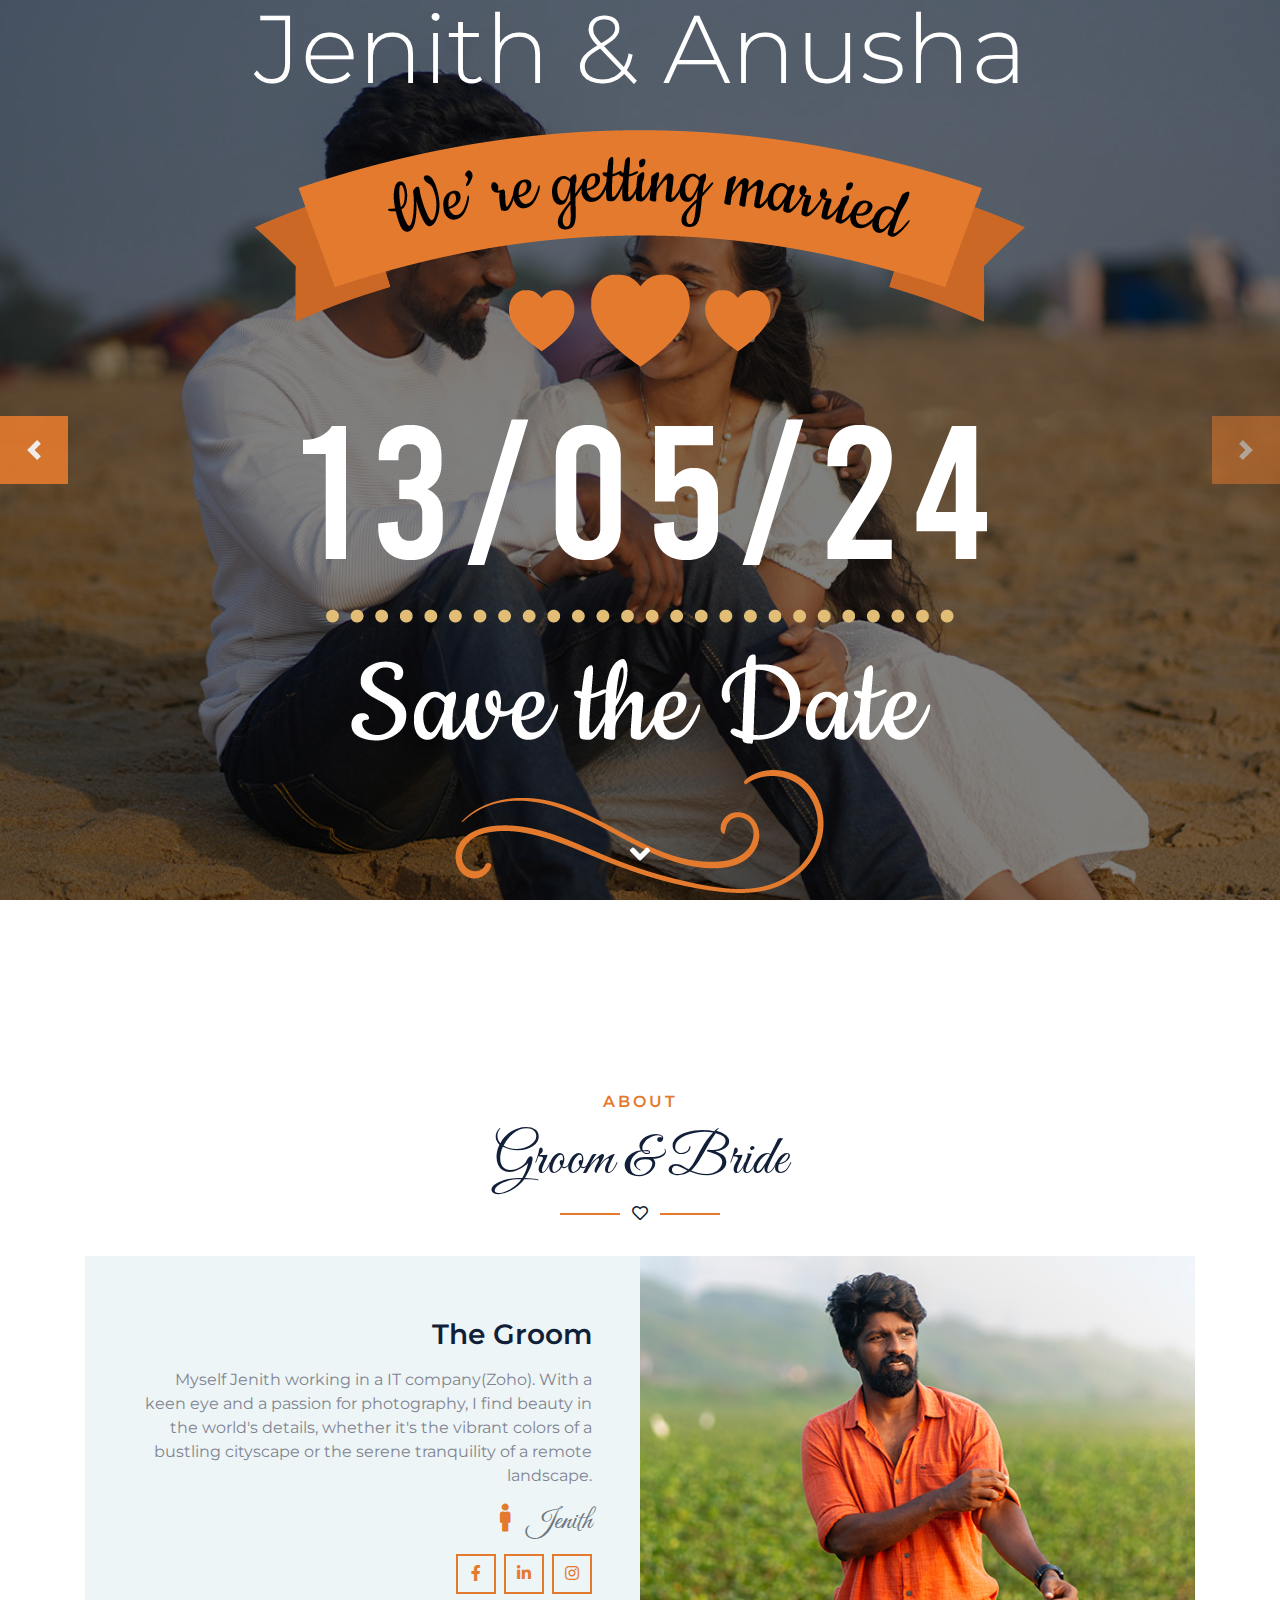
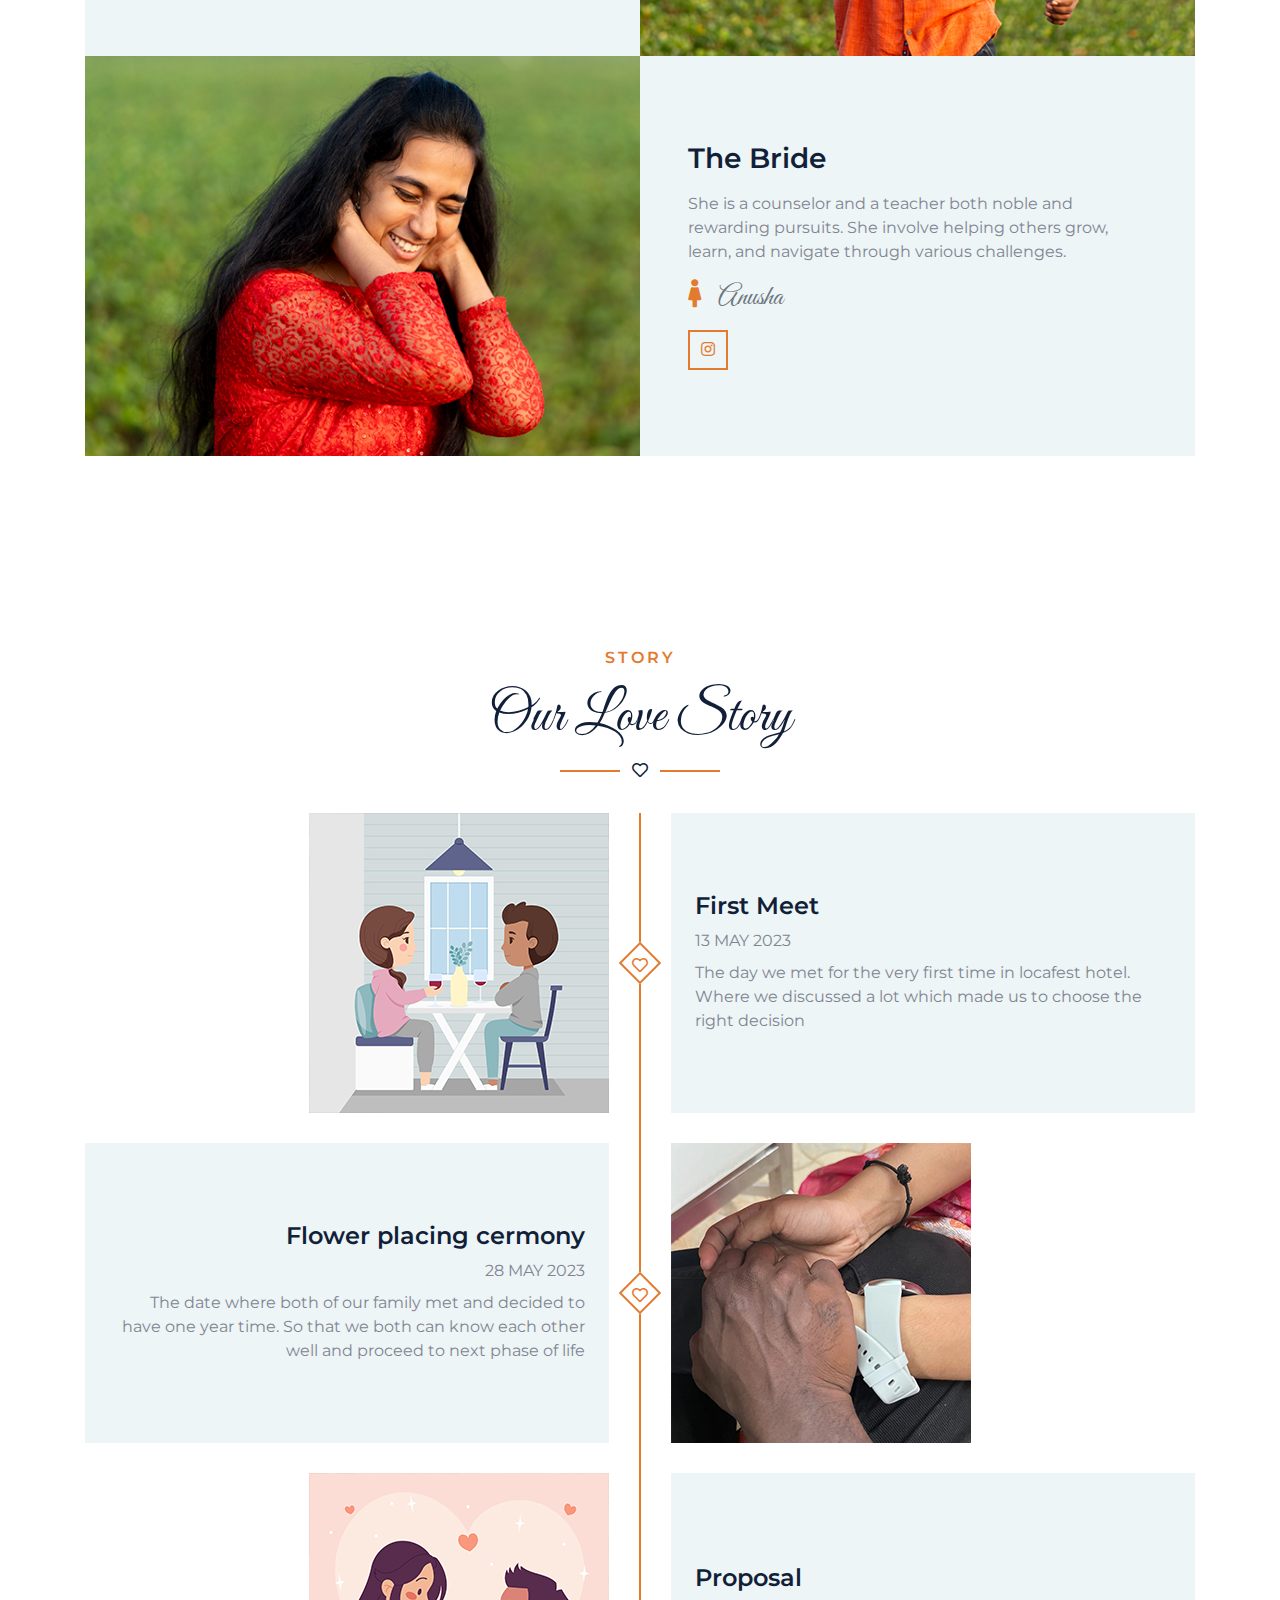
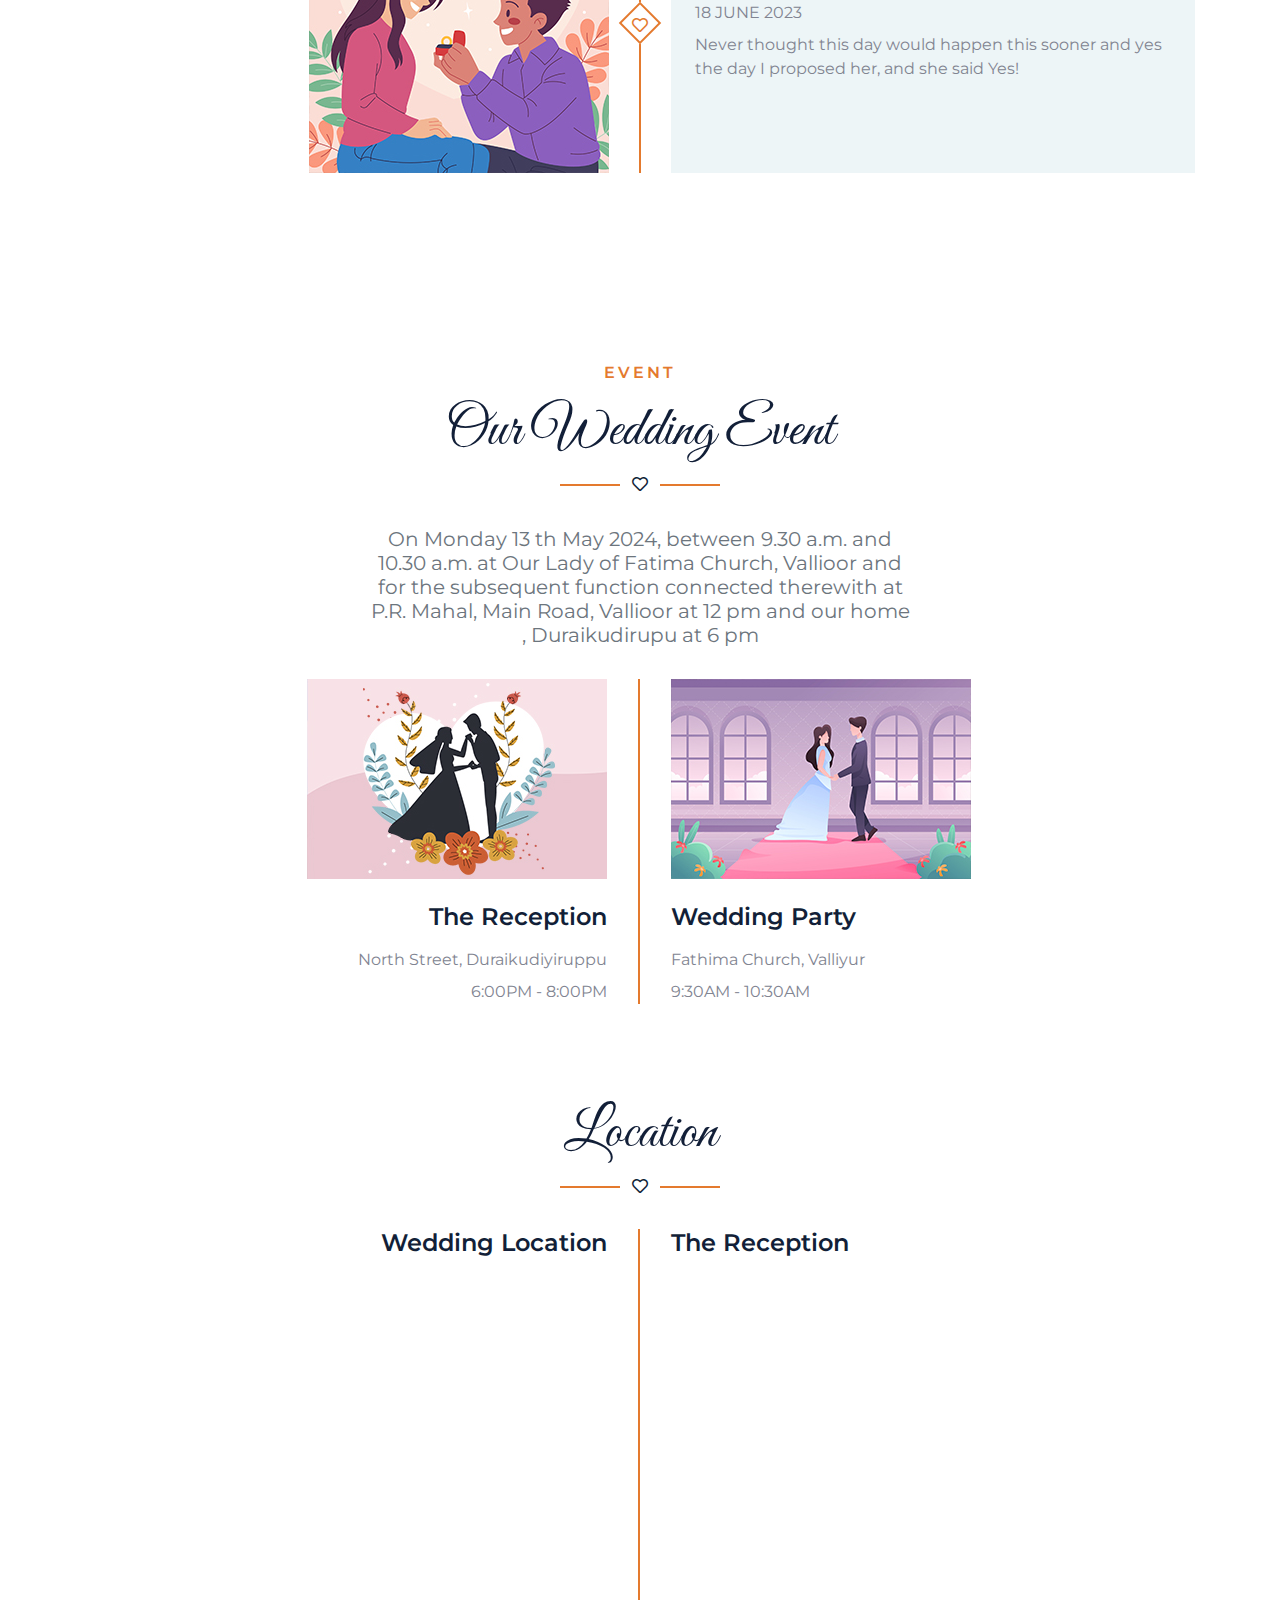
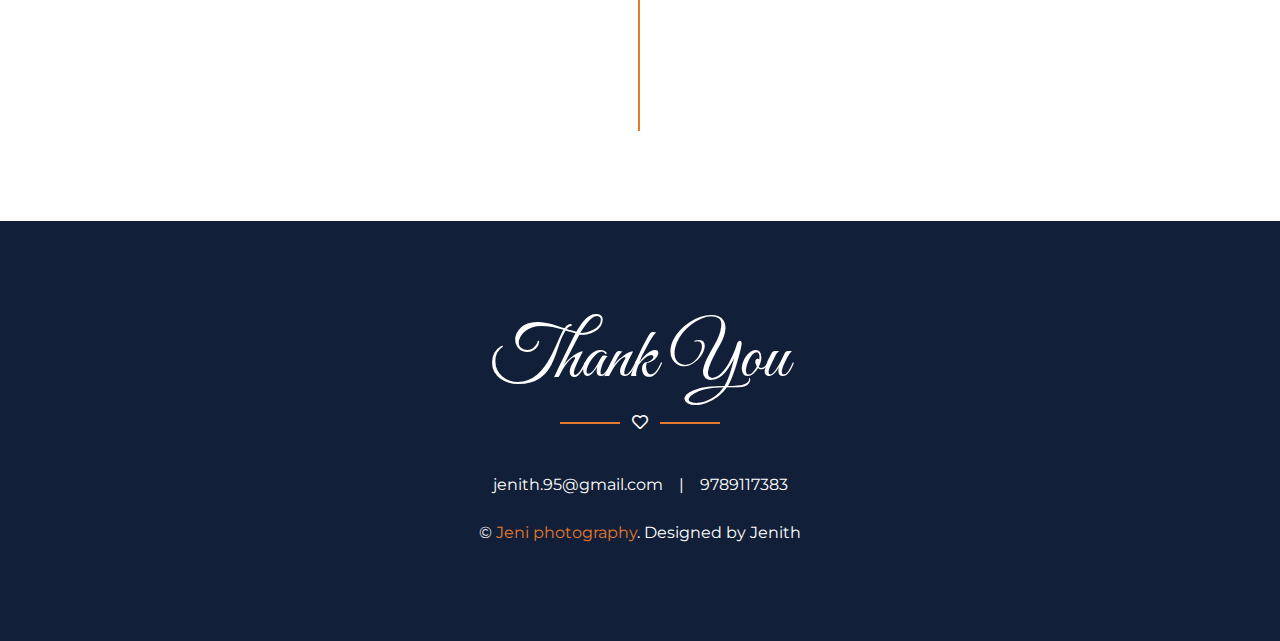
<file: index.html>
<!DOCTYPE html>
<html lang="en">

<head>
    <meta charset="utf-8">
    <title>Jenith &amp; Anusha</title>
    <meta content="width=device-width, initial-scale=1.0" name="viewport">
    <meta content="Anu and Jenith" name="keywords">
    <meta content="Anu and Jenith" name="description">
	<meta property="fb:app_id" content="Anu and Jenith" />
<meta property="og:type" content="website" />
<meta property="og:url"  content="https://jenith95.github.io/jenithandanusha/" />
<meta property="og:title" content="Anu and Jenith" />
<meta property="og:description" content="Wedding invitation of Anu and Jenith" />
<meta property="og:image" content="https://jenith95.github.io/jenithandanusha/img/us.jpg" />	
<meta property="og:image:alt" content="https://jenith95.github.io/jenithandanusha/img/carousel-1.jpg">	

    <!-- Favicon -->
    <link href="img/favicon.ico" rel="icon">

    <!-- Google Web Fonts -->
    <link rel="preconnect" href="https://fonts.gstatic.com">
    <link href="https://fonts.googleapis.com/css2?family=Great+Vibes&family=Montserrat:wght@400;600&display=swap" rel="stylesheet"> <link rel="preconnect" href="https://fonts.googleapis.com">
<link rel="preconnect" href="https://fonts.gstatic.com" crossorigin>
<link href="https://fonts.googleapis.com/css2?family=Allura&display=swap" rel="stylesheet">

    <!-- Font Awesome -->
    <link href="https://cdnjs.cloudflare.com/ajax/libs/font-awesome/5.10.0/css/all.min.css" rel="stylesheet">

    <!-- Libraries Stylesheet -->
    <link href="lib/owlcarousel/assets/owl.carousel.min.css" rel="stylesheet">
    <link href="lib/lightbox/css/lightbox.min.css" rel="stylesheet">

    <!-- Customized Bootstrap Stylesheet -->
    <link href="css/style.css" rel="stylesheet">
</head>

<body data-spy="scroll" data-target=".navbar" data-offset="51">
    <!-- Navbar Start -->
    <nav class="navbar fixed-top shadow-sm navbar-expand-lg bg-dark navbar-dark py-3 py-lg-0 px-lg-5">
        <a href="index.html" class="navbar-brand d-block d-lg-none">
            <h1 class="font-tirtry text-white mb-n2">Jenith <span class="text-primary">&amp;</span> Anusha</h1>
        </a>
        <button type="button" class="navbar-toggler" data-toggle="collapse" data-target="#navbarCollapse">
            <span class="navbar-toggler-icon"></span>
        </button>
        <div class="collapse navbar-collapse justify-content-between" id="navbarCollapse">
            <div class="navbar-nav ml-auto py-0">
                <a href="#home" class="nav-item nav-link active">Home</a>
                <a href="#about" class="nav-item nav-link">About</a>
                <a href="#story" class="nav-item nav-link">Story</a>
            </div>
            <a href="index.html" class="navbar-brand mx-5 d-none d-lg-block">
                <h1 class="font-tirtry text-white mb-n2">Jenith <span class="text-primary">&</span> Anusha</h1>
            </a>
            <div class="navbar-nav mr-auto py-0">
                <a href="#event" class="nav-item nav-link">Event</a>
                <a href="#location" class="nav-item nav-link">Location</a>
                <a href="#contact" class="nav-item nav-link">Contact</a>
            </div>
        </div>
    </nav>
    <!-- Navbar End -->


    <!-- Carousel Start -->
    <div class="container-fluid p-0 mb-5 pb-5" id="home">
        <div id="header-carousel" class="carousel slide carousel-fade" data-ride="carousel">
            <div class="carousel-inner">
                <div class="carousel-item position-relative active" style="height: 100vh; min-height: 400px;">
                    <img class="position-absolute w-100 h-100" src="img/carousel-1.jpg" style="object-fit: cover;">
                    <div class="carousel-caption d-flex flex-column align-items-center justify-content-center">
                        <div class="p-3" style="max-width: 900px;">
                            <h1 class="display-1 font-tirtry text-white mt-n3 mb-md-4">Jenith &amp; Anusha</h1>
							<img src="img/savethedaye2.png" alt="savethedate" class="savethedae">
<!--
                            <div class="d-inline-block border-top border-bottom border-light py-3 px-4">
                                <h3 class="text-uppercase font-weight-normal text-white m-0" style="letter-spacing: 2px;">May 13 2024</h3>
                            </div>
-->
                        </div>
                    </div>
                </div>
                <div class="carousel-item position-relative" style="height: 100vh; min-height: 400px;">
                    <img class="position-absolute w-100 h-100" src="img/carousel-2.jpg" style="object-fit: cover;">
                    <div class="carousel-caption d-flex flex-column align-items-center justify-content-center">
                        <div class="p-3" style="max-width: 900px;">
                            <h1 class="display-1 font-tirtry text-white mt-n3 mb-md-4">Jenith &amp; Anusha</h1>
							<img src="img/savethedaye2.png" alt="savethedate" class="savethedae">
                        </div>
                    </div>
                </div>
            </div>
            <a class="carousel-control-prev justify-content-start" href="#header-carousel" data-slide="prev">
                <div class="btn btn-primary px-0" style="width: 68px; height: 68px;">
                    <span class="carousel-control-prev-icon mt-3"></span>
                </div>
            </a>
            <a class="carousel-control-next justify-content-end" href="#header-carousel" data-slide="next">
                <div class="btn btn-primary px-0" style="width: 68px; height: 68px;">
                    <span class="carousel-control-next-icon mt-3"></span>
                </div>
            </a>
        </div>
    </div>
    <!-- Carousel End -->


    <!-- Video Modal Start -->
    <div class="modal fade" id="videoModal" tabindex="-1" role="dialog" aria-labelledby="exampleModalLabel" aria-hidden="true">
        <div class="modal-dialog" role="document">
            <div class="modal-content">
                <div class="modal-body">
                    <button type="button" class="close" data-dismiss="modal" aria-label="Close">
                        <span aria-hidden="true">&times;</span>
                    </button>        
                    <!-- 16:9 aspect ratio -->
                    <div class="embed-responsive embed-responsive-16by9">
                        <iframe class="embed-responsive-item" src="" id="video"  allowscriptaccess="always" allow="autoplay"></iframe>
                    </div>
                </div>
            </div>
        </div>
    </div>
    <!-- Video Modal End -->


    <!-- About Start -->
    <div class="container-fluid py-5" id="about">
        <div class="container py-5">
            <div class="section-title position-relative text-center">
                <h6 class="text-uppercase text-primary mb-3" style="letter-spacing: 3px;">About</h6>
                <h1 class="font-secondary display-4">Groom & Bride</h1>
                <i class="far fa-heart text-dark"></i>
            </div>
            <div class="row m-0 mb-4 mb-md-0 pb-2 pb-md-0">
                <div class="col-md-6 p-0 text-center text-md-right">
                    <div class="h-100 d-flex flex-column justify-content-center bg-secondary p-5">
                        <h3 class="mb-3">The Groom</h3>
                        <p>Myself Jenith working in a IT company(Zoho). With a keen eye and a passion for photography, I find beauty in the world's details, whether it's the vibrant colors of a bustling cityscape or the serene tranquility of a remote landscape.</p>
                        <h3 class="font-secondary font-weight-normal text-muted mb-3"><i class="fa fa-male text-primary pr-3"></i>Jenith</h3>
                        <div class="position-relative">
                            <a class="btn btn-outline-primary btn-square mr-1" href="https://www.facebook.com/hans.jenith"><i class="fab fa-facebook-f"></i></a>
                            <a class="btn btn-outline-primary btn-square mr-1" href="https://www.linkedin.com/in/hans-jenith-1304219a/"><i class="fab fa-linkedin-in"></i></a>
                            <a class="btn btn-outline-primary btn-square" href="https://www.instagram.com/jeni_photography_/"><i class="fab fa-instagram"></i></a>
                        </div>
                    </div>
                </div>
                <div class="col-md-6 p-0" style="min-height: 400px;">
                    <img class="position-absolute w-100 h-100" src="img/about-1.jpg" style="object-fit: cover;">
                </div>
            </div>
            <div class="row m-0">
                <div class="col-md-6 p-0" style="min-height: 400px;">
                    <img class="position-absolute w-100 h-100" src="img/about-2.jpg" style="object-fit: cover;">
                </div>
                <div class="col-md-6 p-0 text-center text-md-left">
                    <div class="h-100 d-flex flex-column justify-content-center bg-secondary p-5">
                        <h3 class="mb-3">The Bride</h3>
                        <p>She is a counselor and a teacher both noble and rewarding pursuits. She involve helping others grow, learn, and navigate through various challenges.</p>
                        <h3 class="font-secondary font-weight-normal text-muted mb-3"><i class="fa fa-female text-primary pr-3"></i>Anusha</h3>
                        <div class="position-relative">
                            <a class="btn btn-outline-primary btn-square" href="https://www.instagram.com/beautifulvictoryofficial/"><i class="fab fa-instagram"></i></a>
                        </div>
                    </div>
                </div>
            </div>
        </div>
    </div>
    <!-- About End -->


    <!-- Story Start -->
    <div class="container-fluid py-5" id="story">
        <div class="container pt-5 pb-3">
            <div class="section-title position-relative text-center">
                <h6 class="text-uppercase text-primary mb-3" style="letter-spacing: 3px;">Story</h6>
                <h1 class="font-secondary display-4">Our Love Story</h1>
                <i class="far fa-heart text-dark"></i>
            </div>
            <div class="container timeline position-relative p-0">
                <div class="row">
                    <div class="col-md-6 text-center text-md-right">
                        <img class="img-fluid mr-md-3" src="img/story-1.jpg" alt="">
                    </div>
                    <div class="col-md-6 text-center text-md-left">
                        <div class="h-100 d-flex flex-column justify-content-center bg-secondary p-4 ml-md-3">
                            <h4 class="mb-2">First Meet</h4>
                            <p class="text-uppercase mb-2">13 May 2023</p>
                            <p class="m-0">The day we met for the very first time in locafest hotel. Where we discussed a lot which made us to choose the right decision </p>
                        </div>
                    </div>
                </div>
                <div class="row">
                    <div class="col-md-6 text-center text-md-right">
                        <div class="h-100 d-flex flex-column justify-content-center bg-secondary p-4 mr-md-3">
                            <h4 class="mb-2">Flower placing cermony</h4>
                            <p class="text-uppercase mb-2">28 May 2023</p>
                            <p class="m-0">The date where both of our family met and decided to have one year time. So that we both can know each other well and proceed to next phase of life </p>
                        </div>
                    </div>
                    <div class="col-md-6 text-center text-md-left">
                        <img class="img-fluid ml-md-3" src="img/story-2.jpg" alt="">
                    </div>
                </div>
                <div class="row">
                    <div class="col-md-6 text-center text-md-right">
                        <img class="img-fluid mr-md-3" src="img/story-3.jpg" alt="">
                    </div>
                    <div class="col-md-6 text-center text-md-left">
                        <div class="h-100 d-flex flex-column justify-content-center bg-secondary p-4 ml-md-3">
                            <h4 class="mb-2">Proposal</h4>
                            <p class="text-uppercase mb-2">18 June 2023</p>
                            <p class="m-0">Never thought this day would happen this sooner and yes the day I proposed her, and she said Yes!</p>
                        </div>
                    </div>
                </div>
            </div>
        </div>
    </div>
    <!-- Story End -->


    <!-- Gallery Start -->
<!--
    <div class="container-fluid bg-gallery" id="gallery" style="padding: 120px 0; margin: 90px 0;">
        <div class="section-title position-relative text-center" style="margin-bottom: 120px;">
            <h6 class="text-uppercase text-primary mb-3" style="letter-spacing: 3px;">Gallery</h6>
            <h1 class="font-secondary display-4 text-white">Our Photo Gallery</h1>
            <i class="far fa-heart text-white"></i>
        </div>
        <div class="owl-carousel gallery-carousel">
            <div class="gallery-item">
                <img class="img-fluid w-100" src="img/gallery-1.jpg" alt="">
                <a href="img/gallery-1.jpg" data-lightbox="gallery">
                    <i class="fa fa-2x fa-plus text-white"></i>
                </a>
            </div>
            <div class="gallery-item">
                <img class="img-fluid w-100" src="img/gallery-2.jpg" alt="">
                <a href="img/gallery-2.jpg" data-lightbox="gallery">
                    <i class="fa fa-2x fa-plus text-white"></i>
                </a>
            </div>
            <div class="gallery-item">
                <img class="img-fluid w-100" src="img/gallery-3.jpg" alt="">
                <a href="img/gallery-3.jpg" data-lightbox="gallery">
                    <i class="fa fa-2x fa-plus text-white"></i>
                </a>
            </div>
            <div class="gallery-item">
                <img class="img-fluid w-100" src="img/gallery-4.jpg" alt="">
                <a href="img/gallery-4.jpg" data-lightbox="gallery">
                    <i class="fa fa-2x fa-plus text-white"></i>
                </a>
            </div>
            <div class="gallery-item">
                <img class="img-fluid w-100" src="img/gallery-5.jpg" alt="">
                <a href="img/gallery-5.jpg" data-lightbox="gallery">
                    <i class="fa fa-2x fa-plus text-white"></i>
                </a>
            </div>
            <div class="gallery-item">
                <img class="img-fluid w-100" src="img/gallery-6.jpg" alt="">
                <a href="img/gallery-6.jpg" data-lightbox="gallery">
                    <i class="fa fa-2x fa-plus text-white"></i>
                </a>
            </div>
        </div>
    </div>
-->
    <!-- Gallery End -->


    <!-- Event Start -->
    <div class="container-fluid py-5" id="event">
        <div class="container py-5">
            <div class="section-title position-relative text-center">
                <h6 class="text-uppercase text-primary mb-3" style="letter-spacing: 3px;">Event</h6>
                <h1 class="font-secondary display-4">Our Wedding Event</h1>
                <i class="far fa-heart text-dark"></i>
            </div>
            <div class="row justify-content-center">
                <div class="col-md-6 text-center">
                    <h5 class="font-weight-normal text-muted mb-3 pb-3">On Monday 13 th May 2024, between 9.30 a.m. and 10.30 a.m. at Our Lady of Fatima Church, Vallioor and for the subsequent function connected therewith at P.R. Mahal, Main Road, Vallioor at 12 pm and our home , Duraikudirupu at 6 pm</h5>
                </div>
            </div>
            <div class="row">
                <div class="col-md-6 border-right border-primary">
                    <div class="text-center text-md-right mr-md-3 mb-4 mb-md-0">
                        <img class="img-fluid mb-4" src="img/event-1.jpg" alt="">
                        <h4 class="mb-3">The Reception</h4>
                        <p class="mb-2">North Street, Duraikudiyiruppu</p>
                        <p class="mb-0">6:00PM - 8:00PM</p>
                    </div>
                </div>
                <div class="col-md-6">
                    <div class="text-center text-md-left ml-md-3">
                        <img class="img-fluid mb-4" src="img/event-2.jpg" alt="">
                        <h4 class="mb-3">Wedding Party</h4>
                        <p class="mb-2">Fathima Church, Valliyur</p>
                        <p class="mb-0">9:30AM - 10:30AM</p>
                    </div>
                </div>
            </div>
        </div>
    </div>
    <!-- Event End -->
	<div class="contain-fluid" id="location">
		<div class="container">
			<div class="section-title position-relative text-center">
                <h1 class="font-secondary display-4">Location</h1>
                <i class="far fa-heart text-dark"></i>
            </div>
			
			
            <div class="row">
                <div class="col-md-6 border-right border-primary">
                    <div class="text-center text-md-right mr-md-3 mb-4 mb-md-0">
                        <h4 class="mb-3">Wedding Location</h4>
						<iframe src="https://www.google.com/maps/embed?pb=!1m18!1m12!1m3!1d942.3748538301721!2d77.60769550404751!3d8.382131055205809!2m3!1f0!2f0!3f0!3m2!1i1024!2i768!4f13.1!3m3!1m2!1s0x3b046729d8b13a73%3A0x32e44cd3c9c124fc!2sOur%20Lady%20of%20Fatima%20Church%20%E2%80%93%20Vallioor!5e0!3m2!1sen!2sin!4v1713979994542!5m2!1sen!2sin" width="100%" height="450" style="border:0;" allowfullscreen="" loading="lazy" referrerpolicy="no-referrer-when-downgrade"></iframe>
                    </div>
                </div>
                <div class="col-md-6">
                    <div class="text-center text-md-left ml-md-3">
                        <h4 class="mb-3">The Reception</h4>
                        <iframe src="https://www.google.com/maps/embed?pb=!1m18!1m12!1m3!1d3947.5787375451346!2d77.68085537525971!3d8.344585649326156!2m3!1f0!2f0!3f0!3m2!1i1024!2i768!4f13.1!3m3!1m2!1s0x3b0463f8e5b303bd%3A0x82ba9cf7a58634ac!2sJKB%20shop!5e0!3m2!1sen!2sin!4v1713980209666!5m2!1sen!2sin" width="100%" height="450" style="border:0;" allowfullscreen="" loading="lazy" referrerpolicy="no-referrer-when-downgrade"></iframe>
                    </div>
                </div>
            </div>
		</div>
	</div>

    <!-- Footer Start -->
    <div class="container-fluid bg-dark text-white py-5" id="contact" style="margin-top: 90px;">
        <div class="container text-center py-5">
            <div class="section-title position-relative text-center">
                <h1 class="font-secondary display-3 text-white">Thank You</h1>
                <i class="far fa-heart text-white"></i>
            </div>
            <div class="d-flex justify-content-center py-2">
                <p class="text-white" href="#">jenith.95@gmail.com</p>
                <span class="px-3">|</span>
                <p class="text-white" href="#">9789117383</p>
            </div>
            <p class="m-0">&copy; <a class="text-primary" href="https://www.instagram.com/jeni_photography_/">Jeni photography</a>. Designed by Jenith
            </p>
        </div>
    </div>
    <!-- Footer End -->


    <!-- Scroll to Bottom -->
    <i class="fa fa-2x fa-angle-down text-white scroll-to-bottom"></i>

    <!-- Back to Top -->
    <a href="#" class="btn btn-lg btn-outline-primary btn-lg-square back-to-top"><i class="fa fa-angle-double-up"></i></a>


    <!-- JavaScript Libraries -->
    <script src="https://code.jquery.com/jquery-3.4.1.min.js"></script>
    <script src="https://stackpath.bootstrapcdn.com/bootstrap/4.4.1/js/bootstrap.bundle.min.js"></script>
    <script src="lib/easing/easing.min.js"></script>
    <script src="lib/waypoints/waypoints.min.js"></script>
    <script src="lib/owlcarousel/owl.carousel.min.js"></script>
    <script src="lib/isotope/isotope.pkgd.min.js"></script>
    <script src="lib/lightbox/js/lightbox.min.js"></script>

    <!-- Template Javascript -->
    <script src="js/main.js"></script>
</body>

</html>
</file>
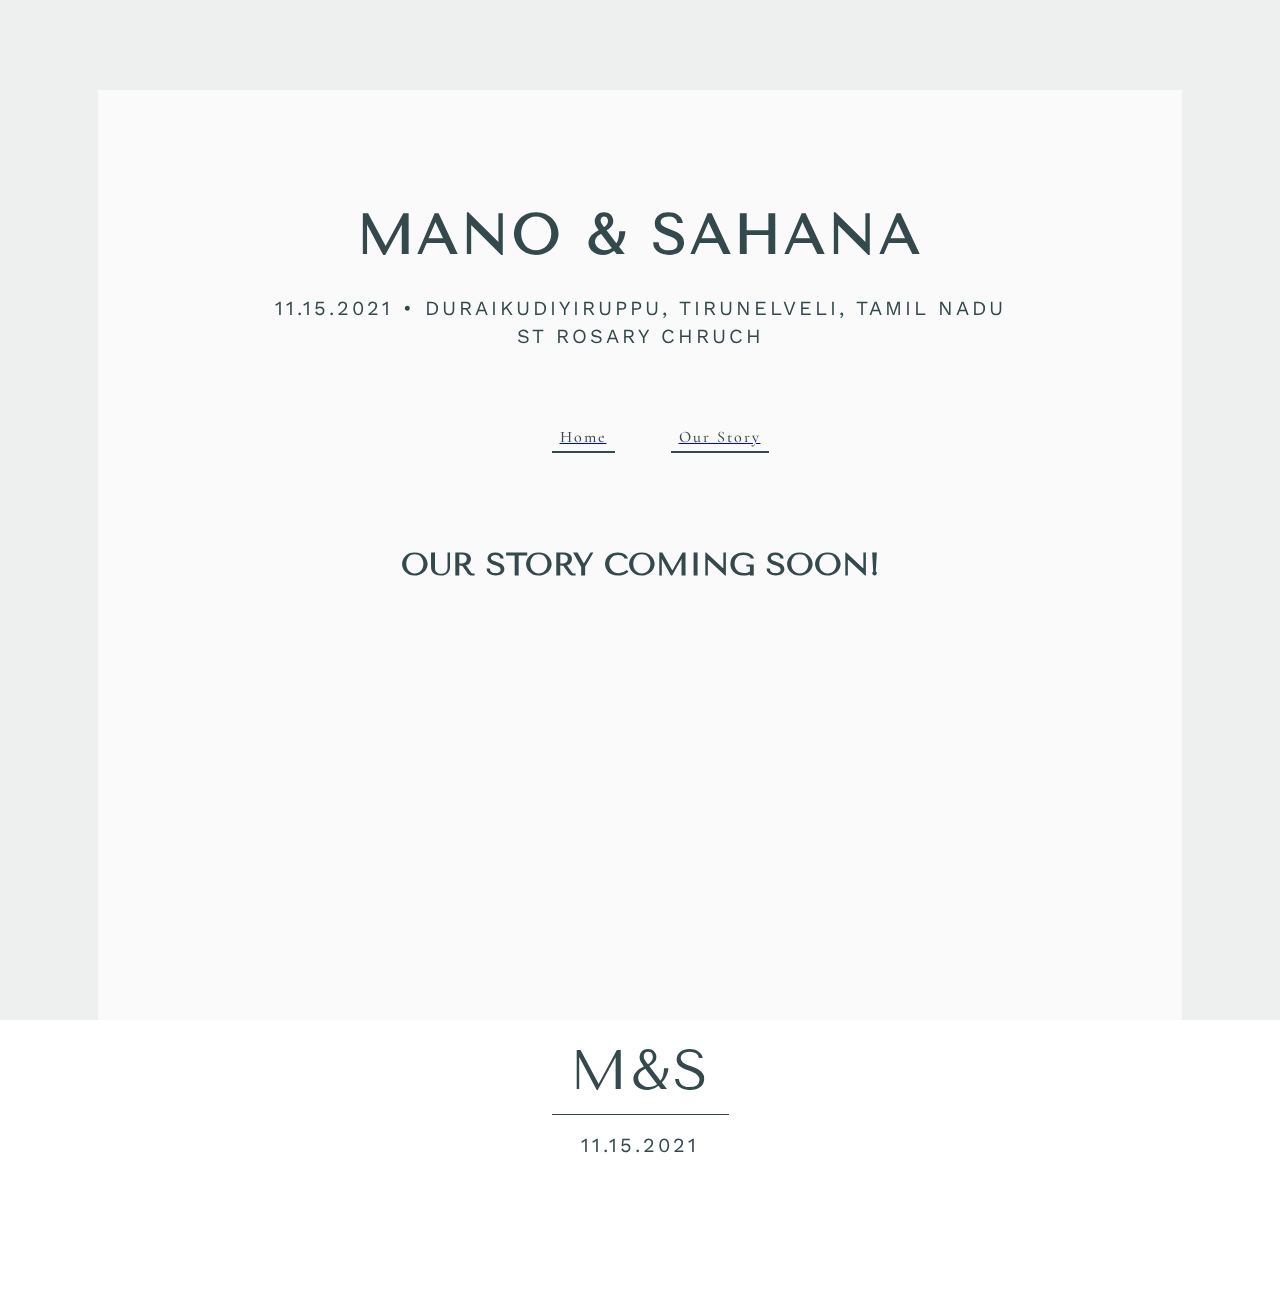
<file: our-story/index.html>
<!DOCTYPE html>
<html>

<head>
    <link rel="preconnect" href="https://fonts.googleapis.com" />
    <link rel="preconnect" href="https://fonts.gstatic.com" />
    <meta name="viewport" content="width=device-width" />
    <meta charSet="utf-8" />
    <title>Mano M and Sahana J&#x27;s Wedding Website</title>
    <meta name="description" content="Welcome to Mano M and Sahana J&#x27;s Wedding Website! View photos, directions, registry details and more at The Knot." />
    <link rel="canonical" href="https://www.theknot.com/us/mano-m-and-sahana-j-nov-2021" />
    <meta name="googlebot" content="noindex,nofollow" />
    <meta name="robots" content="noindex,nofollow" />
    <meta property="og:url" content="https://www.theknot.com/us/mano-m-and-sahana-j-nov-2021" />
    <meta property="og:title" content="Mano M and Sahana J&#x27;s Wedding Website" />
    <meta property="og:description" content="Welcome to Mano M and Sahana J&#x27;s Wedding Website! View photos, directions, registry details and more at The Knot." />
    <meta property="og:image" content="" />
    <meta property="og:type" content="website" />
    <meta name="next-head-count" content="13" />
    <link rel="preload" href="https://static.theknot.com/wws-guest-view/_next/static/pages/_app.f3a493ad7cd1be131c9c.css" as="style" />
    <link rel="stylesheet" href="https://static.theknot.com/wws-guest-view/_next/static/pages/_app.f3a493ad7cd1be131c9c.css" data-n-g="" /><noscript data-n-css=""></noscript>
</head>

<body>
    <div id="__next">
        <style data-emotion-css="1do91o6">
            .css-1do91o6 {
                background-color: rgba(255, 255, 255, 0.70);
                margin: 90px;
            }

            @media(max-width:768px) {
                .css-1do91o6 {
                    margin: 20px;
                }
            }

            @media(min-width:1920px) {
                .css-1do91o6 {
                    margin: 180px;
                }
            }

        </style>
        <div class="css-1do91o6">
            <link rel="stylesheet" href="https://fonts.googleapis.com/css2?family=Tenor+Sans:wght@400;600&amp;family=Work+Sans:wght@400&amp;family=Cormorant:wght@400;500&amp;display=swap" media="all" />
            <style data-emotion-css="o0yt7e">
                .css-o0yt7e {
                    background-image: url(https://media-api.xogrp.com/images/20f061eb-417d-4dc3-9f4e-ea4fd90580d4~rt_auto-rs_800.h?ordering=explicit);
                    background-color: #EEEFEF;
                    background-position: top center;
                    background-repeat: no-repeat;
                    background-size: cover;
                    bottom: 0;
                    left: 0;
                    position: fixed;
                    right: 0;
                    z-index: -1;
                    top: 56px;
                    bottom: -120px;
                    background-repeat: repeat-x;
                }

                @media (min-width:768px) {
                    .css-o0yt7e {
                        background-image: url(https://media-api.xogrp.com/images/8a8616ad-f742-432f-b737-c5af61d1b57f~rt_auto-rs_1200.h?ordering=explicit);
                    }
                }

                @media (min-width:1024px) {
                    .css-o0yt7e {
                        background-image: url(https://media-api.xogrp.com/images/8a8616ad-f742-432f-b737-c5af61d1b57f~rt_auto-rs_1600.h?ordering=explicit);
                    }
                }

                @media (min-width:1280px) {
                    .css-o0yt7e {
                        background-image: url(https://media-api.xogrp.com/images/8a8616ad-f742-432f-b737-c5af61d1b57f~rt_auto-rs_2000.h?ordering=explicit);
                    }
                }

                @media (min-resolution:144dpi),
                (-webkit-min-device-pixel-ratio:1.5) {
                    .css-o0yt7e {
                        background-image: url(https://media-api.xogrp.com/images/20f061eb-417d-4dc3-9f4e-ea4fd90580d4~rt_auto-rs_1200.h?ordering=explicit);
                    }
                }

                @media (min-resolution:144dpi) and (min-width:768px),
                (-webkit-min-device-pixel-ratio:1.5) and (min-width:768px) {
                    .css-o0yt7e {
                        background-image: url(https://media-api.xogrp.com/images/8a8616ad-f742-432f-b737-c5af61d1b57f~rt_auto-rs_1800.h?ordering=explicit);
                    }
                }

                @media (min-resolution:144dpi) and (min-width:1024px),
                (-webkit-min-device-pixel-ratio:1.5) and (min-width:1024px) {
                    .css-o0yt7e {
                        background-image: url(https://media-api.xogrp.com/images/8a8616ad-f742-432f-b737-c5af61d1b57f~rt_auto-rs_2400.h?ordering=explicit);
                    }
                }

                @media (min-resolution:144dpi) and (min-width:1280px),
                (-webkit-min-device-pixel-ratio:1.5) and (min-width:1280px) {
                    .css-o0yt7e {
                        background-image: url(https://media-api.xogrp.com/images/8a8616ad-f742-432f-b737-c5af61d1b57f~rt_auto-rs_3000.h?ordering=explicit);
                    }
                }

                @media (min-resolution:192dpi),
                (-webkit-min-device-pixel-ratio:2) {
                    .css-o0yt7e {
                        background-image: url(https://media-api.xogrp.com/images/20f061eb-417d-4dc3-9f4e-ea4fd90580d4~rt_auto-rs_1600.h?ordering=explicit);
                    }
                }

                @media (min-resolution:192dpi) and (min-width:768px),
                (-webkit-min-device-pixel-ratio:2) and (min-width:768px) {
                    .css-o0yt7e {
                        background-image: url(https://media-api.xogrp.com/images/8a8616ad-f742-432f-b737-c5af61d1b57f~rt_auto-rs_2400.h?ordering=explicit);
                    }
                }

                @media (min-resolution:192dpi) and (min-width:1024px),
                (-webkit-min-device-pixel-ratio:2) and (min-width:1024px) {
                    .css-o0yt7e {
                        background-image: url(https://media-api.xogrp.com/images/8a8616ad-f742-432f-b737-c5af61d1b57f~rt_auto-rs_3200.h?ordering=explicit);
                    }
                }

                @media (min-resolution:192dpi) and (min-width:1280px),
                (-webkit-min-device-pixel-ratio:2) and (min-width:1280px) {
                    .css-o0yt7e {
                        background-image: url(https://media-api.xogrp.com/images/8a8616ad-f742-432f-b737-c5af61d1b57f~rt_auto-rs_4000.h?ordering=explicit);
                    }
                }

                @media (min-width:768px) {
                    .css-o0yt7e {
                        top: 0;
                    }
                }

            </style>
            <div class="css-o0yt7e"></div>
            <style data-emotion-css="j3ls7m">
                .css-j3ls7m {
                    position: relative;
                    min-height: 100vh;
                    display: -webkit-box;
                    display: -webkit-flex;
                    display: -ms-flexbox;
                    display: flex;
                    -webkit-flex-direction: column;
                    -ms-flex-direction: column;
                    flex-direction: column;
                    -webkit-align-items: center;
                    -webkit-box-align: center;
                    -ms-flex-align: center;
                    align-items: center;
                }

            </style>
            <div class="css-j3ls7m">
                <style data-emotion-css="xdcd7r">
                    .css-xdcd7r {
                        height: 56px;
                        width: 100%;
                    }

                    @media (min-width:768px) {
                        .css-xdcd7r {
                            display: none;
                        }
                    }

                </style>
                <div class="css-xdcd7r"></div>
                <style data-emotion-css="1djtsgn">
                    @media (min-width:768px) {
                        .css-1djtsgn {
                            display: none;
                        }
                    }

                </style>
                <style data-emotion-css="u2s5or">
                    .css-u2s5or {
                        max-width: 100%;
                        max-height: 120px;
                        margin-bottom: 20px;
                        width: 100%;
                    }

                    @media (min-width:768px) {
                        .css-u2s5or {
                            display: none;
                        }
                    }

                </style>
                <style data-emotion-css="1u9renw">
                    .css-1u9renw {
                        padding: 0 4% 10px 4%;
                        text-align: center;
                        z-index: 1;
                    }

                    @media (min-width:768px) {
                        .css-1u9renw {
                            display: none;
                        }
                    }

                </style>
                <header class="css-1u9renw">
                    <style data-emotion-css="1noglgz">
                        .css-1noglgz {
                            line-height: 1;
                            font-family: Tenor Sans;
                            color: #34494C;
                            font-size: 56px;
                            text-transform: uppercase;
                            -webkit-letter-spacing: 3px;
                            -moz-letter-spacing: 3px;
                            -ms-letter-spacing: 3px;
                            letter-spacing: 3px;
                            margin: 16px 0;
                            padding-top: 100px;
                            padding-bottom: 20px;
                        }

                        @media (max-width:640px) {
                            .css-1noglgz {
                                font-size: calc(56px * 0.75);
                            }
                        }

                        @media(max-width:768px) {
                            .css-1noglgz {
                                padding-top: 40px;
                            }
                        }

                        @media(min-width:1920px) {
                            .css-1noglgz {
                                padding-top: 180px;
                            }
                        }

                    </style>
                    <h1 data-testid="header-couple-names" class="css-1noglgz">Mano &amp; Sahana</h1>
                    <style data-emotion-css="1n4dm6l">
                        .css-1n4dm6l {
                            line-height: 1;
                            font-family: Work Sans;
                            -webkit-letter-spacing: 3px;
                            -moz-letter-spacing: 3px;
                            -ms-letter-spacing: 3px;
                            letter-spacing: 3px;
                            color: #34494C;
                            font-size: 20px;
                            font-weight: normal;
                            text-transform: uppercase;
                            margin: 8px 0;
                        }

                        @media (max-width:640px) {
                            .css-1n4dm6l {
                                font-size: calc(20px * 0.75);
                            }
                        }

                    </style>
                    <div data-testid="header-wedding-date-location" class="css-1n4dm6l">15.11.2021 • Duraikudiyiruppu, Tirunelveli, Tamil Nadu</div>
                    <div data-testid="header-countdown" class="css-1n4dm6l">27 Days To Go!</div>
                </header>
                <style data-emotion-css="1jgbffo">
                    .css-1jgbffo {
                        display: none;
                    }

                    @media (min-width:768px) {
                        .css-1jgbffo {
                            display: block;
                        }
                    }

                </style>
                <style data-emotion-css="utffrj">
                    .css-utffrj {
                        max-width: 100%;
                        max-height: 120px;
                        margin-bottom: 20px;
                        width: 100%;
                        display: none;
                    }

                    @media (min-width:768px) {
                        .css-utffrj {
                            display: block;
                        }
                    }

                </style>
                <style data-emotion-css="nu7vgm">
                    .css-nu7vgm {
                        padding: 0 4% 10px 4%;
                        text-align: center;
                        z-index: 1;
                        display: none;
                    }

                    @media (min-width:768px) {
                        .css-nu7vgm {
                            display: block;
                        }
                    }

                </style>
                <header class="css-nu7vgm">
                    <h1 data-testid="header-couple-names" class="css-1noglgz">Mano &amp; Sahana</h1>
                    <div data-testid="header-wedding-date-location" class="css-1n4dm6l">11.15.2021 • Duraikudiyiruppu, Tirunelveli, Tamil Nadu</div>
                    <div data-testid="header-countdown" class="css-1n4dm6l">St Rosary Chruch</div>
                </header>
                <style data-emotion-css="1lsljyj">
                    .css-1lsljyj {
                        display: block;
                        height: 40px;
                        left: 8px;
                        margin: 0;
                        overflow: hidden;
                        position: fixed;
                        top: 8px;
                        width: 40px;
                        z-index: 19;
                    }

                    @media (min-width:768px) {
                        .css-1lsljyj {
                            display: none;
                        }
                    }

                </style>
                <div class="css-1lsljyj">
                    <style data-emotion-css="1tif6e3">
                        .css-1tif6e3 {
                            background: none;
                            border: none;
                            font-size: 10px;
                            height: 40px;
                            width: 40px;
                            border-radius: 3px;
                        }

                    </style><button class="css-1tif6e3">
                        <style data-emotion-css="17l34av">
                            .css-17l34av:before,
                            .css-17l34av:after {
                                background: #34494C;
                                box-shadow: 0 -10px 0 0 #34494C, 0 10px 0 0 #34494C;
                                content: '';
                                height: 3px;
                                left: 20%;
                                margin: 0 auto;
                                border-radius: 3px;
                                margin-top: -0.15em;
                                position: absolute;
                                top: 50%;
                                -webkit-transition: all 0.4s;
                                transition: all 0.4s;
                                width: 24px;
                            }

                        </style><span class="css-17l34av"></span>
                        <style data-emotion-css="1wkn33">
                            .css-1wkn33 {
                                border: 0;
                                -webkit-clip: rect(0 0 0 0);
                                clip: rect(0 0 0 0);
                                height: 1px;
                                margin: -1px;
                                overflow: hidden;
                                padding: 0;
                                position: absolute;
                                width: 1px;
                            }

                        </style><span class="css-1wkn33">Menu Button</span>
                    </button>
                </div>
                <style data-emotion-css="18qzw41">
                    .css-18qzw41 {
                        background-color: #EEEFEF;
                        height: 56px;
                        left: 0;
                        position: fixed;
                        top: 0;
                        width: 100%;
                        z-index: 18;
                    }

                    @media (min-width:768px) {
                        .css-18qzw41 {
                            display: none;
                        }
                    }

                </style>
                <div class="css-18qzw41">
                    <style data-emotion-css="60tu6i">
                        .css-60tu6i {
                            -webkit-align-items: center;
                            -webkit-box-align: center;
                            -ms-flex-align: center;
                            align-items: center;
                            display: -webkit-box;
                            display: -webkit-flex;
                            display: -ms-flexbox;
                            display: flex;
                            height: 56px;
                            -webkit-box-pack: center;
                            -webkit-justify-content: center;
                            -ms-flex-pack: center;
                            justify-content: center;
                            width: 100%;
                            font-family: Tenor Sans;
                            color: #34494C;
                            font-size: 32px;
                            font-weight: 600;
                            text-transform: uppercase;
                        }

                        @media (max-width:640px) {
                            .css-60tu6i {
                                font-size: calc(32px * 0.75);
                            }
                        }

                    </style>
                    <h2 class="css-60tu6i">M&amp;S</h2>
                </div>
                <style data-emotion-css="nn75jq">
                    .css-nn75jq {
                        height: 0;
                        background-color: #EEEFEF;
                        left: 0;
                        overflow: hidden;
                        position: fixed;
                        top: 0;
                        -webkit-transition: all 0.5s;
                        transition: all 0.5s;
                        width: 100%;
                        z-index: 18;
                    }

                    @media (min-width:768px) {
                        .css-nn75jq {
                            display: none;
                        }
                    }

                </style>
                <nav role="navigation" class="css-nn75jq">
                    <style data-emotion-css="nfosgx">
                        .css-nfosgx {
                            padding-top: 56px;
                            height: 100vh;
                            overflow-y: auto;
                        }

                    </style>
                    <div class="css-nfosgx">
                        <style data-emotion-css="xevap0">
                            .css-xevap0 {
                                display: -webkit-box;
                                display: -webkit-flex;
                                display: -ms-flexbox;
                                display: flex;
                                -webkit-flex-direction: column;
                                -ms-flex-direction: column;
                                flex-direction: column;
                                -webkit-align-items: center;
                                -webkit-box-align: center;
                                -ms-flex-align: center;
                                align-items: center;
                                list-style: none;
                                margin: 0;
                                padding: 0;
                            }

                        </style>
                        <ul class="css-xevap0">
                            <style data-emotion-css="1l6665z">
                                .css-1l6665z {
                                    text-align: center;
                                    width: 100%;
                                    padding: 8px;
                                }

                                .css-1l6665z:hover {
                                    background-color: rgba(52, 73, 76, 10%);
                                }

                            </style>
                            <li class="css-1l6665z">
                                <style data-emotion-css="12he7qw">
                                    .css-12he7qw {
                                        display: block;
                                        padding: 0;
                                        margin: 0;
                                    }

                                </style><a class="css-12he7qw" href="../index.html">
                                    <style data-emotion-css="1d9hlp3">
                                        .css-1d9hlp3 {
                                            font-family: Cormorant;
                                            -webkit-letter-spacing: 0px;
                                            -moz-letter-spacing: 0px;
                                            -ms-letter-spacing: 0px;
                                            letter-spacing: 0px;
                                            color: #34494C;
                                            font-size: 16px;
                                            font-weight: 500;
                                            text-transform: normal;
                                            border-bottom: 2px solid transparent;
                                            display: block;
                                            -webkit-letter-spacing: 2px;
                                            -moz-letter-spacing: 2px;
                                            -ms-letter-spacing: 2px;
                                            letter-spacing: 2px;
                                            line-height: 1;
                                            margin: 0 auto;
                                            padding: 8px 8px 6px;
                                            -webkit-text-decoration: none;
                                            text-decoration: none;
                                            -webkit-transition: all 0.25s;
                                            transition: all 0.25s;
                                            width: -webkit-fit-content;
                                            width: -moz-fit-content;
                                            width: fit-content;
                                            border-bottom: 2px solid #34494C;
                                        }

                                        @media (max-width:640px) {
                                            .css-1d9hlp3 {
                                                font-size: calc(16px * 0.875);
                                            }
                                        }

                                    </style><span class="css-n4eyqg">Home</span>
                                </a>
                            </li>
                            <li class="css-1l6665z"><a rel="nofollow" class="css-12he7qw" href="our-story/index.html">
                                    <style data-emotion-css="1ihzpf6">
                                        .css-1ihzpf6 {
                                            font-family: Cormorant;
                                            -webkit-letter-spacing: 0px;
                                            -moz-letter-spacing: 0px;
                                            -ms-letter-spacing: 0px;
                                            letter-spacing: 0px;
                                            color: #34494C;
                                            font-size: 16px;
                                            font-weight: 500;
                                            text-transform: normal;
                                            border-bottom: 2px solid transparent;
                                            display: block;
                                            -webkit-letter-spacing: 2px;
                                            -moz-letter-spacing: 2px;
                                            -ms-letter-spacing: 2px;
                                            letter-spacing: 2px;
                                            line-height: 1;
                                            margin: 0 auto;
                                            padding: 8px 8px 6px;
                                            -webkit-text-decoration: none;
                                            text-decoration: none;
                                            -webkit-transition: all 0.25s;
                                            transition: all 0.25s;
                                            width: -webkit-fit-content;
                                            width: -moz-fit-content;
                                            width: fit-content;
                                        }

                                        @media (max-width:640px) {
                                            .css-1ihzpf6 {
                                                font-size: calc(16px * 0.875);
                                            }
                                        }

                                    </style><span class="css-1ihzpf6">Our Story</span>
                                </a></li>
                        </ul>
                    </div>
                </nav>
                <style data-emotion-css="300rx2">
                    .css-300rx2 {
                        display: none;
                        margin-top: 25px;
                    }

                    @media (min-width:768px) {
                        .css-300rx2 {
                            display: block;
                        }
                    }

                </style>
                <nav class="css-300rx2">
                    <style data-emotion-css="1bpqnod">
                        .css-1bpqnod {
                            display: -webkit-box;
                            display: -webkit-flex;
                            display: -ms-flexbox;
                            display: flex;
                            -webkit-flex-wrap: wrap;
                            -ms-flex-wrap: wrap;
                            flex-wrap: wrap;
                            -webkit-box-pack: center;
                            -webkit-justify-content: center;
                            -ms-flex-pack: center;
                            justify-content: center;
                            margin: 0;
                            padding: 8px 16px;
                        }

                    </style>
                    <div class="css-1bpqnod">
                        <style data-emotion-css="16kcklx">
                            .css-16kcklx {
                                display: -webkit-box;
                                display: -webkit-flex;
                                display: -ms-flexbox;
                                display: flex;
                                -webkit-flex-wrap: wrap;
                                -ms-flex-wrap: wrap;
                                flex-wrap: wrap;
                                -webkit-box-pack: center;
                                -webkit-justify-content: center;
                                -ms-flex-pack: center;
                                justify-content: center;
                            }

                        </style>
                        <ul data-testid="desktop-nav-row-1" class="css-16kcklx">
                            <style data-emotion-css="haue6f">
                                .css-haue6f {
                                    display: inline-block;
                                    list-style: none;
                                    padding: 0 8px;
                                }

                            </style>
                            <li class="css-haue6f">
                                <style data-emotion-css="tv0uwv">
                                    .css-tv0uwv {
                                        margin: 0;
                                        padding: 8px 0;
                                    }

                                </style>
                                <style data-emotion-css="mg6isj">
                                    .css-mg6isj {
                                        display: block;
                                        padding: 0;
                                        margin: 0;
                                        margin: 0;
                                        padding: 8px 0;
                                    }

                                </style><a class="css-mg6isj" href="../index.html"><span class="css-1d9hlp3">Home</span></a>
                            </li>
                        </ul>
                        <ul data-testid="desktop-nav-row-2" class="css-16kcklx">
                            <li class="css-haue6f"><a rel="nofollow" class="css-mg6isj" href="our-story/index.html">
                                    <style data-emotion-css="n4eyqg">
                                        .css-n4eyqg {
                                            font-family: Cormorant;
                                            -webkit-letter-spacing: 0px;
                                            -moz-letter-spacing: 0px;
                                            -ms-letter-spacing: 0px;
                                            letter-spacing: 0px;
                                            color: #34494C;
                                            font-size: 16px;
                                            font-weight: 500;
                                            text-transform: normal;
                                            border-bottom: 2px solid transparent;
                                            display: block;
                                            -webkit-letter-spacing: 2px;
                                            -moz-letter-spacing: 2px;
                                            -ms-letter-spacing: 2px;
                                            letter-spacing: 2px;
                                            line-height: 1;
                                            margin: 0 auto;
                                            padding: 8px 8px 6px;
                                            -webkit-text-decoration: none;
                                            text-decoration: none;
                                            -webkit-transition: all 0.25s;
                                            transition: all 0.25s;
                                            width: -webkit-fit-content;
                                            width: -moz-fit-content;
                                            width: fit-content;
                                        }

                                        @media (max-width:640px) {
                                            .css-n4eyqg {
                                                font-size: calc(16px * 0.875);
                                            }
                                        }

                                        .css-n4eyqg:hover {
                                            color: #34494C;
                                            border-bottom: 2px solid rgba(52, 73, 76, 70%);
                                        }

                                    </style><span class="css-1d9hlp3">Our Story</span>
                                </a></li>
                        </ul>
                    </div>
                </nav>
<style data-emotion-css="iex2id">.css-iex2id{padding:16px 0;width:100%;}
    .css-17pgyzn {
    margin: 44px 0px 0px;
    text-align: center;
    font-family: "Tenor Sans";
    color: rgb(52, 73, 76);
    font-size: 32px;
    font-weight: 600;
    text-transform: uppercase;
}
                </style>
                <div class="css-iex2id"><h3 class="css-17pgyzn">Our Story coming soon!</h3></div>
            </div>
            <style data-emotion-css="rzmzie">
                .css-rzmzie {
                    -webkit-align-items: center;
                    -webkit-box-align: center;
                    -ms-flex-align: center;
                    align-items: center;
                    display: -webkit-box;
                    display: -webkit-flex;
                    display: -ms-flexbox;
                    display: flex;
                    -webkit-flex-direction: column;
                    -ms-flex-direction: column;
                    flex-direction: column;
                    -webkit-box-pack: end;
                    -webkit-justify-content: flex-end;
                    -ms-flex-pack: end;
                    justify-content: flex-end;
                    margin-top: auto;
                    position: relative;
                    width: 100%;
                }

            </style>
            <footer class="css-rzmzie">
                <style data-emotion-css="10xb0p9">
                    .css-10xb0p9 {
                        -webkit-letter-spacing: 3.4px;
                        -moz-letter-spacing: 3.4px;
                        -ms-letter-spacing: 3.4px;
                        letter-spacing: 3.4px;
                        line-height: 1;
                        margin: 52px auto;
                        text-align: center;
                        width: -webkit-fit-content;
                        width: -moz-fit-content;
                        width: fit-content;
                    }

                </style>
                <div class="css-10xb0p9">
                    <style data-emotion-css="1ysxmqc">
                        .css-1ysxmqc {
                            font-family: Tenor Sans;
                            color: #34494C;
                            font-size: 56px;
                            text-transform: uppercase;
                            -webkit-letter-spacing: 3px;
                            -moz-letter-spacing: 3px;
                            -ms-letter-spacing: 3px;
                            letter-spacing: 3px;
                            padding: 0 18px 16px;
                        }

                        @media (max-width:640px) {
                            .css-1ysxmqc {
                                font-size: calc(56px * 0.75);
                            }
                        }

                    </style>
                    <div class="css-1ysxmqc">M&amp;S</div>
                    <style data-emotion-css="zl9kt8">
                        .css-zl9kt8 {
                            border-top: 1px solid #34494C;
                            font-family: Work Sans;
                            -webkit-letter-spacing: 3px;
                            -moz-letter-spacing: 3px;
                            -ms-letter-spacing: 3px;
                            letter-spacing: 3px;
                            color: #34494C;
                            font-size: 20px;
                            font-weight: normal;
                            text-transform: uppercase;
                            padding: 20px 18px 0;
                        }

                        @media (max-width:640px) {
                            .css-zl9kt8 {
                                font-size: calc(20px * 0.75);
                            }
                        }

                    </style>
                    <div class="css-zl9kt8">11.15.2021</div>
                </div>
                <style data-emotion-css="156w1b0">
                    .css-156w1b0 {
                        width: 100%;
                        max-height: 120px;
                    }

                </style>
            </footer>
        </div>
    </div>
</body>

</html>
</file>
<file: css/style.css>
/******* Bootstrap Theming ********/
/*!
 * Bootstrap v4.5.3 (https://getbootstrap.com/)
 * Copyright 2011-2020 The Bootstrap Authors
 * Copyright 2011-2020 Twitter, Inc.
 * Licensed under MIT (https://github.com/twbs/bootstrap/blob/main/LICENSE)
 */
:root {
  --blue: #007bff;
  --indigo: #6610f2;
  --purple: #6f42c1;
  --pink: #e83e8c;
  --red: #dc3545;
  --orange: #fd7e14;
  --yellow: #ffc107;
  --green: #28a745;
  --teal: #20c997;
  --cyan: #17a2b8;
  --white: #fff;
  --gray: #6c757d;
  --gray-dark: #343a40;
  --primary: #E47A2E;
  --secondary: #EDF5F7;
  --success: #28a745;
  --info: #17a2b8;
  --warning: #ffc107;
  --danger: #dc3545;
  --light: #FFFFFF;
  --dark: #121F38;
  --breakpoint-xs: 0;
  --breakpoint-sm: 576px;
  --breakpoint-md: 768px;
  --breakpoint-lg: 992px;
  --breakpoint-xl: 1200px;
  --font-family-sans-serif: "Montserrat", sans-serif;
  --font-family-monospace: SFMono-Regular, Menlo, Monaco, Consolas, "Liberation Mono", "Courier New", monospace;
}

*,
*::before,
*::after {
  box-sizing: border-box;
}

html {
  font-family: sans-serif;
  line-height: 1.15;
  -webkit-text-size-adjust: 100%;
  -webkit-tap-highlight-color: rgba(0, 0, 0, 0);
}

article, aside, figcaption, figure, footer, header, hgroup, main, nav, section {
  display: block;
}

body {
  margin: 0;
  font-family: "Montserrat", sans-serif;
  font-size: 1rem;
  font-weight: 400;
  line-height: 1.5;
  color: #818491;
  text-align: left;
  background-color: #FFFFFF;
}

[tabindex="-1"]:focus:not(:focus-visible) {
  outline: 0 !important;
}

hr {
  box-sizing: content-box;
  height: 0;
  overflow: visible;
}

h1, h2, h3, h4, h5, h6 {
  margin-top: 0;
  margin-bottom: 0.5rem;
}

p {
  margin-top: 0;
  margin-bottom: 1rem;
}

abbr[title],
abbr[data-original-title] {
  text-decoration: underline;
  text-decoration: underline dotted;
  cursor: help;
  border-bottom: 0;
  text-decoration-skip-ink: none;
}

address {
  margin-bottom: 1rem;
  font-style: normal;
  line-height: inherit;
}

ol,
ul,
dl {
  margin-top: 0;
  margin-bottom: 1rem;
}

ol ol,
ul ul,
ol ul,
ul ol {
  margin-bottom: 0;
}

dt {
  font-weight: 700;
}

dd {
  margin-bottom: .5rem;
  margin-left: 0;
}

blockquote {
  margin: 0 0 1rem;
}

b,
strong {
  font-weight: bolder;
}

small {
  font-size: 80%;
}

sub,
sup {
  position: relative;
  font-size: 75%;
  line-height: 0;
  vertical-align: baseline;
}

sub {
  bottom: -.25em;
}

sup {
  top: -.5em;
}

a {
  color: #E47A2E;
  text-decoration: none;
  background-color: transparent;
}

a:hover {
  color: #af5617;
  text-decoration: underline;
}

a:not([href]):not([class]) {
  color: inherit;
  text-decoration: none;
}

a:not([href]):not([class]):hover {
  color: inherit;
  text-decoration: none;
}

pre,
code,
kbd,
samp {
  font-family: SFMono-Regular, Menlo, Monaco, Consolas, "Liberation Mono", "Courier New", monospace;
  font-size: 1em;
}

pre {
  margin-top: 0;
  margin-bottom: 1rem;
  overflow: auto;
  -ms-overflow-style: scrollbar;
}

figure {
  margin: 0 0 1rem;
}

img {
  vertical-align: middle;
  border-style: none;
}

svg {
  overflow: hidden;
  vertical-align: middle;
}

table {
  border-collapse: collapse;
}

caption {
  padding-top: 0.75rem;
  padding-bottom: 0.75rem;
  color: #6c757d;
  text-align: left;
  caption-side: bottom;
}

th {
  text-align: inherit;
  text-align: -webkit-match-parent;
}

label {
  display: inline-block;
  margin-bottom: 0.5rem;
}

button {
  border-radius: 0;
}

button:focus {
  outline: 1px dotted;
  outline: 5px auto -webkit-focus-ring-color;
}

input,
button,
select,
optgroup,
textarea {
  margin: 0;
  font-family: inherit;
  font-size: inherit;
  line-height: inherit;
}

button,
input {
  overflow: visible;
}

button,
select {
  text-transform: none;
}

[role="button"] {
  cursor: pointer;
}

select {
  word-wrap: normal;
}

button,
[type="button"],
[type="reset"],
[type="submit"] {
  -webkit-appearance: button;
}

button:not(:disabled),
[type="button"]:not(:disabled),
[type="reset"]:not(:disabled),
[type="submit"]:not(:disabled) {
  cursor: pointer;
}

button::-moz-focus-inner,
[type="button"]::-moz-focus-inner,
[type="reset"]::-moz-focus-inner,
[type="submit"]::-moz-focus-inner {
  padding: 0;
  border-style: none;
}

input[type="radio"],
input[type="checkbox"] {
  box-sizing: border-box;
  padding: 0;
}

textarea {
  overflow: auto;
  resize: vertical;
}

fieldset {
  min-width: 0;
  padding: 0;
  margin: 0;
  border: 0;
}

legend {
  display: block;
  width: 100%;
  max-width: 100%;
  padding: 0;
  margin-bottom: .5rem;
  font-size: 1.5rem;
  line-height: inherit;
  color: inherit;
  white-space: normal;
}

@media (max-width: 1200px) {
  legend {
    font-size: calc(1.275rem + 0.3vw) ;
  }
}

progress {
  vertical-align: baseline;
}

[type="number"]::-webkit-inner-spin-button,
[type="number"]::-webkit-outer-spin-button {
  height: auto;
}

[type="search"] {
  outline-offset: -2px;
  -webkit-appearance: none;
}

[type="search"]::-webkit-search-decoration {
  -webkit-appearance: none;
}

::-webkit-file-upload-button {
  font: inherit;
  -webkit-appearance: button;
}

output {
  display: inline-block;
}

summary {
  display: list-item;
  cursor: pointer;
}

template {
  display: none;
}

[hidden] {
  display: none !important;
}

h1, h2, h3, h4, h5, h6,
.h1, .h2, .h3, .h4, .h5, .h6 {
  margin-bottom: 0.5rem;
  font-weight: 600;
  line-height: 1.2;
  color: #121F38;
}

h1, .h1 {
  font-size: 2.5rem;
}

@media (max-width: 1200px) {
  h1, .h1 {
    font-size: calc(1.375rem + 1.5vw) ;
  }
}

h2, .h2 {
  font-size: 2rem;
}

@media (max-width: 1200px) {
  h2, .h2 {
    font-size: calc(1.325rem + 0.9vw) ;
  }
}

h3, .h3 {
  font-size: 1.75rem;
}

@media (max-width: 1200px) {
  h3, .h3 {
    font-size: calc(1.3rem + 0.6vw) ;
  }
}

h4, .h4 {
  font-size: 1.5rem;
}

@media (max-width: 1200px) {
  h4, .h4 {
    font-size: calc(1.275rem + 0.3vw) ;
  }
}

h5, .h5 {
  font-size: 1.25rem;
}

h6, .h6 {
  font-size: 1rem;
}

.lead {
  font-size: 1.25rem;
  font-weight: 300;
}

.display-1 {
  font-size: 6rem;
  font-weight: 300;
  line-height: 1.2;
}

@media (max-width: 1200px) {
  .display-1 {
    font-size: calc(1.725rem + 5.7vw) ;
  }
}

.display-2 {
  font-size: 5.5rem;
  font-weight: 300;
  line-height: 1.2;
}

@media (max-width: 1200px) {
  .display-2 {
    font-size: calc(1.675rem + 5.1vw) ;
  }
}

.display-3 {
  font-size: 4.5rem;
  font-weight: 300;
  line-height: 1.2;
}

@media (max-width: 1200px) {
  .display-3 {
    font-size: calc(1.575rem + 3.9vw) ;
  }
}

.display-4 {
  font-size: 3.5rem;
  font-weight: 300;
  line-height: 1.2;
}

@media (max-width: 1200px) {
  .display-4 {
    font-size: calc(1.475rem + 2.7vw) ;
  }
}

hr {
  margin-top: 1rem;
  margin-bottom: 1rem;
  border: 0;
  border-top: 2px solid rgba(0, 0, 0, 0.1);
}

small,
.small {
  font-size: 80%;
  font-weight: 400;
}

mark,
.mark {
  padding: 0.2em;
  background-color: #fcf8e3;
}

.list-unstyled {
  padding-left: 0;
  list-style: none;
}

.list-inline {
  padding-left: 0;
  list-style: none;
}

.list-inline-item {
  display: inline-block;
}

.list-inline-item:not(:last-child) {
  margin-right: 0.5rem;
}

.initialism {
  font-size: 90%;
  text-transform: uppercase;
}

.blockquote {
  margin-bottom: 1rem;
  font-size: 1.25rem;
}

.blockquote-footer {
  display: block;
  font-size: 80%;
  color: #6c757d;
}

.blockquote-footer::before {
  content: "\2014\00A0";
}

.img-fluid {
  max-width: 100%;
  height: auto;
}

.img-thumbnail {
  padding: 0.25rem;
  background-color: #FFFFFF;
  border: 2px solid #dee2e6;
  max-width: 100%;
  height: auto;
}

.figure {
  display: inline-block;
}

.figure-img {
  margin-bottom: 0.5rem;
  line-height: 1;
}

.figure-caption {
  font-size: 90%;
  color: #6c757d;
}

code {
  font-size: 87.5%;
  color: #e83e8c;
  word-wrap: break-word;
}

a > code {
  color: inherit;
}

kbd {
  padding: 0.2rem 0.4rem;
  font-size: 87.5%;
  color: #fff;
  background-color: #212529;
}

kbd kbd {
  padding: 0;
  font-size: 100%;
  font-weight: 700;
}

pre {
  display: block;
  font-size: 87.5%;
  color: #212529;
}

pre code {
  font-size: inherit;
  color: inherit;
  word-break: normal;
}

.pre-scrollable {
  max-height: 340px;
  overflow-y: scroll;
}

.container,
.container-fluid,
.container-sm,
.container-md,
.container-lg,
.container-xl {
  width: 100%;
  padding-right: 15px;
  padding-left: 15px;
  margin-right: auto;
  margin-left: auto;
}

@media (min-width: 576px) {
  .container, .container-sm {
    max-width: 540px;
  }
}

@media (min-width: 768px) {
  .container, .container-sm, .container-md {
    max-width: 720px;
  }
}

@media (min-width: 992px) {
  .container, .container-sm, .container-md, .container-lg {
    max-width: 960px;
  }
}

@media (min-width: 1200px) {
  .container, .container-sm, .container-md, .container-lg, .container-xl {
    max-width: 1140px;
  }
}

.row {
  display: flex;
  flex-wrap: wrap;
  margin-right: -15px;
  margin-left: -15px;
}

.no-gutters {
  margin-right: 0;
  margin-left: 0;
}

.no-gutters > .col,
.no-gutters > [class*="col-"] {
  padding-right: 0;
  padding-left: 0;
}

.col-1, .col-2, .col-3, .col-4, .col-5, .col-6, .col-7, .col-8, .col-9, .col-10, .col-11, .col-12, .col,
.col-auto, .col-sm-1, .col-sm-2, .col-sm-3, .col-sm-4, .col-sm-5, .col-sm-6, .col-sm-7, .col-sm-8, .col-sm-9, .col-sm-10, .col-sm-11, .col-sm-12, .col-sm,
.col-sm-auto, .col-md-1, .col-md-2, .col-md-3, .col-md-4, .col-md-5, .col-md-6, .col-md-7, .col-md-8, .col-md-9, .col-md-10, .col-md-11, .col-md-12, .col-md,
.col-md-auto, .col-lg-1, .col-lg-2, .col-lg-3, .col-lg-4, .col-lg-5, .col-lg-6, .col-lg-7, .col-lg-8, .col-lg-9, .col-lg-10, .col-lg-11, .col-lg-12, .col-lg,
.col-lg-auto, .col-xl-1, .col-xl-2, .col-xl-3, .col-xl-4, .col-xl-5, .col-xl-6, .col-xl-7, .col-xl-8, .col-xl-9, .col-xl-10, .col-xl-11, .col-xl-12, .col-xl,
.col-xl-auto {
  position: relative;
  width: 100%;
  padding-right: 15px;
  padding-left: 15px;
}

.col {
  flex-basis: 0;
  flex-grow: 1;
  max-width: 100%;
}

.row-cols-1 > * {
  flex: 0 0 100%;
  max-width: 100%;
}

.row-cols-2 > * {
  flex: 0 0 50%;
  max-width: 50%;
}

.row-cols-3 > * {
  flex: 0 0 33.33333%;
  max-width: 33.33333%;
}

.row-cols-4 > * {
  flex: 0 0 25%;
  max-width: 25%;
}

.row-cols-5 > * {
  flex: 0 0 20%;
  max-width: 20%;
}

.row-cols-6 > * {
  flex: 0 0 16.66667%;
  max-width: 16.66667%;
}

.col-auto {
  flex: 0 0 auto;
  width: auto;
  max-width: 100%;
}

.col-1 {
  flex: 0 0 8.33333%;
  max-width: 8.33333%;
}

.col-2 {
  flex: 0 0 16.66667%;
  max-width: 16.66667%;
}

.col-3 {
  flex: 0 0 25%;
  max-width: 25%;
}

.col-4 {
  flex: 0 0 33.33333%;
  max-width: 33.33333%;
}

.col-5 {
  flex: 0 0 41.66667%;
  max-width: 41.66667%;
}

.col-6 {
  flex: 0 0 50%;
  max-width: 50%;
}

.col-7 {
  flex: 0 0 58.33333%;
  max-width: 58.33333%;
}

.col-8 {
  flex: 0 0 66.66667%;
  max-width: 66.66667%;
}

.col-9 {
  flex: 0 0 75%;
  max-width: 75%;
}

.col-10 {
  flex: 0 0 83.33333%;
  max-width: 83.33333%;
}

.col-11 {
  flex: 0 0 91.66667%;
  max-width: 91.66667%;
}

.col-12 {
  flex: 0 0 100%;
  max-width: 100%;
}

.order-first {
  order: -1;
}

.order-last {
  order: 13;
}

.order-0 {
  order: 0;
}

.order-1 {
  order: 1;
}

.order-2 {
  order: 2;
}

.order-3 {
  order: 3;
}

.order-4 {
  order: 4;
}

.order-5 {
  order: 5;
}

.order-6 {
  order: 6;
}

.order-7 {
  order: 7;
}

.order-8 {
  order: 8;
}

.order-9 {
  order: 9;
}

.order-10 {
  order: 10;
}

.order-11 {
  order: 11;
}

.order-12 {
  order: 12;
}

.offset-1 {
  margin-left: 8.33333%;
}

.offset-2 {
  margin-left: 16.66667%;
}

.offset-3 {
  margin-left: 25%;
}

.offset-4 {
  margin-left: 33.33333%;
}

.offset-5 {
  margin-left: 41.66667%;
}

.offset-6 {
  margin-left: 50%;
}

.offset-7 {
  margin-left: 58.33333%;
}

.offset-8 {
  margin-left: 66.66667%;
}

.offset-9 {
  margin-left: 75%;
}

.offset-10 {
  margin-left: 83.33333%;
}

.offset-11 {
  margin-left: 91.66667%;
}

@media (min-width: 576px) {
  .col-sm {
    flex-basis: 0;
    flex-grow: 1;
    max-width: 100%;
  }
  .row-cols-sm-1 > * {
    flex: 0 0 100%;
    max-width: 100%;
  }
  .row-cols-sm-2 > * {
    flex: 0 0 50%;
    max-width: 50%;
  }
  .row-cols-sm-3 > * {
    flex: 0 0 33.33333%;
    max-width: 33.33333%;
  }
  .row-cols-sm-4 > * {
    flex: 0 0 25%;
    max-width: 25%;
  }
  .row-cols-sm-5 > * {
    flex: 0 0 20%;
    max-width: 20%;
  }
  .row-cols-sm-6 > * {
    flex: 0 0 16.66667%;
    max-width: 16.66667%;
  }
  .col-sm-auto {
    flex: 0 0 auto;
    width: auto;
    max-width: 100%;
  }
  .col-sm-1 {
    flex: 0 0 8.33333%;
    max-width: 8.33333%;
  }
  .col-sm-2 {
    flex: 0 0 16.66667%;
    max-width: 16.66667%;
  }
  .col-sm-3 {
    flex: 0 0 25%;
    max-width: 25%;
  }
  .col-sm-4 {
    flex: 0 0 33.33333%;
    max-width: 33.33333%;
  }
  .col-sm-5 {
    flex: 0 0 41.66667%;
    max-width: 41.66667%;
  }
  .col-sm-6 {
    flex: 0 0 50%;
    max-width: 50%;
  }
  .col-sm-7 {
    flex: 0 0 58.33333%;
    max-width: 58.33333%;
  }
  .col-sm-8 {
    flex: 0 0 66.66667%;
    max-width: 66.66667%;
  }
  .col-sm-9 {
    flex: 0 0 75%;
    max-width: 75%;
  }
  .col-sm-10 {
    flex: 0 0 83.33333%;
    max-width: 83.33333%;
  }
  .col-sm-11 {
    flex: 0 0 91.66667%;
    max-width: 91.66667%;
  }
  .col-sm-12 {
    flex: 0 0 100%;
    max-width: 100%;
  }
  .order-sm-first {
    order: -1;
  }
  .order-sm-last {
    order: 13;
  }
  .order-sm-0 {
    order: 0;
  }
  .order-sm-1 {
    order: 1;
  }
  .order-sm-2 {
    order: 2;
  }
  .order-sm-3 {
    order: 3;
  }
  .order-sm-4 {
    order: 4;
  }
  .order-sm-5 {
    order: 5;
  }
  .order-sm-6 {
    order: 6;
  }
  .order-sm-7 {
    order: 7;
  }
  .order-sm-8 {
    order: 8;
  }
  .order-sm-9 {
    order: 9;
  }
  .order-sm-10 {
    order: 10;
  }
  .order-sm-11 {
    order: 11;
  }
  .order-sm-12 {
    order: 12;
  }
  .offset-sm-0 {
    margin-left: 0;
  }
  .offset-sm-1 {
    margin-left: 8.33333%;
  }
  .offset-sm-2 {
    margin-left: 16.66667%;
  }
  .offset-sm-3 {
    margin-left: 25%;
  }
  .offset-sm-4 {
    margin-left: 33.33333%;
  }
  .offset-sm-5 {
    margin-left: 41.66667%;
  }
  .offset-sm-6 {
    margin-left: 50%;
  }
  .offset-sm-7 {
    margin-left: 58.33333%;
  }
  .offset-sm-8 {
    margin-left: 66.66667%;
  }
  .offset-sm-9 {
    margin-left: 75%;
  }
  .offset-sm-10 {
    margin-left: 83.33333%;
  }
  .offset-sm-11 {
    margin-left: 91.66667%;
  }
}

@media (min-width: 768px) {
  .col-md {
    flex-basis: 0;
    flex-grow: 1;
    max-width: 100%;
  }
  .row-cols-md-1 > * {
    flex: 0 0 100%;
    max-width: 100%;
  }
  .row-cols-md-2 > * {
    flex: 0 0 50%;
    max-width: 50%;
  }
  .row-cols-md-3 > * {
    flex: 0 0 33.33333%;
    max-width: 33.33333%;
  }
  .row-cols-md-4 > * {
    flex: 0 0 25%;
    max-width: 25%;
  }
  .row-cols-md-5 > * {
    flex: 0 0 20%;
    max-width: 20%;
  }
  .row-cols-md-6 > * {
    flex: 0 0 16.66667%;
    max-width: 16.66667%;
  }
  .col-md-auto {
    flex: 0 0 auto;
    width: auto;
    max-width: 100%;
  }
  .col-md-1 {
    flex: 0 0 8.33333%;
    max-width: 8.33333%;
  }
  .col-md-2 {
    flex: 0 0 16.66667%;
    max-width: 16.66667%;
  }
  .col-md-3 {
    flex: 0 0 25%;
    max-width: 25%;
  }
  .col-md-4 {
    flex: 0 0 33.33333%;
    max-width: 33.33333%;
  }
  .col-md-5 {
    flex: 0 0 41.66667%;
    max-width: 41.66667%;
  }
  .col-md-6 {
    flex: 0 0 50%;
    max-width: 50%;
  }
  .col-md-7 {
    flex: 0 0 58.33333%;
    max-width: 58.33333%;
  }
  .col-md-8 {
    flex: 0 0 66.66667%;
    max-width: 66.66667%;
  }
  .col-md-9 {
    flex: 0 0 75%;
    max-width: 75%;
  }
  .col-md-10 {
    flex: 0 0 83.33333%;
    max-width: 83.33333%;
  }
  .col-md-11 {
    flex: 0 0 91.66667%;
    max-width: 91.66667%;
  }
  .col-md-12 {
    flex: 0 0 100%;
    max-width: 100%;
  }
  .order-md-first {
    order: -1;
  }
  .order-md-last {
    order: 13;
  }
  .order-md-0 {
    order: 0;
  }
  .order-md-1 {
    order: 1;
  }
  .order-md-2 {
    order: 2;
  }
  .order-md-3 {
    order: 3;
  }
  .order-md-4 {
    order: 4;
  }
  .order-md-5 {
    order: 5;
  }
  .order-md-6 {
    order: 6;
  }
  .order-md-7 {
    order: 7;
  }
  .order-md-8 {
    order: 8;
  }
  .order-md-9 {
    order: 9;
  }
  .order-md-10 {
    order: 10;
  }
  .order-md-11 {
    order: 11;
  }
  .order-md-12 {
    order: 12;
  }
  .offset-md-0 {
    margin-left: 0;
  }
  .offset-md-1 {
    margin-left: 8.33333%;
  }
  .offset-md-2 {
    margin-left: 16.66667%;
  }
  .offset-md-3 {
    margin-left: 25%;
  }
  .offset-md-4 {
    margin-left: 33.33333%;
  }
  .offset-md-5 {
    margin-left: 41.66667%;
  }
  .offset-md-6 {
    margin-left: 50%;
  }
  .offset-md-7 {
    margin-left: 58.33333%;
  }
  .offset-md-8 {
    margin-left: 66.66667%;
  }
  .offset-md-9 {
    margin-left: 75%;
  }
  .offset-md-10 {
    margin-left: 83.33333%;
  }
  .offset-md-11 {
    margin-left: 91.66667%;
  }
}

@media (min-width: 992px) {
  .col-lg {
    flex-basis: 0;
    flex-grow: 1;
    max-width: 100%;
  }
  .row-cols-lg-1 > * {
    flex: 0 0 100%;
    max-width: 100%;
  }
  .row-cols-lg-2 > * {
    flex: 0 0 50%;
    max-width: 50%;
  }
  .row-cols-lg-3 > * {
    flex: 0 0 33.33333%;
    max-width: 33.33333%;
  }
  .row-cols-lg-4 > * {
    flex: 0 0 25%;
    max-width: 25%;
  }
  .row-cols-lg-5 > * {
    flex: 0 0 20%;
    max-width: 20%;
  }
  .row-cols-lg-6 > * {
    flex: 0 0 16.66667%;
    max-width: 16.66667%;
  }
  .col-lg-auto {
    flex: 0 0 auto;
    width: auto;
    max-width: 100%;
  }
  .col-lg-1 {
    flex: 0 0 8.33333%;
    max-width: 8.33333%;
  }
  .col-lg-2 {
    flex: 0 0 16.66667%;
    max-width: 16.66667%;
  }
  .col-lg-3 {
    flex: 0 0 25%;
    max-width: 25%;
  }
  .col-lg-4 {
    flex: 0 0 33.33333%;
    max-width: 33.33333%;
  }
  .col-lg-5 {
    flex: 0 0 41.66667%;
    max-width: 41.66667%;
  }
  .col-lg-6 {
    flex: 0 0 50%;
    max-width: 50%;
  }
  .col-lg-7 {
    flex: 0 0 58.33333%;
    max-width: 58.33333%;
  }
  .col-lg-8 {
    flex: 0 0 66.66667%;
    max-width: 66.66667%;
  }
  .col-lg-9 {
    flex: 0 0 75%;
    max-width: 75%;
  }
  .col-lg-10 {
    flex: 0 0 83.33333%;
    max-width: 83.33333%;
  }
  .col-lg-11 {
    flex: 0 0 91.66667%;
    max-width: 91.66667%;
  }
  .col-lg-12 {
    flex: 0 0 100%;
    max-width: 100%;
  }
  .order-lg-first {
    order: -1;
  }
  .order-lg-last {
    order: 13;
  }
  .order-lg-0 {
    order: 0;
  }
  .order-lg-1 {
    order: 1;
  }
  .order-lg-2 {
    order: 2;
  }
  .order-lg-3 {
    order: 3;
  }
  .order-lg-4 {
    order: 4;
  }
  .order-lg-5 {
    order: 5;
  }
  .order-lg-6 {
    order: 6;
  }
  .order-lg-7 {
    order: 7;
  }
  .order-lg-8 {
    order: 8;
  }
  .order-lg-9 {
    order: 9;
  }
  .order-lg-10 {
    order: 10;
  }
  .order-lg-11 {
    order: 11;
  }
  .order-lg-12 {
    order: 12;
  }
  .offset-lg-0 {
    margin-left: 0;
  }
  .offset-lg-1 {
    margin-left: 8.33333%;
  }
  .offset-lg-2 {
    margin-left: 16.66667%;
  }
  .offset-lg-3 {
    margin-left: 25%;
  }
  .offset-lg-4 {
    margin-left: 33.33333%;
  }
  .offset-lg-5 {
    margin-left: 41.66667%;
  }
  .offset-lg-6 {
    margin-left: 50%;
  }
  .offset-lg-7 {
    margin-left: 58.33333%;
  }
  .offset-lg-8 {
    margin-left: 66.66667%;
  }
  .offset-lg-9 {
    margin-left: 75%;
  }
  .offset-lg-10 {
    margin-left: 83.33333%;
  }
  .offset-lg-11 {
    margin-left: 91.66667%;
  }
}

@media (min-width: 1200px) {
  .col-xl {
    flex-basis: 0;
    flex-grow: 1;
    max-width: 100%;
  }
  .row-cols-xl-1 > * {
    flex: 0 0 100%;
    max-width: 100%;
  }
  .row-cols-xl-2 > * {
    flex: 0 0 50%;
    max-width: 50%;
  }
  .row-cols-xl-3 > * {
    flex: 0 0 33.33333%;
    max-width: 33.33333%;
  }
  .row-cols-xl-4 > * {
    flex: 0 0 25%;
    max-width: 25%;
  }
  .row-cols-xl-5 > * {
    flex: 0 0 20%;
    max-width: 20%;
  }
  .row-cols-xl-6 > * {
    flex: 0 0 16.66667%;
    max-width: 16.66667%;
  }
  .col-xl-auto {
    flex: 0 0 auto;
    width: auto;
    max-width: 100%;
  }
  .col-xl-1 {
    flex: 0 0 8.33333%;
    max-width: 8.33333%;
  }
  .col-xl-2 {
    flex: 0 0 16.66667%;
    max-width: 16.66667%;
  }
  .col-xl-3 {
    flex: 0 0 25%;
    max-width: 25%;
  }
  .col-xl-4 {
    flex: 0 0 33.33333%;
    max-width: 33.33333%;
  }
  .col-xl-5 {
    flex: 0 0 41.66667%;
    max-width: 41.66667%;
  }
  .col-xl-6 {
    flex: 0 0 50%;
    max-width: 50%;
  }
  .col-xl-7 {
    flex: 0 0 58.33333%;
    max-width: 58.33333%;
  }
  .col-xl-8 {
    flex: 0 0 66.66667%;
    max-width: 66.66667%;
  }
  .col-xl-9 {
    flex: 0 0 75%;
    max-width: 75%;
  }
  .col-xl-10 {
    flex: 0 0 83.33333%;
    max-width: 83.33333%;
  }
  .col-xl-11 {
    flex: 0 0 91.66667%;
    max-width: 91.66667%;
  }
  .col-xl-12 {
    flex: 0 0 100%;
    max-width: 100%;
  }
  .order-xl-first {
    order: -1;
  }
  .order-xl-last {
    order: 13;
  }
  .order-xl-0 {
    order: 0;
  }
  .order-xl-1 {
    order: 1;
  }
  .order-xl-2 {
    order: 2;
  }
  .order-xl-3 {
    order: 3;
  }
  .order-xl-4 {
    order: 4;
  }
  .order-xl-5 {
    order: 5;
  }
  .order-xl-6 {
    order: 6;
  }
  .order-xl-7 {
    order: 7;
  }
  .order-xl-8 {
    order: 8;
  }
  .order-xl-9 {
    order: 9;
  }
  .order-xl-10 {
    order: 10;
  }
  .order-xl-11 {
    order: 11;
  }
  .order-xl-12 {
    order: 12;
  }
  .offset-xl-0 {
    margin-left: 0;
  }
  .offset-xl-1 {
    margin-left: 8.33333%;
  }
  .offset-xl-2 {
    margin-left: 16.66667%;
  }
  .offset-xl-3 {
    margin-left: 25%;
  }
  .offset-xl-4 {
    margin-left: 33.33333%;
  }
  .offset-xl-5 {
    margin-left: 41.66667%;
  }
  .offset-xl-6 {
    margin-left: 50%;
  }
  .offset-xl-7 {
    margin-left: 58.33333%;
  }
  .offset-xl-8 {
    margin-left: 66.66667%;
  }
  .offset-xl-9 {
    margin-left: 75%;
  }
  .offset-xl-10 {
    margin-left: 83.33333%;
  }
  .offset-xl-11 {
    margin-left: 91.66667%;
  }
}

.table {
  width: 100%;
  margin-bottom: 1rem;
  color: #818491;
}

.table th,
.table td {
  padding: 0.75rem;
  vertical-align: top;
  border-top: 2px solid #dee2e6;
}

.table thead th {
  vertical-align: bottom;
  border-bottom: 4px solid #dee2e6;
}

.table tbody + tbody {
  border-top: 4px solid #dee2e6;
}

.table-sm th,
.table-sm td {
  padding: 0.3rem;
}

.table-bordered {
  border: 2px solid #dee2e6;
}

.table-bordered th,
.table-bordered td {
  border: 2px solid #dee2e6;
}

.table-bordered thead th,
.table-bordered thead td {
  border-bottom-width: 4px;
}

.table-borderless th,
.table-borderless td,
.table-borderless thead th,
.table-borderless tbody + tbody {
  border: 0;
}

.table-striped tbody tr:nth-of-type(odd) {
  background-color: rgba(0, 0, 0, 0.05);
}

.table-hover tbody tr:hover {
  color: #818491;
  background-color: rgba(0, 0, 0, 0.075);
}

.table-primary,
.table-primary > th,
.table-primary > td {
  background-color: #f7dac4;
}

.table-primary th,
.table-primary td,
.table-primary thead th,
.table-primary tbody + tbody {
  border-color: #f1ba92;
}

.table-hover .table-primary:hover {
  background-color: #f4ccae;
}

.table-hover .table-primary:hover > td,
.table-hover .table-primary:hover > th {
  background-color: #f4ccae;
}

.table-secondary,
.table-secondary > th,
.table-secondary > td {
  background-color: #fafcfd;
}

.table-secondary th,
.table-secondary td,
.table-secondary thead th,
.table-secondary tbody + tbody {
  border-color: #f6fafb;
}

.table-hover .table-secondary:hover {
  background-color: #e8f1f6;
}

.table-hover .table-secondary:hover > td,
.table-hover .table-secondary:hover > th {
  background-color: #e8f1f6;
}

.table-success,
.table-success > th,
.table-success > td {
  background-color: #c3e6cb;
}

.table-success th,
.table-success td,
.table-success thead th,
.table-success tbody + tbody {
  border-color: #8fd19e;
}

.table-hover .table-success:hover {
  background-color: #b1dfbb;
}

.table-hover .table-success:hover > td,
.table-hover .table-success:hover > th {
  background-color: #b1dfbb;
}

.table-info,
.table-info > th,
.table-info > td {
  background-color: #bee5eb;
}

.table-info th,
.table-info td,
.table-info thead th,
.table-info tbody + tbody {
  border-color: #86cfda;
}

.table-hover .table-info:hover {
  background-color: #abdde5;
}

.table-hover .table-info:hover > td,
.table-hover .table-info:hover > th {
  background-color: #abdde5;
}

.table-warning,
.table-warning > th,
.table-warning > td {
  background-color: #ffeeba;
}

.table-warning th,
.table-warning td,
.table-warning thead th,
.table-warning tbody + tbody {
  border-color: #ffdf7e;
}

.table-hover .table-warning:hover {
  background-color: #ffe8a1;
}

.table-hover .table-warning:hover > td,
.table-hover .table-warning:hover > th {
  background-color: #ffe8a1;
}

.table-danger,
.table-danger > th,
.table-danger > td {
  background-color: #f5c6cb;
}

.table-danger th,
.table-danger td,
.table-danger thead th,
.table-danger tbody + tbody {
  border-color: #ed969e;
}

.table-hover .table-danger:hover {
  background-color: #f1b0b7;
}

.table-hover .table-danger:hover > td,
.table-hover .table-danger:hover > th {
  background-color: #f1b0b7;
}

.table-light,
.table-light > th,
.table-light > td {
  background-color: white;
}

.table-light th,
.table-light td,
.table-light thead th,
.table-light tbody + tbody {
  border-color: white;
}

.table-hover .table-light:hover {
  background-color: #f2f2f2;
}

.table-hover .table-light:hover > td,
.table-hover .table-light:hover > th {
  background-color: #f2f2f2;
}

.table-dark,
.table-dark > th,
.table-dark > td {
  background-color: #bdc0c7;
}

.table-dark th,
.table-dark td,
.table-dark thead th,
.table-dark tbody + tbody {
  border-color: #848b98;
}

.table-hover .table-dark:hover {
  background-color: #afb3bb;
}

.table-hover .table-dark:hover > td,
.table-hover .table-dark:hover > th {
  background-color: #afb3bb;
}

.table-active,
.table-active > th,
.table-active > td {
  background-color: rgba(0, 0, 0, 0.075);
}

.table-hover .table-active:hover {
  background-color: rgba(0, 0, 0, 0.075);
}

.table-hover .table-active:hover > td,
.table-hover .table-active:hover > th {
  background-color: rgba(0, 0, 0, 0.075);
}

.table .thead-dark th {
  color: #fff;
  background-color: #343a40;
  border-color: #454d55;
}

.table .thead-light th {
  color: #495057;
  background-color: #e9ecef;
  border-color: #dee2e6;
}

.table-dark {
  color: #fff;
  background-color: #343a40;
}

.table-dark th,
.table-dark td,
.table-dark thead th {
  border-color: #454d55;
}

.table-dark.table-bordered {
  border: 0;
}

.table-dark.table-striped tbody tr:nth-of-type(odd) {
  background-color: rgba(255, 255, 255, 0.05);
}

.table-dark.table-hover tbody tr:hover {
  color: #fff;
  background-color: rgba(255, 255, 255, 0.075);
}

@media (max-width: 575.98px) {
  .table-responsive-sm {
    display: block;
    width: 100%;
    overflow-x: auto;
    -webkit-overflow-scrolling: touch;
  }
  .table-responsive-sm > .table-bordered {
    border: 0;
  }
}

@media (max-width: 767.98px) {
  .table-responsive-md {
    display: block;
    width: 100%;
    overflow-x: auto;
    -webkit-overflow-scrolling: touch;
  }
  .table-responsive-md > .table-bordered {
    border: 0;
  }
}

@media (max-width: 991.98px) {
  .table-responsive-lg {
    display: block;
    width: 100%;
    overflow-x: auto;
    -webkit-overflow-scrolling: touch;
  }
  .table-responsive-lg > .table-bordered {
    border: 0;
  }
}

@media (max-width: 1199.98px) {
  .table-responsive-xl {
    display: block;
    width: 100%;
    overflow-x: auto;
    -webkit-overflow-scrolling: touch;
  }
  .table-responsive-xl > .table-bordered {
    border: 0;
  }
}

.table-responsive {
  display: block;
  width: 100%;
  overflow-x: auto;
  -webkit-overflow-scrolling: touch;
}

.table-responsive > .table-bordered {
  border: 0;
}

.form-control {
  display: block;
  width: 100%;
  height: calc(1.5em + 0.75rem + 4px);
  padding: 0.375rem 0.75rem;
  font-size: 1rem;
  font-weight: 400;
  line-height: 1.5;
  color: #495057;
  background-color: #fff;
  background-clip: padding-box;
  border: 2px solid #ced4da;
  border-radius: 0;
  transition: border-color 0.15s ease-in-out, box-shadow 0.15s ease-in-out;
}

@media (prefers-reduced-motion: reduce) {
  .form-control {
    transition: none;
  }
}

.form-control::-ms-expand {
  background-color: transparent;
  border: 0;
}

.form-control:-moz-focusring {
  color: transparent;
  text-shadow: 0 0 0 #495057;
}

.form-control:focus {
  color: #495057;
  background-color: #fff;
  border-color: #f3c29f;
  outline: 0;
  box-shadow: 0 0 0 0.2rem rgba(228, 122, 46, 0.25);
}

.form-control::placeholder {
  color: #6c757d;
  opacity: 1;
}

.form-control:disabled, .form-control[readonly] {
  background-color: #e9ecef;
  opacity: 1;
}

input[type="date"].form-control,
input[type="time"].form-control,
input[type="datetime-local"].form-control,
input[type="month"].form-control {
  appearance: none;
}

select.form-control:focus::-ms-value {
  color: #495057;
  background-color: #fff;
}

.form-control-file,
.form-control-range {
  display: block;
  width: 100%;
}

.col-form-label {
  padding-top: calc(0.375rem + 2px);
  padding-bottom: calc(0.375rem + 2px);
  margin-bottom: 0;
  font-size: inherit;
  line-height: 1.5;
}

.col-form-label-lg {
  padding-top: calc(0.5rem + 2px);
  padding-bottom: calc(0.5rem + 2px);
  font-size: 1.25rem;
  line-height: 1.5;
}

.col-form-label-sm {
  padding-top: calc(0.25rem + 2px);
  padding-bottom: calc(0.25rem + 2px);
  font-size: 0.875rem;
  line-height: 1.5;
}

.form-control-plaintext {
  display: block;
  width: 100%;
  padding: 0.375rem 0;
  margin-bottom: 0;
  font-size: 1rem;
  line-height: 1.5;
  color: #818491;
  background-color: transparent;
  border: solid transparent;
  border-width: 2px 0;
}

.form-control-plaintext.form-control-sm, .form-control-plaintext.form-control-lg {
  padding-right: 0;
  padding-left: 0;
}

.form-control-sm {
  height: calc(1.5em + 0.5rem + 4px);
  padding: 0.25rem 0.5rem;
  font-size: 0.875rem;
  line-height: 1.5;
}

.form-control-lg {
  height: calc(1.5em + 1rem + 4px);
  padding: 0.5rem 1rem;
  font-size: 1.25rem;
  line-height: 1.5;
}

select.form-control[size], select.form-control[multiple] {
  height: auto;
}

textarea.form-control {
  height: auto;
}

.form-group {
  margin-bottom: 1rem;
}

.form-text {
  display: block;
  margin-top: 0.25rem;
}

.form-row {
  display: flex;
  flex-wrap: wrap;
  margin-right: -5px;
  margin-left: -5px;
}

.form-row > .col,
.form-row > [class*="col-"] {
  padding-right: 5px;
  padding-left: 5px;
}

.form-check {
  position: relative;
  display: block;
  padding-left: 1.25rem;
}

.form-check-input {
  position: absolute;
  margin-top: 0.3rem;
  margin-left: -1.25rem;
}

.form-check-input[disabled] ~ .form-check-label,
.form-check-input:disabled ~ .form-check-label {
  color: #6c757d;
}

.form-check-label {
  margin-bottom: 0;
}

.form-check-inline {
  display: inline-flex;
  align-items: center;
  padding-left: 0;
  margin-right: 0.75rem;
}

.form-check-inline .form-check-input {
  position: static;
  margin-top: 0;
  margin-right: 0.3125rem;
  margin-left: 0;
}

.valid-feedback {
  display: none;
  width: 100%;
  margin-top: 0.25rem;
  font-size: 80%;
  color: #28a745;
}

.valid-tooltip {
  position: absolute;
  top: 100%;
  left: 0;
  z-index: 5;
  display: none;
  max-width: 100%;
  padding: 0.25rem 0.5rem;
  margin-top: .1rem;
  font-size: 0.875rem;
  line-height: 1.5;
  color: #fff;
  background-color: rgba(40, 167, 69, 0.9);
}

.was-validated :valid ~ .valid-feedback,
.was-validated :valid ~ .valid-tooltip,
.is-valid ~ .valid-feedback,
.is-valid ~ .valid-tooltip {
  display: block;
}

.was-validated .form-control:valid, .form-control.is-valid {
  border-color: #28a745;
  padding-right: calc(1.5em + 0.75rem);
  background-image: url("data:image/svg+xml,%3csvg xmlns='http://www.w3.org/2000/svg' width='8' height='8' viewBox='0 0 8 8'%3e%3cpath fill='%2328a745' d='M2.3 6.73L.6 4.53c-.4-1.04.46-1.4 1.1-.8l1.1 1.4 3.4-3.8c.6-.63 1.6-.27 1.2.7l-4 4.6c-.43.5-.8.4-1.1.1z'/%3e%3c/svg%3e");
  background-repeat: no-repeat;
  background-position: right calc(0.375em + 0.1875rem) center;
  background-size: calc(0.75em + 0.375rem) calc(0.75em + 0.375rem);
}

.was-validated .form-control:valid:focus, .form-control.is-valid:focus {
  border-color: #28a745;
  box-shadow: 0 0 0 0.2rem rgba(40, 167, 69, 0.25);
}

.was-validated textarea.form-control:valid, textarea.form-control.is-valid {
  padding-right: calc(1.5em + 0.75rem);
  background-position: top calc(0.375em + 0.1875rem) right calc(0.375em + 0.1875rem);
}

.was-validated .custom-select:valid, .custom-select.is-valid {
  border-color: #28a745;
  padding-right: calc(0.75em + 2.3125rem);
  background: url("data:image/svg+xml,%3csvg xmlns='http://www.w3.org/2000/svg' width='4' height='5' viewBox='0 0 4 5'%3e%3cpath fill='%23343a40' d='M2 0L0 2h4zm0 5L0 3h4z'/%3e%3c/svg%3e") no-repeat right 0.75rem center/8px 10px, url("data:image/svg+xml,%3csvg xmlns='http://www.w3.org/2000/svg' width='8' height='8' viewBox='0 0 8 8'%3e%3cpath fill='%2328a745' d='M2.3 6.73L.6 4.53c-.4-1.04.46-1.4 1.1-.8l1.1 1.4 3.4-3.8c.6-.63 1.6-.27 1.2.7l-4 4.6c-.43.5-.8.4-1.1.1z'/%3e%3c/svg%3e") #fff no-repeat center right 1.75rem/calc(0.75em + 0.375rem) calc(0.75em + 0.375rem);
}

.was-validated .custom-select:valid:focus, .custom-select.is-valid:focus {
  border-color: #28a745;
  box-shadow: 0 0 0 0.2rem rgba(40, 167, 69, 0.25);
}

.was-validated .form-check-input:valid ~ .form-check-label, .form-check-input.is-valid ~ .form-check-label {
  color: #28a745;
}

.was-validated .form-check-input:valid ~ .valid-feedback,
.was-validated .form-check-input:valid ~ .valid-tooltip, .form-check-input.is-valid ~ .valid-feedback,
.form-check-input.is-valid ~ .valid-tooltip {
  display: block;
}

.was-validated .custom-control-input:valid ~ .custom-control-label, .custom-control-input.is-valid ~ .custom-control-label {
  color: #28a745;
}

.was-validated .custom-control-input:valid ~ .custom-control-label::before, .custom-control-input.is-valid ~ .custom-control-label::before {
  border-color: #28a745;
}

.was-validated .custom-control-input:valid:checked ~ .custom-control-label::before, .custom-control-input.is-valid:checked ~ .custom-control-label::before {
  border-color: #34ce57;
  background-color: #34ce57;
}

.was-validated .custom-control-input:valid:focus ~ .custom-control-label::before, .custom-control-input.is-valid:focus ~ .custom-control-label::before {
  box-shadow: 0 0 0 0.2rem rgba(40, 167, 69, 0.25);
}

.was-validated .custom-control-input:valid:focus:not(:checked) ~ .custom-control-label::before, .custom-control-input.is-valid:focus:not(:checked) ~ .custom-control-label::before {
  border-color: #28a745;
}

.was-validated .custom-file-input:valid ~ .custom-file-label, .custom-file-input.is-valid ~ .custom-file-label {
  border-color: #28a745;
}

.was-validated .custom-file-input:valid:focus ~ .custom-file-label, .custom-file-input.is-valid:focus ~ .custom-file-label {
  border-color: #28a745;
  box-shadow: 0 0 0 0.2rem rgba(40, 167, 69, 0.25);
}

.invalid-feedback {
  display: none;
  width: 100%;
  margin-top: 0.25rem;
  font-size: 80%;
  color: #dc3545;
}

.invalid-tooltip {
  position: absolute;
  top: 100%;
  left: 0;
  z-index: 5;
  display: none;
  max-width: 100%;
  padding: 0.25rem 0.5rem;
  margin-top: .1rem;
  font-size: 0.875rem;
  line-height: 1.5;
  color: #fff;
  background-color: rgba(220, 53, 69, 0.9);
}

.was-validated :invalid ~ .invalid-feedback,
.was-validated :invalid ~ .invalid-tooltip,
.is-invalid ~ .invalid-feedback,
.is-invalid ~ .invalid-tooltip {
  display: block;
}

.was-validated .form-control:invalid, .form-control.is-invalid {
  border-color: #dc3545;
  padding-right: calc(1.5em + 0.75rem);
  background-image: url("data:image/svg+xml,%3csvg xmlns='http://www.w3.org/2000/svg' width='12' height='12' fill='none' stroke='%23dc3545' viewBox='0 0 12 12'%3e%3ccircle cx='6' cy='6' r='4.5'/%3e%3cpath stroke-linejoin='round' d='M5.8 3.6h.4L6 6.5z'/%3e%3ccircle cx='6' cy='8.2' r='.6' fill='%23dc3545' stroke='none'/%3e%3c/svg%3e");
  background-repeat: no-repeat;
  background-position: right calc(0.375em + 0.1875rem) center;
  background-size: calc(0.75em + 0.375rem) calc(0.75em + 0.375rem);
}

.was-validated .form-control:invalid:focus, .form-control.is-invalid:focus {
  border-color: #dc3545;
  box-shadow: 0 0 0 0.2rem rgba(220, 53, 69, 0.25);
}

.was-validated textarea.form-control:invalid, textarea.form-control.is-invalid {
  padding-right: calc(1.5em + 0.75rem);
  background-position: top calc(0.375em + 0.1875rem) right calc(0.375em + 0.1875rem);
}

.was-validated .custom-select:invalid, .custom-select.is-invalid {
  border-color: #dc3545;
  padding-right: calc(0.75em + 2.3125rem);
  background: url("data:image/svg+xml,%3csvg xmlns='http://www.w3.org/2000/svg' width='4' height='5' viewBox='0 0 4 5'%3e%3cpath fill='%23343a40' d='M2 0L0 2h4zm0 5L0 3h4z'/%3e%3c/svg%3e") no-repeat right 0.75rem center/8px 10px, url("data:image/svg+xml,%3csvg xmlns='http://www.w3.org/2000/svg' width='12' height='12' fill='none' stroke='%23dc3545' viewBox='0 0 12 12'%3e%3ccircle cx='6' cy='6' r='4.5'/%3e%3cpath stroke-linejoin='round' d='M5.8 3.6h.4L6 6.5z'/%3e%3ccircle cx='6' cy='8.2' r='.6' fill='%23dc3545' stroke='none'/%3e%3c/svg%3e") #fff no-repeat center right 1.75rem/calc(0.75em + 0.375rem) calc(0.75em + 0.375rem);
}

.was-validated .custom-select:invalid:focus, .custom-select.is-invalid:focus {
  border-color: #dc3545;
  box-shadow: 0 0 0 0.2rem rgba(220, 53, 69, 0.25);
}

.was-validated .form-check-input:invalid ~ .form-check-label, .form-check-input.is-invalid ~ .form-check-label {
  color: #dc3545;
}

.was-validated .form-check-input:invalid ~ .invalid-feedback,
.was-validated .form-check-input:invalid ~ .invalid-tooltip, .form-check-input.is-invalid ~ .invalid-feedback,
.form-check-input.is-invalid ~ .invalid-tooltip {
  display: block;
}

.was-validated .custom-control-input:invalid ~ .custom-control-label, .custom-control-input.is-invalid ~ .custom-control-label {
  color: #dc3545;
}

.was-validated .custom-control-input:invalid ~ .custom-control-label::before, .custom-control-input.is-invalid ~ .custom-control-label::before {
  border-color: #dc3545;
}

.was-validated .custom-control-input:invalid:checked ~ .custom-control-label::before, .custom-control-input.is-invalid:checked ~ .custom-control-label::before {
  border-color: #e4606d;
  background-color: #e4606d;
}

.was-validated .custom-control-input:invalid:focus ~ .custom-control-label::before, .custom-control-input.is-invalid:focus ~ .custom-control-label::before {
  box-shadow: 0 0 0 0.2rem rgba(220, 53, 69, 0.25);
}

.was-validated .custom-control-input:invalid:focus:not(:checked) ~ .custom-control-label::before, .custom-control-input.is-invalid:focus:not(:checked) ~ .custom-control-label::before {
  border-color: #dc3545;
}

.was-validated .custom-file-input:invalid ~ .custom-file-label, .custom-file-input.is-invalid ~ .custom-file-label {
  border-color: #dc3545;
}

.was-validated .custom-file-input:invalid:focus ~ .custom-file-label, .custom-file-input.is-invalid:focus ~ .custom-file-label {
  border-color: #dc3545;
  box-shadow: 0 0 0 0.2rem rgba(220, 53, 69, 0.25);
}

.form-inline {
  display: flex;
  flex-flow: row wrap;
  align-items: center;
}

.form-inline .form-check {
  width: 100%;
}

@media (min-width: 576px) {
  .form-inline label {
    display: flex;
    align-items: center;
    justify-content: center;
    margin-bottom: 0;
  }
  .form-inline .form-group {
    display: flex;
    flex: 0 0 auto;
    flex-flow: row wrap;
    align-items: center;
    margin-bottom: 0;
  }
  .form-inline .form-control {
    display: inline-block;
    width: auto;
    vertical-align: middle;
  }
  .form-inline .form-control-plaintext {
    display: inline-block;
  }
  .form-inline .input-group,
  .form-inline .custom-select {
    width: auto;
  }
  .form-inline .form-check {
    display: flex;
    align-items: center;
    justify-content: center;
    width: auto;
    padding-left: 0;
  }
  .form-inline .form-check-input {
    position: relative;
    flex-shrink: 0;
    margin-top: 0;
    margin-right: 0.25rem;
    margin-left: 0;
  }
  .form-inline .custom-control {
    align-items: center;
    justify-content: center;
  }
  .form-inline .custom-control-label {
    margin-bottom: 0;
  }
}

.btn {
  display: inline-block;
  font-weight: 400;
  color: #818491;
  text-align: center;
  vertical-align: middle;
  user-select: none;
  background-color: transparent;
  border: 2px solid transparent;
  padding: 0.375rem 0.75rem;
  font-size: 1rem;
  line-height: 1.5;
  border-radius: 0;
  transition: color 0.15s ease-in-out, background-color 0.15s ease-in-out, border-color 0.15s ease-in-out, box-shadow 0.15s ease-in-out;
}

@media (prefers-reduced-motion: reduce) {
  .btn {
    transition: none;
  }
}

.btn:hover {
  color: #818491;
  text-decoration: none;
}

.btn:focus, .btn.focus {
  outline: 0;
  box-shadow: 0 0 0 0.2rem rgba(228, 122, 46, 0.25);
}

.btn.disabled, .btn:disabled {
  opacity: 0.65;
}

.btn:not(:disabled):not(.disabled) {
  cursor: pointer;
}

a.btn.disabled,
fieldset:disabled a.btn {
  pointer-events: none;
}

.btn-primary {
  color: #fff;
  background-color: #E47A2E;
  border-color: #E47A2E;
}

.btn-primary:hover {
  color: #fff;
  background-color: #d1671b;
  border-color: #c5611a;
}

.btn-primary:focus, .btn-primary.focus {
  color: #fff;
  background-color: #d1671b;
  border-color: #c5611a;
  box-shadow: 0 0 0 0.2rem rgba(232, 142, 77, 0.5);
}

.btn-primary.disabled, .btn-primary:disabled {
  color: #fff;
  background-color: #E47A2E;
  border-color: #E47A2E;
}

.btn-primary:not(:disabled):not(.disabled):active, .btn-primary:not(:disabled):not(.disabled).active,
.show > .btn-primary.dropdown-toggle {
  color: #fff;
  background-color: #c5611a;
  border-color: #ba5c18;
}

.btn-primary:not(:disabled):not(.disabled):active:focus, .btn-primary:not(:disabled):not(.disabled).active:focus,
.show > .btn-primary.dropdown-toggle:focus {
  box-shadow: 0 0 0 0.2rem rgba(232, 142, 77, 0.5);
}

.btn-secondary {
  color: #212529;
  background-color: #EDF5F7;
  border-color: #EDF5F7;
}

.btn-secondary:hover {
  color: #212529;
  background-color: #d3e6eb;
  border-color: #cae1e7;
}

.btn-secondary:focus, .btn-secondary.focus {
  color: #212529;
  background-color: #d3e6eb;
  border-color: #cae1e7;
  box-shadow: 0 0 0 0.2rem rgba(206, 214, 216, 0.5);
}

.btn-secondary.disabled, .btn-secondary:disabled {
  color: #212529;
  background-color: #EDF5F7;
  border-color: #EDF5F7;
}

.btn-secondary:not(:disabled):not(.disabled):active, .btn-secondary:not(:disabled):not(.disabled).active,
.show > .btn-secondary.dropdown-toggle {
  color: #212529;
  background-color: #cae1e7;
  border-color: #c1dce3;
}

.btn-secondary:not(:disabled):not(.disabled):active:focus, .btn-secondary:not(:disabled):not(.disabled).active:focus,
.show > .btn-secondary.dropdown-toggle:focus {
  box-shadow: 0 0 0 0.2rem rgba(206, 214, 216, 0.5);
}

.btn-success {
  color: #fff;
  background-color: #28a745;
  border-color: #28a745;
}

.btn-success:hover {
  color: #fff;
  background-color: #218838;
  border-color: #1e7e34;
}

.btn-success:focus, .btn-success.focus {
  color: #fff;
  background-color: #218838;
  border-color: #1e7e34;
  box-shadow: 0 0 0 0.2rem rgba(72, 180, 97, 0.5);
}

.btn-success.disabled, .btn-success:disabled {
  color: #fff;
  background-color: #28a745;
  border-color: #28a745;
}

.btn-success:not(:disabled):not(.disabled):active, .btn-success:not(:disabled):not(.disabled).active,
.show > .btn-success.dropdown-toggle {
  color: #fff;
  background-color: #1e7e34;
  border-color: #1c7430;
}

.btn-success:not(:disabled):not(.disabled):active:focus, .btn-success:not(:disabled):not(.disabled).active:focus,
.show > .btn-success.dropdown-toggle:focus {
  box-shadow: 0 0 0 0.2rem rgba(72, 180, 97, 0.5);
}

.btn-info {
  color: #fff;
  background-color: #17a2b8;
  border-color: #17a2b8;
}

.btn-info:hover {
  color: #fff;
  background-color: #138496;
  border-color: #117a8b;
}

.btn-info:focus, .btn-info.focus {
  color: #fff;
  background-color: #138496;
  border-color: #117a8b;
  box-shadow: 0 0 0 0.2rem rgba(58, 176, 195, 0.5);
}

.btn-info.disabled, .btn-info:disabled {
  color: #fff;
  background-color: #17a2b8;
  border-color: #17a2b8;
}

.btn-info:not(:disabled):not(.disabled):active, .btn-info:not(:disabled):not(.disabled).active,
.show > .btn-info.dropdown-toggle {
  color: #fff;
  background-color: #117a8b;
  border-color: #10707f;
}

.btn-info:not(:disabled):not(.disabled):active:focus, .btn-info:not(:disabled):not(.disabled).active:focus,
.show > .btn-info.dropdown-toggle:focus {
  box-shadow: 0 0 0 0.2rem rgba(58, 176, 195, 0.5);
}

.btn-warning {
  color: #212529;
  background-color: #ffc107;
  border-color: #ffc107;
}

.btn-warning:hover {
  color: #212529;
  background-color: #e0a800;
  border-color: #d39e00;
}

.btn-warning:focus, .btn-warning.focus {
  color: #212529;
  background-color: #e0a800;
  border-color: #d39e00;
  box-shadow: 0 0 0 0.2rem rgba(222, 170, 12, 0.5);
}

.btn-warning.disabled, .btn-warning:disabled {
  color: #212529;
  background-color: #ffc107;
  border-color: #ffc107;
}

.btn-warning:not(:disabled):not(.disabled):active, .btn-warning:not(:disabled):not(.disabled).active,
.show > .btn-warning.dropdown-toggle {
  color: #212529;
  background-color: #d39e00;
  border-color: #c69500;
}

.btn-warning:not(:disabled):not(.disabled):active:focus, .btn-warning:not(:disabled):not(.disabled).active:focus,
.show > .btn-warning.dropdown-toggle:focus {
  box-shadow: 0 0 0 0.2rem rgba(222, 170, 12, 0.5);
}

.btn-danger {
  color: #fff;
  background-color: #dc3545;
  border-color: #dc3545;
}

.btn-danger:hover {
  color: #fff;
  background-color: #c82333;
  border-color: #bd2130;
}

.btn-danger:focus, .btn-danger.focus {
  color: #fff;
  background-color: #c82333;
  border-color: #bd2130;
  box-shadow: 0 0 0 0.2rem rgba(225, 83, 97, 0.5);
}

.btn-danger.disabled, .btn-danger:disabled {
  color: #fff;
  background-color: #dc3545;
  border-color: #dc3545;
}

.btn-danger:not(:disabled):not(.disabled):active, .btn-danger:not(:disabled):not(.disabled).active,
.show > .btn-danger.dropdown-toggle {
  color: #fff;
  background-color: #bd2130;
  border-color: #b21f2d;
}

.btn-danger:not(:disabled):not(.disabled):active:focus, .btn-danger:not(:disabled):not(.disabled).active:focus,
.show > .btn-danger.dropdown-toggle:focus {
  box-shadow: 0 0 0 0.2rem rgba(225, 83, 97, 0.5);
}

.btn-light {
  color: #212529;
  background-color: #FFFFFF;
  border-color: #FFFFFF;
}

.btn-light:hover {
  color: #212529;
  background-color: #ececec;
  border-color: #e6e6e6;
}

.btn-light:focus, .btn-light.focus {
  color: #212529;
  background-color: #ececec;
  border-color: #e6e6e6;
  box-shadow: 0 0 0 0.2rem rgba(222, 222, 223, 0.5);
}

.btn-light.disabled, .btn-light:disabled {
  color: #212529;
  background-color: #FFFFFF;
  border-color: #FFFFFF;
}

.btn-light:not(:disabled):not(.disabled):active, .btn-light:not(:disabled):not(.disabled).active,
.show > .btn-light.dropdown-toggle {
  color: #212529;
  background-color: #e6e6e6;
  border-color: #dfdfdf;
}

.btn-light:not(:disabled):not(.disabled):active:focus, .btn-light:not(:disabled):not(.disabled).active:focus,
.show > .btn-light.dropdown-toggle:focus {
  box-shadow: 0 0 0 0.2rem rgba(222, 222, 223, 0.5);
}

.btn-dark {
  color: #fff;
  background-color: #121F38;
  border-color: #121F38;
}

.btn-dark:hover {
  color: #fff;
  background-color: #090f1b;
  border-color: #060a11;
}

.btn-dark:focus, .btn-dark.focus {
  color: #fff;
  background-color: #090f1b;
  border-color: #060a11;
  box-shadow: 0 0 0 0.2rem rgba(54, 65, 86, 0.5);
}

.btn-dark.disabled, .btn-dark:disabled {
  color: #fff;
  background-color: #121F38;
  border-color: #121F38;
}

.btn-dark:not(:disabled):not(.disabled):active, .btn-dark:not(:disabled):not(.disabled).active,
.show > .btn-dark.dropdown-toggle {
  color: #fff;
  background-color: #060a11;
  border-color: #020408;
}

.btn-dark:not(:disabled):not(.disabled):active:focus, .btn-dark:not(:disabled):not(.disabled).active:focus,
.show > .btn-dark.dropdown-toggle:focus {
  box-shadow: 0 0 0 0.2rem rgba(54, 65, 86, 0.5);
}

.btn-outline-primary {
  color: #E47A2E;
  border-color: #E47A2E;
}

.btn-outline-primary:hover {
  color: #fff;
  background-color: #E47A2E;
  border-color: #E47A2E;
}

.btn-outline-primary:focus, .btn-outline-primary.focus {
  box-shadow: 0 0 0 0.2rem rgba(228, 122, 46, 0.5);
}

.btn-outline-primary.disabled, .btn-outline-primary:disabled {
  color: #E47A2E;
  background-color: transparent;
}

.btn-outline-primary:not(:disabled):not(.disabled):active, .btn-outline-primary:not(:disabled):not(.disabled).active,
.show > .btn-outline-primary.dropdown-toggle {
  color: #fff;
  background-color: #E47A2E;
  border-color: #E47A2E;
}

.btn-outline-primary:not(:disabled):not(.disabled):active:focus, .btn-outline-primary:not(:disabled):not(.disabled).active:focus,
.show > .btn-outline-primary.dropdown-toggle:focus {
  box-shadow: 0 0 0 0.2rem rgba(228, 122, 46, 0.5);
}

.btn-outline-secondary {
  color: #EDF5F7;
  border-color: #EDF5F7;
}

.btn-outline-secondary:hover {
  color: #212529;
  background-color: #EDF5F7;
  border-color: #EDF5F7;
}

.btn-outline-secondary:focus, .btn-outline-secondary.focus {
  box-shadow: 0 0 0 0.2rem rgba(237, 245, 247, 0.5);
}

.btn-outline-secondary.disabled, .btn-outline-secondary:disabled {
  color: #EDF5F7;
  background-color: transparent;
}

.btn-outline-secondary:not(:disabled):not(.disabled):active, .btn-outline-secondary:not(:disabled):not(.disabled).active,
.show > .btn-outline-secondary.dropdown-toggle {
  color: #212529;
  background-color: #EDF5F7;
  border-color: #EDF5F7;
}

.btn-outline-secondary:not(:disabled):not(.disabled):active:focus, .btn-outline-secondary:not(:disabled):not(.disabled).active:focus,
.show > .btn-outline-secondary.dropdown-toggle:focus {
  box-shadow: 0 0 0 0.2rem rgba(237, 245, 247, 0.5);
}

.btn-outline-success {
  color: #28a745;
  border-color: #28a745;
}

.btn-outline-success:hover {
  color: #fff;
  background-color: #28a745;
  border-color: #28a745;
}

.btn-outline-success:focus, .btn-outline-success.focus {
  box-shadow: 0 0 0 0.2rem rgba(40, 167, 69, 0.5);
}

.btn-outline-success.disabled, .btn-outline-success:disabled {
  color: #28a745;
  background-color: transparent;
}

.btn-outline-success:not(:disabled):not(.disabled):active, .btn-outline-success:not(:disabled):not(.disabled).active,
.show > .btn-outline-success.dropdown-toggle {
  color: #fff;
  background-color: #28a745;
  border-color: #28a745;
}

.btn-outline-success:not(:disabled):not(.disabled):active:focus, .btn-outline-success:not(:disabled):not(.disabled).active:focus,
.show > .btn-outline-success.dropdown-toggle:focus {
  box-shadow: 0 0 0 0.2rem rgba(40, 167, 69, 0.5);
}

.btn-outline-info {
  color: #17a2b8;
  border-color: #17a2b8;
}

.btn-outline-info:hover {
  color: #fff;
  background-color: #17a2b8;
  border-color: #17a2b8;
}

.btn-outline-info:focus, .btn-outline-info.focus {
  box-shadow: 0 0 0 0.2rem rgba(23, 162, 184, 0.5);
}

.btn-outline-info.disabled, .btn-outline-info:disabled {
  color: #17a2b8;
  background-color: transparent;
}

.btn-outline-info:not(:disabled):not(.disabled):active, .btn-outline-info:not(:disabled):not(.disabled).active,
.show > .btn-outline-info.dropdown-toggle {
  color: #fff;
  background-color: #17a2b8;
  border-color: #17a2b8;
}

.btn-outline-info:not(:disabled):not(.disabled):active:focus, .btn-outline-info:not(:disabled):not(.disabled).active:focus,
.show > .btn-outline-info.dropdown-toggle:focus {
  box-shadow: 0 0 0 0.2rem rgba(23, 162, 184, 0.5);
}

.btn-outline-warning {
  color: #ffc107;
  border-color: #ffc107;
}

.btn-outline-warning:hover {
  color: #212529;
  background-color: #ffc107;
  border-color: #ffc107;
}

.btn-outline-warning:focus, .btn-outline-warning.focus {
  box-shadow: 0 0 0 0.2rem rgba(255, 193, 7, 0.5);
}

.btn-outline-warning.disabled, .btn-outline-warning:disabled {
  color: #ffc107;
  background-color: transparent;
}

.btn-outline-warning:not(:disabled):not(.disabled):active, .btn-outline-warning:not(:disabled):not(.disabled).active,
.show > .btn-outline-warning.dropdown-toggle {
  color: #212529;
  background-color: #ffc107;
  border-color: #ffc107;
}

.btn-outline-warning:not(:disabled):not(.disabled):active:focus, .btn-outline-warning:not(:disabled):not(.disabled).active:focus,
.show > .btn-outline-warning.dropdown-toggle:focus {
  box-shadow: 0 0 0 0.2rem rgba(255, 193, 7, 0.5);
}

.btn-outline-danger {
  color: #dc3545;
  border-color: #dc3545;
}

.btn-outline-danger:hover {
  color: #fff;
  background-color: #dc3545;
  border-color: #dc3545;
}

.btn-outline-danger:focus, .btn-outline-danger.focus {
  box-shadow: 0 0 0 0.2rem rgba(220, 53, 69, 0.5);
}

.btn-outline-danger.disabled, .btn-outline-danger:disabled {
  color: #dc3545;
  background-color: transparent;
}

.btn-outline-danger:not(:disabled):not(.disabled):active, .btn-outline-danger:not(:disabled):not(.disabled).active,
.show > .btn-outline-danger.dropdown-toggle {
  color: #fff;
  background-color: #dc3545;
  border-color: #dc3545;
}

.btn-outline-danger:not(:disabled):not(.disabled):active:focus, .btn-outline-danger:not(:disabled):not(.disabled).active:focus,
.show > .btn-outline-danger.dropdown-toggle:focus {
  box-shadow: 0 0 0 0.2rem rgba(220, 53, 69, 0.5);
}

.btn-outline-light {
  color: #FFFFFF;
  border-color: #FFFFFF;
}

.btn-outline-light:hover {
  color: #212529;
  background-color: #FFFFFF;
  border-color: #FFFFFF;
}

.btn-outline-light:focus, .btn-outline-light.focus {
  box-shadow: 0 0 0 0.2rem rgba(255, 255, 255, 0.5);
}

.btn-outline-light.disabled, .btn-outline-light:disabled {
  color: #FFFFFF;
  background-color: transparent;
}

.btn-outline-light:not(:disabled):not(.disabled):active, .btn-outline-light:not(:disabled):not(.disabled).active,
.show > .btn-outline-light.dropdown-toggle {
  color: #212529;
  background-color: #FFFFFF;
  border-color: #FFFFFF;
}

.btn-outline-light:not(:disabled):not(.disabled):active:focus, .btn-outline-light:not(:disabled):not(.disabled).active:focus,
.show > .btn-outline-light.dropdown-toggle:focus {
  box-shadow: 0 0 0 0.2rem rgba(255, 255, 255, 0.5);
}

.btn-outline-dark {
  color: #121F38;
  border-color: #121F38;
}

.btn-outline-dark:hover {
  color: #fff;
  background-color: #121F38;
  border-color: #121F38;
}

.btn-outline-dark:focus, .btn-outline-dark.focus {
  box-shadow: 0 0 0 0.2rem rgba(18, 31, 56, 0.5);
}

.btn-outline-dark.disabled, .btn-outline-dark:disabled {
  color: #121F38;
  background-color: transparent;
}

.btn-outline-dark:not(:disabled):not(.disabled):active, .btn-outline-dark:not(:disabled):not(.disabled).active,
.show > .btn-outline-dark.dropdown-toggle {
  color: #fff;
  background-color: #121F38;
  border-color: #121F38;
}

.btn-outline-dark:not(:disabled):not(.disabled):active:focus, .btn-outline-dark:not(:disabled):not(.disabled).active:focus,
.show > .btn-outline-dark.dropdown-toggle:focus {
  box-shadow: 0 0 0 0.2rem rgba(18, 31, 56, 0.5);
}

.btn-link {
  font-weight: 400;
  color: #E47A2E;
  text-decoration: none;
}

.btn-link:hover {
  color: #af5617;
  text-decoration: underline;
}

.btn-link:focus, .btn-link.focus {
  text-decoration: underline;
}

.btn-link:disabled, .btn-link.disabled {
  color: #6c757d;
  pointer-events: none;
}

.btn-lg, .btn-group-lg > .btn {
  padding: 0.5rem 1rem;
  font-size: 1.25rem;
  line-height: 1.5;
  border-radius: 0;
}

.btn-sm, .btn-group-sm > .btn {
  padding: 0.25rem 0.5rem;
  font-size: 0.875rem;
  line-height: 1.5;
  border-radius: 0;
}

.btn-block {
  display: block;
  width: 100%;
}

.btn-block + .btn-block {
  margin-top: 0.5rem;
}

input[type="submit"].btn-block,
input[type="reset"].btn-block,
input[type="button"].btn-block {
  width: 100%;
}

.fade {
  transition: opacity 0.15s linear;
}

@media (prefers-reduced-motion: reduce) {
  .fade {
    transition: none;
  }
}

.fade:not(.show) {
  opacity: 0;
}

.collapse:not(.show) {
  display: none;
}

.collapsing {
  position: relative;
  height: 0;
  overflow: hidden;
  transition: height 0.35s ease;
}

@media (prefers-reduced-motion: reduce) {
  .collapsing {
    transition: none;
  }
}

.dropup,
.dropright,
.dropdown,
.dropleft {
  position: relative;
}

.dropdown-toggle {
  white-space: nowrap;
}

.dropdown-toggle::after {
  display: inline-block;
  margin-left: 0.255em;
  vertical-align: 0.255em;
  content: "";
  border-top: 0.3em solid;
  border-right: 0.3em solid transparent;
  border-bottom: 0;
  border-left: 0.3em solid transparent;
}

.dropdown-toggle:empty::after {
  margin-left: 0;
}

.dropdown-menu {
  position: absolute;
  top: 100%;
  left: 0;
  z-index: 1000;
  display: none;
  float: left;
  min-width: 10rem;
  padding: 0.5rem 0;
  margin: 0.125rem 0 0;
  font-size: 1rem;
  color: #818491;
  text-align: left;
  list-style: none;
  background-color: #fff;
  background-clip: padding-box;
  border: 2px solid rgba(0, 0, 0, 0.15);
}

.dropdown-menu-left {
  right: auto;
  left: 0;
}

.dropdown-menu-right {
  right: 0;
  left: auto;
}

@media (min-width: 576px) {
  .dropdown-menu-sm-left {
    right: auto;
    left: 0;
  }
  .dropdown-menu-sm-right {
    right: 0;
    left: auto;
  }
}

@media (min-width: 768px) {
  .dropdown-menu-md-left {
    right: auto;
    left: 0;
  }
  .dropdown-menu-md-right {
    right: 0;
    left: auto;
  }
}

@media (min-width: 992px) {
  .dropdown-menu-lg-left {
    right: auto;
    left: 0;
  }
  .dropdown-menu-lg-right {
    right: 0;
    left: auto;
  }
}

@media (min-width: 1200px) {
  .dropdown-menu-xl-left {
    right: auto;
    left: 0;
  }
  .dropdown-menu-xl-right {
    right: 0;
    left: auto;
  }
}

.dropup .dropdown-menu {
  top: auto;
  bottom: 100%;
  margin-top: 0;
  margin-bottom: 0.125rem;
}

.dropup .dropdown-toggle::after {
  display: inline-block;
  margin-left: 0.255em;
  vertical-align: 0.255em;
  content: "";
  border-top: 0;
  border-right: 0.3em solid transparent;
  border-bottom: 0.3em solid;
  border-left: 0.3em solid transparent;
}

.dropup .dropdown-toggle:empty::after {
  margin-left: 0;
}

.dropright .dropdown-menu {
  top: 0;
  right: auto;
  left: 100%;
  margin-top: 0;
  margin-left: 0.125rem;
}

.dropright .dropdown-toggle::after {
  display: inline-block;
  margin-left: 0.255em;
  vertical-align: 0.255em;
  content: "";
  border-top: 0.3em solid transparent;
  border-right: 0;
  border-bottom: 0.3em solid transparent;
  border-left: 0.3em solid;
}

.dropright .dropdown-toggle:empty::after {
  margin-left: 0;
}

.dropright .dropdown-toggle::after {
  vertical-align: 0;
}

.dropleft .dropdown-menu {
  top: 0;
  right: 100%;
  left: auto;
  margin-top: 0;
  margin-right: 0.125rem;
}

.dropleft .dropdown-toggle::after {
  display: inline-block;
  margin-left: 0.255em;
  vertical-align: 0.255em;
  content: "";
}

.dropleft .dropdown-toggle::after {
  display: none;
}

.dropleft .dropdown-toggle::before {
  display: inline-block;
  margin-right: 0.255em;
  vertical-align: 0.255em;
  content: "";
  border-top: 0.3em solid transparent;
  border-right: 0.3em solid;
  border-bottom: 0.3em solid transparent;
}

.dropleft .dropdown-toggle:empty::after {
  margin-left: 0;
}

.dropleft .dropdown-toggle::before {
  vertical-align: 0;
}

.dropdown-menu[x-placement^="top"], .dropdown-menu[x-placement^="right"], .dropdown-menu[x-placement^="bottom"], .dropdown-menu[x-placement^="left"] {
  right: auto;
  bottom: auto;
}

.dropdown-divider {
  height: 0;
  margin: 0.5rem 0;
  overflow: hidden;
  border-top: 1px solid #e9ecef;
}

.dropdown-item {
  display: block;
  width: 100%;
  padding: 0.25rem 1.5rem;
  clear: both;
  font-weight: 400;
  color: #212529;
  text-align: inherit;
  white-space: nowrap;
  background-color: transparent;
  border: 0;
}

.dropdown-item:hover, .dropdown-item:focus {
  color: #16181b;
  text-decoration: none;
  background-color: #f8f9fa;
}

.dropdown-item.active, .dropdown-item:active {
  color: #fff;
  text-decoration: none;
  background-color: #E47A2E;
}

.dropdown-item.disabled, .dropdown-item:disabled {
  color: #6c757d;
  pointer-events: none;
  background-color: transparent;
}

.dropdown-menu.show {
  display: block;
}

.dropdown-header {
  display: block;
  padding: 0.5rem 1.5rem;
  margin-bottom: 0;
  font-size: 0.875rem;
  color: #6c757d;
  white-space: nowrap;
}

.dropdown-item-text {
  display: block;
  padding: 0.25rem 1.5rem;
  color: #212529;
}

.btn-group,
.btn-group-vertical {
  position: relative;
  display: inline-flex;
  vertical-align: middle;
}

.btn-group > .btn,
.btn-group-vertical > .btn {
  position: relative;
  flex: 1 1 auto;
}

.btn-group > .btn:hover,
.btn-group-vertical > .btn:hover {
  z-index: 1;
}

.btn-group > .btn:focus, .btn-group > .btn:active, .btn-group > .btn.active,
.btn-group-vertical > .btn:focus,
.btn-group-vertical > .btn:active,
.btn-group-vertical > .btn.active {
  z-index: 1;
}

.btn-toolbar {
  display: flex;
  flex-wrap: wrap;
  justify-content: flex-start;
}

.btn-toolbar .input-group {
  width: auto;
}

.btn-group > .btn:not(:first-child),
.btn-group > .btn-group:not(:first-child) {
  margin-left: -2px;
}

.dropdown-toggle-split {
  padding-right: 0.5625rem;
  padding-left: 0.5625rem;
}

.dropdown-toggle-split::after,
.dropup .dropdown-toggle-split::after,
.dropright .dropdown-toggle-split::after {
  margin-left: 0;
}

.dropleft .dropdown-toggle-split::before {
  margin-right: 0;
}

.btn-sm + .dropdown-toggle-split, .btn-group-sm > .btn + .dropdown-toggle-split {
  padding-right: 0.375rem;
  padding-left: 0.375rem;
}

.btn-lg + .dropdown-toggle-split, .btn-group-lg > .btn + .dropdown-toggle-split {
  padding-right: 0.75rem;
  padding-left: 0.75rem;
}

.btn-group-vertical {
  flex-direction: column;
  align-items: flex-start;
  justify-content: center;
}

.btn-group-vertical > .btn,
.btn-group-vertical > .btn-group {
  width: 100%;
}

.btn-group-vertical > .btn:not(:first-child),
.btn-group-vertical > .btn-group:not(:first-child) {
  margin-top: -2px;
}

.btn-group-toggle > .btn,
.btn-group-toggle > .btn-group > .btn {
  margin-bottom: 0;
}

.btn-group-toggle > .btn input[type="radio"],
.btn-group-toggle > .btn input[type="checkbox"],
.btn-group-toggle > .btn-group > .btn input[type="radio"],
.btn-group-toggle > .btn-group > .btn input[type="checkbox"] {
  position: absolute;
  clip: rect(0, 0, 0, 0);
  pointer-events: none;
}

.input-group {
  position: relative;
  display: flex;
  flex-wrap: wrap;
  align-items: stretch;
  width: 100%;
}

.input-group > .form-control,
.input-group > .form-control-plaintext,
.input-group > .custom-select,
.input-group > .custom-file {
  position: relative;
  flex: 1 1 auto;
  width: 1%;
  min-width: 0;
  margin-bottom: 0;
}

.input-group > .form-control + .form-control,
.input-group > .form-control + .custom-select,
.input-group > .form-control + .custom-file,
.input-group > .form-control-plaintext + .form-control,
.input-group > .form-control-plaintext + .custom-select,
.input-group > .form-control-plaintext + .custom-file,
.input-group > .custom-select + .form-control,
.input-group > .custom-select + .custom-select,
.input-group > .custom-select + .custom-file,
.input-group > .custom-file + .form-control,
.input-group > .custom-file + .custom-select,
.input-group > .custom-file + .custom-file {
  margin-left: -2px;
}

.input-group > .form-control:focus,
.input-group > .custom-select:focus,
.input-group > .custom-file .custom-file-input:focus ~ .custom-file-label {
  z-index: 3;
}

.input-group > .custom-file .custom-file-input:focus {
  z-index: 4;
}

.input-group > .custom-file {
  display: flex;
  align-items: center;
}

.input-group-prepend,
.input-group-append {
  display: flex;
}

.input-group-prepend .btn,
.input-group-append .btn {
  position: relative;
  z-index: 2;
}

.input-group-prepend .btn:focus,
.input-group-append .btn:focus {
  z-index: 3;
}

.input-group-prepend .btn + .btn,
.input-group-prepend .btn + .input-group-text,
.input-group-prepend .input-group-text + .input-group-text,
.input-group-prepend .input-group-text + .btn,
.input-group-append .btn + .btn,
.input-group-append .btn + .input-group-text,
.input-group-append .input-group-text + .input-group-text,
.input-group-append .input-group-text + .btn {
  margin-left: -2px;
}

.input-group-prepend {
  margin-right: -2px;
}

.input-group-append {
  margin-left: -2px;
}

.input-group-text {
  display: flex;
  align-items: center;
  padding: 0.375rem 0.75rem;
  margin-bottom: 0;
  font-size: 1rem;
  font-weight: 400;
  line-height: 1.5;
  color: #495057;
  text-align: center;
  white-space: nowrap;
  background-color: #e9ecef;
  border: 2px solid #ced4da;
}

.input-group-text input[type="radio"],
.input-group-text input[type="checkbox"] {
  margin-top: 0;
}

.input-group-lg > .form-control:not(textarea),
.input-group-lg > .custom-select {
  height: calc(1.5em + 1rem + 4px);
}

.input-group-lg > .form-control,
.input-group-lg > .custom-select,
.input-group-lg > .input-group-prepend > .input-group-text,
.input-group-lg > .input-group-append > .input-group-text,
.input-group-lg > .input-group-prepend > .btn,
.input-group-lg > .input-group-append > .btn {
  padding: 0.5rem 1rem;
  font-size: 1.25rem;
  line-height: 1.5;
}

.input-group-sm > .form-control:not(textarea),
.input-group-sm > .custom-select {
  height: calc(1.5em + 0.5rem + 4px);
}

.input-group-sm > .form-control,
.input-group-sm > .custom-select,
.input-group-sm > .input-group-prepend > .input-group-text,
.input-group-sm > .input-group-append > .input-group-text,
.input-group-sm > .input-group-prepend > .btn,
.input-group-sm > .input-group-append > .btn {
  padding: 0.25rem 0.5rem;
  font-size: 0.875rem;
  line-height: 1.5;
}

.input-group-lg > .custom-select,
.input-group-sm > .custom-select {
  padding-right: 1.75rem;
}

.custom-control {
  position: relative;
  z-index: 1;
  display: block;
  min-height: 1.5rem;
  padding-left: 1.5rem;
  color-adjust: exact;
}

.custom-control-inline {
  display: inline-flex;
  margin-right: 1rem;
}

.custom-control-input {
  position: absolute;
  left: 0;
  z-index: -1;
  width: 1rem;
  height: 1.25rem;
  opacity: 0;
}

.custom-control-input:checked ~ .custom-control-label::before {
  color: #fff;
  border-color: #E47A2E;
  background-color: #E47A2E;
}

.custom-control-input:focus ~ .custom-control-label::before {
  box-shadow: 0 0 0 0.2rem rgba(228, 122, 46, 0.25);
}

.custom-control-input:focus:not(:checked) ~ .custom-control-label::before {
  border-color: #f3c29f;
}

.custom-control-input:not(:disabled):active ~ .custom-control-label::before {
  color: #fff;
  background-color: #f8dfcc;
  border-color: #f8dfcc;
}

.custom-control-input[disabled] ~ .custom-control-label, .custom-control-input:disabled ~ .custom-control-label {
  color: #6c757d;
}

.custom-control-input[disabled] ~ .custom-control-label::before, .custom-control-input:disabled ~ .custom-control-label::before {
  background-color: #e9ecef;
}

.custom-control-label {
  position: relative;
  margin-bottom: 0;
  vertical-align: top;
}

.custom-control-label::before {
  position: absolute;
  top: 0.25rem;
  left: -1.5rem;
  display: block;
  width: 1rem;
  height: 1rem;
  pointer-events: none;
  content: "";
  background-color: #fff;
  border: #adb5bd solid 2px;
}

.custom-control-label::after {
  position: absolute;
  top: 0.25rem;
  left: -1.5rem;
  display: block;
  width: 1rem;
  height: 1rem;
  content: "";
  background: no-repeat 50% / 50% 50%;
}

.custom-checkbox .custom-control-input:checked ~ .custom-control-label::after {
  background-image: url("data:image/svg+xml,%3csvg xmlns='http://www.w3.org/2000/svg' width='8' height='8' viewBox='0 0 8 8'%3e%3cpath fill='%23fff' d='M6.564.75l-3.59 3.612-1.538-1.55L0 4.26l2.974 2.99L8 2.193z'/%3e%3c/svg%3e");
}

.custom-checkbox .custom-control-input:indeterminate ~ .custom-control-label::before {
  border-color: #E47A2E;
  background-color: #E47A2E;
}

.custom-checkbox .custom-control-input:indeterminate ~ .custom-control-label::after {
  background-image: url("data:image/svg+xml,%3csvg xmlns='http://www.w3.org/2000/svg' width='4' height='4' viewBox='0 0 4 4'%3e%3cpath stroke='%23fff' d='M0 2h4'/%3e%3c/svg%3e");
}

.custom-checkbox .custom-control-input:disabled:checked ~ .custom-control-label::before {
  background-color: rgba(228, 122, 46, 0.5);
}

.custom-checkbox .custom-control-input:disabled:indeterminate ~ .custom-control-label::before {
  background-color: rgba(228, 122, 46, 0.5);
}

.custom-radio .custom-control-label::before {
  border-radius: 50%;
}

.custom-radio .custom-control-input:checked ~ .custom-control-label::after {
  background-image: url("data:image/svg+xml,%3csvg xmlns='http://www.w3.org/2000/svg' width='12' height='12' viewBox='-4 -4 8 8'%3e%3ccircle r='3' fill='%23fff'/%3e%3c/svg%3e");
}

.custom-radio .custom-control-input:disabled:checked ~ .custom-control-label::before {
  background-color: rgba(228, 122, 46, 0.5);
}

.custom-switch {
  padding-left: 2.25rem;
}

.custom-switch .custom-control-label::before {
  left: -2.25rem;
  width: 1.75rem;
  pointer-events: all;
  border-radius: 0.5rem;
}

.custom-switch .custom-control-label::after {
  top: calc(0.25rem + 4px);
  left: calc(-2.25rem + 4px);
  width: calc(1rem - 8px);
  height: calc(1rem - 8px);
  background-color: #adb5bd;
  border-radius: 0.5rem;
  transition: transform 0.15s ease-in-out, background-color 0.15s ease-in-out, border-color 0.15s ease-in-out, box-shadow 0.15s ease-in-out;
}

@media (prefers-reduced-motion: reduce) {
  .custom-switch .custom-control-label::after {
    transition: none;
  }
}

.custom-switch .custom-control-input:checked ~ .custom-control-label::after {
  background-color: #fff;
  transform: translateX(0.75rem);
}

.custom-switch .custom-control-input:disabled:checked ~ .custom-control-label::before {
  background-color: rgba(228, 122, 46, 0.5);
}

.custom-select {
  display: inline-block;
  width: 100%;
  height: calc(1.5em + 0.75rem + 4px);
  padding: 0.375rem 1.75rem 0.375rem 0.75rem;
  font-size: 1rem;
  font-weight: 400;
  line-height: 1.5;
  color: #495057;
  vertical-align: middle;
  background: #fff url("data:image/svg+xml,%3csvg xmlns='http://www.w3.org/2000/svg' width='4' height='5' viewBox='0 0 4 5'%3e%3cpath fill='%23343a40' d='M2 0L0 2h4zm0 5L0 3h4z'/%3e%3c/svg%3e") no-repeat right 0.75rem center/8px 10px;
  border: 2px solid #ced4da;
  border-radius: 0;
  appearance: none;
}

.custom-select:focus {
  border-color: #f3c29f;
  outline: 0;
  box-shadow: 0 0 0 0.2rem rgba(228, 122, 46, 0.25);
}

.custom-select:focus::-ms-value {
  color: #495057;
  background-color: #fff;
}

.custom-select[multiple], .custom-select[size]:not([size="1"]) {
  height: auto;
  padding-right: 0.75rem;
  background-image: none;
}

.custom-select:disabled {
  color: #6c757d;
  background-color: #e9ecef;
}

.custom-select::-ms-expand {
  display: none;
}

.custom-select:-moz-focusring {
  color: transparent;
  text-shadow: 0 0 0 #495057;
}

.custom-select-sm {
  height: calc(1.5em + 0.5rem + 4px);
  padding-top: 0.25rem;
  padding-bottom: 0.25rem;
  padding-left: 0.5rem;
  font-size: 0.875rem;
}

.custom-select-lg {
  height: calc(1.5em + 1rem + 4px);
  padding-top: 0.5rem;
  padding-bottom: 0.5rem;
  padding-left: 1rem;
  font-size: 1.25rem;
}

.custom-file {
  position: relative;
  display: inline-block;
  width: 100%;
  height: calc(1.5em + 0.75rem + 4px);
  margin-bottom: 0;
}

.custom-file-input {
  position: relative;
  z-index: 2;
  width: 100%;
  height: calc(1.5em + 0.75rem + 4px);
  margin: 0;
  opacity: 0;
}

.custom-file-input:focus ~ .custom-file-label {
  border-color: #f3c29f;
  box-shadow: 0 0 0 0.2rem rgba(228, 122, 46, 0.25);
}

.custom-file-input[disabled] ~ .custom-file-label,
.custom-file-input:disabled ~ .custom-file-label {
  background-color: #e9ecef;
}

.custom-file-input:lang(en) ~ .custom-file-label::after {
  content: "Browse";
}

.custom-file-input ~ .custom-file-label[data-browse]::after {
  content: attr(data-browse);
}

.custom-file-label {
  position: absolute;
  top: 0;
  right: 0;
  left: 0;
  z-index: 1;
  height: calc(1.5em + 0.75rem + 4px);
  padding: 0.375rem 0.75rem;
  font-weight: 400;
  line-height: 1.5;
  color: #495057;
  background-color: #fff;
  border: 2px solid #ced4da;
}

.custom-file-label::after {
  position: absolute;
  top: 0;
  right: 0;
  bottom: 0;
  z-index: 3;
  display: block;
  height: calc(1.5em + 0.75rem);
  padding: 0.375rem 0.75rem;
  line-height: 1.5;
  color: #495057;
  content: "Browse";
  background-color: #e9ecef;
  border-left: inherit;
}

.custom-range {
  width: 100%;
  height: 1.4rem;
  padding: 0;
  background-color: transparent;
  appearance: none;
}

.custom-range:focus {
  outline: none;
}

.custom-range:focus::-webkit-slider-thumb {
  box-shadow: 0 0 0 1px #FFFFFF, 0 0 0 0.2rem rgba(228, 122, 46, 0.25);
}

.custom-range:focus::-moz-range-thumb {
  box-shadow: 0 0 0 1px #FFFFFF, 0 0 0 0.2rem rgba(228, 122, 46, 0.25);
}

.custom-range:focus::-ms-thumb {
  box-shadow: 0 0 0 1px #FFFFFF, 0 0 0 0.2rem rgba(228, 122, 46, 0.25);
}

.custom-range::-moz-focus-outer {
  border: 0;
}

.custom-range::-webkit-slider-thumb {
  width: 1rem;
  height: 1rem;
  margin-top: -0.25rem;
  background-color: #E47A2E;
  border: 0;
  transition: background-color 0.15s ease-in-out, border-color 0.15s ease-in-out, box-shadow 0.15s ease-in-out;
  appearance: none;
}

@media (prefers-reduced-motion: reduce) {
  .custom-range::-webkit-slider-thumb {
    transition: none;
  }
}

.custom-range::-webkit-slider-thumb:active {
  background-color: #f8dfcc;
}

.custom-range::-webkit-slider-runnable-track {
  width: 100%;
  height: 0.5rem;
  color: transparent;
  cursor: pointer;
  background-color: #dee2e6;
  border-color: transparent;
}

.custom-range::-moz-range-thumb {
  width: 1rem;
  height: 1rem;
  background-color: #E47A2E;
  border: 0;
  transition: background-color 0.15s ease-in-out, border-color 0.15s ease-in-out, box-shadow 0.15s ease-in-out;
  appearance: none;
}

@media (prefers-reduced-motion: reduce) {
  .custom-range::-moz-range-thumb {
    transition: none;
  }
}

.custom-range::-moz-range-thumb:active {
  background-color: #f8dfcc;
}

.custom-range::-moz-range-track {
  width: 100%;
  height: 0.5rem;
  color: transparent;
  cursor: pointer;
  background-color: #dee2e6;
  border-color: transparent;
}

.custom-range::-ms-thumb {
  width: 1rem;
  height: 1rem;
  margin-top: 0;
  margin-right: 0.2rem;
  margin-left: 0.2rem;
  background-color: #E47A2E;
  border: 0;
  transition: background-color 0.15s ease-in-out, border-color 0.15s ease-in-out, box-shadow 0.15s ease-in-out;
  appearance: none;
}

@media (prefers-reduced-motion: reduce) {
  .custom-range::-ms-thumb {
    transition: none;
  }
}

.custom-range::-ms-thumb:active {
  background-color: #f8dfcc;
}

.custom-range::-ms-track {
  width: 100%;
  height: 0.5rem;
  color: transparent;
  cursor: pointer;
  background-color: transparent;
  border-color: transparent;
  border-width: 0.5rem;
}

.custom-range::-ms-fill-lower {
  background-color: #dee2e6;
}

.custom-range::-ms-fill-upper {
  margin-right: 15px;
  background-color: #dee2e6;
}

.custom-range:disabled::-webkit-slider-thumb {
  background-color: #adb5bd;
}

.custom-range:disabled::-webkit-slider-runnable-track {
  cursor: default;
}

.custom-range:disabled::-moz-range-thumb {
  background-color: #adb5bd;
}

.custom-range:disabled::-moz-range-track {
  cursor: default;
}

.custom-range:disabled::-ms-thumb {
  background-color: #adb5bd;
}

.custom-control-label::before,
.custom-file-label,
.custom-select {
  transition: background-color 0.15s ease-in-out, border-color 0.15s ease-in-out, box-shadow 0.15s ease-in-out;
}

@media (prefers-reduced-motion: reduce) {
  .custom-control-label::before,
  .custom-file-label,
  .custom-select {
    transition: none;
  }
}

.nav {
  display: flex;
  flex-wrap: wrap;
  padding-left: 0;
  margin-bottom: 0;
  list-style: none;
}

.nav-link {
  display: block;
  padding: 0.5rem 1rem;
}

.nav-link:hover, .nav-link:focus {
  text-decoration: none;
}

.nav-link.disabled {
  color: #6c757d;
  pointer-events: none;
  cursor: default;
}

.nav-tabs {
  border-bottom: 2px solid #dee2e6;
}

.nav-tabs .nav-item {
  margin-bottom: -2px;
}

.nav-tabs .nav-link {
  border: 2px solid transparent;
}

.nav-tabs .nav-link:hover, .nav-tabs .nav-link:focus {
  border-color: #e9ecef #e9ecef #dee2e6;
}

.nav-tabs .nav-link.disabled {
  color: #6c757d;
  background-color: transparent;
  border-color: transparent;
}

.nav-tabs .nav-link.active,
.nav-tabs .nav-item.show .nav-link {
  color: #495057;
  background-color: #FFFFFF;
  border-color: #dee2e6 #dee2e6 #FFFFFF;
}

.nav-tabs .dropdown-menu {
  margin-top: -2px;
}

.nav-pills .nav-link.active,
.nav-pills .show > .nav-link {
  color: #fff;
  background-color: #E47A2E;
}

.nav-fill > .nav-link,
.nav-fill .nav-item {
  flex: 1 1 auto;
  text-align: center;
}

.nav-justified > .nav-link,
.nav-justified .nav-item {
  flex-basis: 0;
  flex-grow: 1;
  text-align: center;
}

.tab-content > .tab-pane {
  display: none;
}

.tab-content > .active {
  display: block;
}

.navbar {
  position: relative;
  display: flex;
  flex-wrap: wrap;
  align-items: center;
  justify-content: space-between;
  padding: 0.5rem 1rem;
}

.navbar .container,
.navbar .container-fluid, .navbar .container-sm, .navbar .container-md, .navbar .container-lg, .navbar .container-xl {
  display: flex;
  flex-wrap: wrap;
  align-items: center;
  justify-content: space-between;
}

.navbar-brand {
  display: inline-block;
  padding-top: 0.3125rem;
  padding-bottom: 0.3125rem;
  margin-right: 1rem;
  font-size: 1.25rem;
  line-height: inherit;
  white-space: nowrap;
}

.navbar-brand:hover, .navbar-brand:focus {
  text-decoration: none;
}

.navbar-nav {
  display: flex;
  flex-direction: column;
  padding-left: 0;
  margin-bottom: 0;
  list-style: none;
}

.navbar-nav .nav-link {
  padding-right: 0;
  padding-left: 0;
}

.navbar-nav .dropdown-menu {
  position: static;
  float: none;
}

.navbar-text {
  display: inline-block;
  padding-top: 0.5rem;
  padding-bottom: 0.5rem;
}

.navbar-collapse {
  flex-basis: 100%;
  flex-grow: 1;
  align-items: center;
}

.navbar-toggler {
  padding: 0.25rem 0.75rem;
  font-size: 1.25rem;
  line-height: 1;
  background-color: transparent;
  border: 2px solid transparent;
}

.navbar-toggler:hover, .navbar-toggler:focus {
  text-decoration: none;
}

.navbar-toggler-icon {
  display: inline-block;
  width: 1.5em;
  height: 1.5em;
  vertical-align: middle;
  content: "";
  background: no-repeat center center;
  background-size: 100% 100%;
}

@media (max-width: 575.98px) {
  .navbar-expand-sm > .container,
  .navbar-expand-sm > .container-fluid, .navbar-expand-sm > .container-sm, .navbar-expand-sm > .container-md, .navbar-expand-sm > .container-lg, .navbar-expand-sm > .container-xl {
    padding-right: 0;
    padding-left: 0;
  }
}

@media (min-width: 576px) {
  .navbar-expand-sm {
    flex-flow: row nowrap;
    justify-content: flex-start;
  }
  .navbar-expand-sm .navbar-nav {
    flex-direction: row;
  }
  .navbar-expand-sm .navbar-nav .dropdown-menu {
    position: absolute;
  }
  .navbar-expand-sm .navbar-nav .nav-link {
    padding-right: 0.5rem;
    padding-left: 0.5rem;
  }
  .navbar-expand-sm > .container,
  .navbar-expand-sm > .container-fluid, .navbar-expand-sm > .container-sm, .navbar-expand-sm > .container-md, .navbar-expand-sm > .container-lg, .navbar-expand-sm > .container-xl {
    flex-wrap: nowrap;
  }
  .navbar-expand-sm .navbar-collapse {
    display: flex !important;
    flex-basis: auto;
  }
  .navbar-expand-sm .navbar-toggler {
    display: none;
  }
}

@media (max-width: 767.98px) {
  .navbar-expand-md > .container,
  .navbar-expand-md > .container-fluid, .navbar-expand-md > .container-sm, .navbar-expand-md > .container-md, .navbar-expand-md > .container-lg, .navbar-expand-md > .container-xl {
    padding-right: 0;
    padding-left: 0;
  }
}

@media (min-width: 768px) {
  .navbar-expand-md {
    flex-flow: row nowrap;
    justify-content: flex-start;
  }
  .navbar-expand-md .navbar-nav {
    flex-direction: row;
  }
  .navbar-expand-md .navbar-nav .dropdown-menu {
    position: absolute;
  }
  .navbar-expand-md .navbar-nav .nav-link {
    padding-right: 0.5rem;
    padding-left: 0.5rem;
  }
  .navbar-expand-md > .container,
  .navbar-expand-md > .container-fluid, .navbar-expand-md > .container-sm, .navbar-expand-md > .container-md, .navbar-expand-md > .container-lg, .navbar-expand-md > .container-xl {
    flex-wrap: nowrap;
  }
  .navbar-expand-md .navbar-collapse {
    display: flex !important;
    flex-basis: auto;
  }
  .navbar-expand-md .navbar-toggler {
    display: none;
  }
}

@media (max-width: 991.98px) {
  .navbar-expand-lg > .container,
  .navbar-expand-lg > .container-fluid, .navbar-expand-lg > .container-sm, .navbar-expand-lg > .container-md, .navbar-expand-lg > .container-lg, .navbar-expand-lg > .container-xl {
    padding-right: 0;
    padding-left: 0;
  }
}

@media (min-width: 992px) {
  .navbar-expand-lg {
    flex-flow: row nowrap;
    justify-content: flex-start;
  }
  .navbar-expand-lg .navbar-nav {
    flex-direction: row;
  }
  .navbar-expand-lg .navbar-nav .dropdown-menu {
    position: absolute;
  }
  .navbar-expand-lg .navbar-nav .nav-link {
    padding-right: 0.5rem;
    padding-left: 0.5rem;
  }
  .navbar-expand-lg > .container,
  .navbar-expand-lg > .container-fluid, .navbar-expand-lg > .container-sm, .navbar-expand-lg > .container-md, .navbar-expand-lg > .container-lg, .navbar-expand-lg > .container-xl {
    flex-wrap: nowrap;
  }
  .navbar-expand-lg .navbar-collapse {
    display: flex !important;
    flex-basis: auto;
  }
  .navbar-expand-lg .navbar-toggler {
    display: none;
  }
}

@media (max-width: 1199.98px) {
  .navbar-expand-xl > .container,
  .navbar-expand-xl > .container-fluid, .navbar-expand-xl > .container-sm, .navbar-expand-xl > .container-md, .navbar-expand-xl > .container-lg, .navbar-expand-xl > .container-xl {
    padding-right: 0;
    padding-left: 0;
  }
}

@media (min-width: 1200px) {
  .navbar-expand-xl {
    flex-flow: row nowrap;
    justify-content: flex-start;
  }
  .navbar-expand-xl .navbar-nav {
    flex-direction: row;
  }
  .navbar-expand-xl .navbar-nav .dropdown-menu {
    position: absolute;
  }
  .navbar-expand-xl .navbar-nav .nav-link {
    padding-right: 0.5rem;
    padding-left: 0.5rem;
  }
  .navbar-expand-xl > .container,
  .navbar-expand-xl > .container-fluid, .navbar-expand-xl > .container-sm, .navbar-expand-xl > .container-md, .navbar-expand-xl > .container-lg, .navbar-expand-xl > .container-xl {
    flex-wrap: nowrap;
  }
  .navbar-expand-xl .navbar-collapse {
    display: flex !important;
    flex-basis: auto;
  }
  .navbar-expand-xl .navbar-toggler {
    display: none;
  }
}

.navbar-expand {
  flex-flow: row nowrap;
  justify-content: flex-start;
}

.navbar-expand > .container,
.navbar-expand > .container-fluid, .navbar-expand > .container-sm, .navbar-expand > .container-md, .navbar-expand > .container-lg, .navbar-expand > .container-xl {
  padding-right: 0;
  padding-left: 0;
}

.navbar-expand .navbar-nav {
  flex-direction: row;
}

.navbar-expand .navbar-nav .dropdown-menu {
  position: absolute;
}

.navbar-expand .navbar-nav .nav-link {
  padding-right: 0.5rem;
  padding-left: 0.5rem;
}

.navbar-expand > .container,
.navbar-expand > .container-fluid, .navbar-expand > .container-sm, .navbar-expand > .container-md, .navbar-expand > .container-lg, .navbar-expand > .container-xl {
  flex-wrap: nowrap;
}

.navbar-expand .navbar-collapse {
  display: flex !important;
  flex-basis: auto;
}

.navbar-expand .navbar-toggler {
  display: none;
}

.navbar-light .navbar-brand {
  color: rgba(0, 0, 0, 0.9);
}

.navbar-light .navbar-brand:hover, .navbar-light .navbar-brand:focus {
  color: rgba(0, 0, 0, 0.9);
}

.navbar-light .navbar-nav .nav-link {
  color: rgba(0, 0, 0, 0.5);
}

.navbar-light .navbar-nav .nav-link:hover, .navbar-light .navbar-nav .nav-link:focus {
  color: rgba(0, 0, 0, 0.7);
}

.navbar-light .navbar-nav .nav-link.disabled {
  color: rgba(0, 0, 0, 0.3);
}

.navbar-light .navbar-nav .show > .nav-link,
.navbar-light .navbar-nav .active > .nav-link,
.navbar-light .navbar-nav .nav-link.show,
.navbar-light .navbar-nav .nav-link.active {
  color: rgba(0, 0, 0, 0.9);
}

.navbar-light .navbar-toggler {
  color: rgba(0, 0, 0, 0.5);
  border-color: rgba(0, 0, 0, 0.1);
}

.navbar-light .navbar-toggler-icon {
  background-image: url("data:image/svg+xml,%3csvg xmlns='http://www.w3.org/2000/svg' width='30' height='30' viewBox='0 0 30 30'%3e%3cpath stroke='rgba%280, 0, 0, 0.5%29' stroke-linecap='round' stroke-miterlimit='10' stroke-width='2' d='M4 7h22M4 15h22M4 23h22'/%3e%3c/svg%3e");
}

.navbar-light .navbar-text {
  color: rgba(0, 0, 0, 0.5);
}

.navbar-light .navbar-text a {
  color: rgba(0, 0, 0, 0.9);
}

.navbar-light .navbar-text a:hover, .navbar-light .navbar-text a:focus {
  color: rgba(0, 0, 0, 0.9);
}

.navbar-dark .navbar-brand {
  color: #fff;
}

.navbar-dark .navbar-brand:hover, .navbar-dark .navbar-brand:focus {
  color: #fff;
}

.navbar-dark .navbar-nav .nav-link {
  color: rgba(255, 255, 255, 0.5);
}

.navbar-dark .navbar-nav .nav-link:hover, .navbar-dark .navbar-nav .nav-link:focus {
  color: rgba(255, 255, 255, 0.75);
}

.navbar-dark .navbar-nav .nav-link.disabled {
  color: rgba(255, 255, 255, 0.25);
}

.navbar-dark .navbar-nav .show > .nav-link,
.navbar-dark .navbar-nav .active > .nav-link,
.navbar-dark .navbar-nav .nav-link.show,
.navbar-dark .navbar-nav .nav-link.active {
  color: #fff;
}

.navbar-dark .navbar-toggler {
  color: rgba(255, 255, 255, 0.5);
  border-color: rgba(255, 255, 255, 0.1);
}

.navbar-dark .navbar-toggler-icon {
  background-image: url("data:image/svg+xml,%3csvg xmlns='http://www.w3.org/2000/svg' width='30' height='30' viewBox='0 0 30 30'%3e%3cpath stroke='rgba%28255, 255, 255, 0.5%29' stroke-linecap='round' stroke-miterlimit='10' stroke-width='2' d='M4 7h22M4 15h22M4 23h22'/%3e%3c/svg%3e");
}

.navbar-dark .navbar-text {
  color: rgba(255, 255, 255, 0.5);
}

.navbar-dark .navbar-text a {
  color: #fff;
}

.navbar-dark .navbar-text a:hover, .navbar-dark .navbar-text a:focus {
  color: #fff;
}

.card {
  position: relative;
  display: flex;
  flex-direction: column;
  min-width: 0;
  word-wrap: break-word;
  background-color: #fff;
  background-clip: border-box;
  border: 2px solid rgba(0, 0, 0, 0.125);
}

.card > hr {
  margin-right: 0;
  margin-left: 0;
}

.card > .list-group {
  border-top: inherit;
  border-bottom: inherit;
}

.card > .list-group:first-child {
  border-top-width: 0;
}

.card > .list-group:last-child {
  border-bottom-width: 0;
}

.card > .card-header + .list-group,
.card > .list-group + .card-footer {
  border-top: 0;
}

.card-body {
  flex: 1 1 auto;
  min-height: 1px;
  padding: 1.25rem;
}

.card-title {
  margin-bottom: 0.75rem;
}

.card-subtitle {
  margin-top: -0.375rem;
  margin-bottom: 0;
}

.card-text:last-child {
  margin-bottom: 0;
}

.card-link:hover {
  text-decoration: none;
}

.card-link + .card-link {
  margin-left: 1.25rem;
}

.card-header {
  padding: 0.75rem 1.25rem;
  margin-bottom: 0;
  background-color: rgba(0, 0, 0, 0.03);
  border-bottom: 2px solid rgba(0, 0, 0, 0.125);
}

.card-footer {
  padding: 0.75rem 1.25rem;
  background-color: rgba(0, 0, 0, 0.03);
  border-top: 2px solid rgba(0, 0, 0, 0.125);
}

.card-header-tabs {
  margin-right: -0.625rem;
  margin-bottom: -0.75rem;
  margin-left: -0.625rem;
  border-bottom: 0;
}

.card-header-pills {
  margin-right: -0.625rem;
  margin-left: -0.625rem;
}

.card-img-overlay {
  position: absolute;
  top: 0;
  right: 0;
  bottom: 0;
  left: 0;
  padding: 1.25rem;
}

.card-img,
.card-img-top,
.card-img-bottom {
  flex-shrink: 0;
  width: 100%;
}

.card-deck .card {
  margin-bottom: 15px;
}

@media (min-width: 576px) {
  .card-deck {
    display: flex;
    flex-flow: row wrap;
    margin-right: -15px;
    margin-left: -15px;
  }
  .card-deck .card {
    flex: 1 0 0%;
    margin-right: 15px;
    margin-bottom: 0;
    margin-left: 15px;
  }
}

.card-group > .card {
  margin-bottom: 15px;
}

@media (min-width: 576px) {
  .card-group {
    display: flex;
    flex-flow: row wrap;
  }
  .card-group > .card {
    flex: 1 0 0%;
    margin-bottom: 0;
  }
  .card-group > .card + .card {
    margin-left: 0;
    border-left: 0;
  }
}

.card-columns .card {
  margin-bottom: 0.75rem;
}

@media (min-width: 576px) {
  .card-columns {
    column-count: 3;
    column-gap: 1.25rem;
    orphans: 1;
    widows: 1;
  }
  .card-columns .card {
    display: inline-block;
    width: 100%;
  }
}

.accordion {
  overflow-anchor: none;
}

.accordion > .card {
  overflow: hidden;
}

.accordion > .card:not(:last-of-type) {
  border-bottom: 0;
}

.accordion > .card > .card-header {
  margin-bottom: -2px;
}

.breadcrumb {
  display: flex;
  flex-wrap: wrap;
  padding: 0.75rem 1rem;
  margin-bottom: 1rem;
  list-style: none;
  background-color: #e9ecef;
}

.breadcrumb-item {
  display: flex;
}

.breadcrumb-item + .breadcrumb-item {
  padding-left: 0.5rem;
}

.breadcrumb-item + .breadcrumb-item::before {
  display: inline-block;
  padding-right: 0.5rem;
  color: #6c757d;
  content: "/";
}

.breadcrumb-item + .breadcrumb-item:hover::before {
  text-decoration: underline;
}

.breadcrumb-item + .breadcrumb-item:hover::before {
  text-decoration: none;
}

.breadcrumb-item.active {
  color: #6c757d;
}

.pagination {
  display: flex;
  padding-left: 0;
  list-style: none;
}

.page-link {
  position: relative;
  display: block;
  padding: 0.5rem 0.75rem;
  margin-left: -2px;
  line-height: 1.25;
  color: #E47A2E;
  background-color: #fff;
  border: 2px solid #dee2e6;
}

.page-link:hover {
  z-index: 2;
  color: #af5617;
  text-decoration: none;
  background-color: #e9ecef;
  border-color: #dee2e6;
}

.page-link:focus {
  z-index: 3;
  outline: 0;
  box-shadow: 0 0 0 0.2rem rgba(228, 122, 46, 0.25);
}

.page-item:first-child .page-link {
  margin-left: 0;
}

.page-item.active .page-link {
  z-index: 3;
  color: #fff;
  background-color: #E47A2E;
  border-color: #E47A2E;
}

.page-item.disabled .page-link {
  color: #6c757d;
  pointer-events: none;
  cursor: auto;
  background-color: #fff;
  border-color: #dee2e6;
}

.pagination-lg .page-link {
  padding: 0.75rem 1.5rem;
  font-size: 1.25rem;
  line-height: 1.5;
}

.pagination-sm .page-link {
  padding: 0.25rem 0.5rem;
  font-size: 0.875rem;
  line-height: 1.5;
}

.badge {
  display: inline-block;
  padding: 0.25em 0.4em;
  font-size: 75%;
  font-weight: 700;
  line-height: 1;
  text-align: center;
  white-space: nowrap;
  vertical-align: baseline;
  transition: color 0.15s ease-in-out, background-color 0.15s ease-in-out, border-color 0.15s ease-in-out, box-shadow 0.15s ease-in-out;
}

@media (prefers-reduced-motion: reduce) {
  .badge {
    transition: none;
  }
}

a.badge:hover, a.badge:focus {
  text-decoration: none;
}

.badge:empty {
  display: none;
}

.btn .badge {
  position: relative;
  top: -1px;
}

.badge-pill {
  padding-right: 0.6em;
  padding-left: 0.6em;
}

.badge-primary {
  color: #fff;
  background-color: #E47A2E;
}

a.badge-primary:hover, a.badge-primary:focus {
  color: #fff;
  background-color: #c5611a;
}

a.badge-primary:focus, a.badge-primary.focus {
  outline: 0;
  box-shadow: 0 0 0 0.2rem rgba(228, 122, 46, 0.5);
}

.badge-secondary {
  color: #212529;
  background-color: #EDF5F7;
}

a.badge-secondary:hover, a.badge-secondary:focus {
  color: #212529;
  background-color: #cae1e7;
}

a.badge-secondary:focus, a.badge-secondary.focus {
  outline: 0;
  box-shadow: 0 0 0 0.2rem rgba(237, 245, 247, 0.5);
}

.badge-success {
  color: #fff;
  background-color: #28a745;
}

a.badge-success:hover, a.badge-success:focus {
  color: #fff;
  background-color: #1e7e34;
}

a.badge-success:focus, a.badge-success.focus {
  outline: 0;
  box-shadow: 0 0 0 0.2rem rgba(40, 167, 69, 0.5);
}

.badge-info {
  color: #fff;
  background-color: #17a2b8;
}

a.badge-info:hover, a.badge-info:focus {
  color: #fff;
  background-color: #117a8b;
}

a.badge-info:focus, a.badge-info.focus {
  outline: 0;
  box-shadow: 0 0 0 0.2rem rgba(23, 162, 184, 0.5);
}

.badge-warning {
  color: #212529;
  background-color: #ffc107;
}

a.badge-warning:hover, a.badge-warning:focus {
  color: #212529;
  background-color: #d39e00;
}

a.badge-warning:focus, a.badge-warning.focus {
  outline: 0;
  box-shadow: 0 0 0 0.2rem rgba(255, 193, 7, 0.5);
}

.badge-danger {
  color: #fff;
  background-color: #dc3545;
}

a.badge-danger:hover, a.badge-danger:focus {
  color: #fff;
  background-color: #bd2130;
}

a.badge-danger:focus, a.badge-danger.focus {
  outline: 0;
  box-shadow: 0 0 0 0.2rem rgba(220, 53, 69, 0.5);
}

.badge-light {
  color: #212529;
  background-color: #FFFFFF;
}

a.badge-light:hover, a.badge-light:focus {
  color: #212529;
  background-color: #e6e6e6;
}

a.badge-light:focus, a.badge-light.focus {
  outline: 0;
  box-shadow: 0 0 0 0.2rem rgba(255, 255, 255, 0.5);
}

.badge-dark {
  color: #fff;
  background-color: #121F38;
}

a.badge-dark:hover, a.badge-dark:focus {
  color: #fff;
  background-color: #060a11;
}

a.badge-dark:focus, a.badge-dark.focus {
  outline: 0;
  box-shadow: 0 0 0 0.2rem rgba(18, 31, 56, 0.5);
}

.jumbotron {
  padding: 2rem 1rem;
  margin-bottom: 2rem;
  background-color: #e9ecef;
}

@media (min-width: 576px) {
  .jumbotron {
    padding: 4rem 2rem;
  }
}

.jumbotron-fluid {
  padding-right: 0;
  padding-left: 0;
}

.alert {
  position: relative;
  padding: 0.75rem 1.25rem;
  margin-bottom: 1rem;
  border: 2px solid transparent;
}

.alert-heading {
  color: inherit;
}

.alert-link {
  font-weight: 700;
}

.alert-dismissible {
  padding-right: 4rem;
}

.alert-dismissible .close {
  position: absolute;
  top: 0;
  right: 0;
  z-index: 2;
  padding: 0.75rem 1.25rem;
  color: inherit;
}

.alert-primary {
  color: #773f18;
  background-color: #fae4d5;
  border-color: #f7dac4;
}

.alert-primary hr {
  border-top-color: #f4ccae;
}

.alert-primary .alert-link {
  color: #4d290f;
}

.alert-secondary {
  color: #7b7f80;
  background-color: #fbfdfd;
  border-color: #fafcfd;
}

.alert-secondary hr {
  border-top-color: #e8f1f6;
}

.alert-secondary .alert-link {
  color: #626566;
}

.alert-success {
  color: #155724;
  background-color: #d4edda;
  border-color: #c3e6cb;
}

.alert-success hr {
  border-top-color: #b1dfbb;
}

.alert-success .alert-link {
  color: #0b2e13;
}

.alert-info {
  color: #0c5460;
  background-color: #d1ecf1;
  border-color: #bee5eb;
}

.alert-info hr {
  border-top-color: #abdde5;
}

.alert-info .alert-link {
  color: #062c33;
}

.alert-warning {
  color: #856404;
  background-color: #fff3cd;
  border-color: #ffeeba;
}

.alert-warning hr {
  border-top-color: #ffe8a1;
}

.alert-warning .alert-link {
  color: #533f03;
}

.alert-danger {
  color: #721c24;
  background-color: #f8d7da;
  border-color: #f5c6cb;
}

.alert-danger hr {
  border-top-color: #f1b0b7;
}

.alert-danger .alert-link {
  color: #491217;
}

.alert-light {
  color: #858585;
  background-color: white;
  border-color: white;
}

.alert-light hr {
  border-top-color: #f2f2f2;
}

.alert-light .alert-link {
  color: #6c6c6c;
}

.alert-dark {
  color: #09101d;
  background-color: #d0d2d7;
  border-color: #bdc0c7;
}

.alert-dark hr {
  border-top-color: #afb3bb;
}

.alert-dark .alert-link {
  color: black;
}

@keyframes progress-bar-stripes {
  from {
    background-position: 1rem 0;
  }
  to {
    background-position: 0 0;
  }
}

.progress {
  display: flex;
  height: 1rem;
  overflow: hidden;
  line-height: 0;
  font-size: 0.75rem;
  background-color: #e9ecef;
}

.progress-bar {
  display: flex;
  flex-direction: column;
  justify-content: center;
  overflow: hidden;
  color: #fff;
  text-align: center;
  white-space: nowrap;
  background-color: #E47A2E;
  transition: width 0.6s ease;
}

@media (prefers-reduced-motion: reduce) {
  .progress-bar {
    transition: none;
  }
}

.progress-bar-striped {
  background-image: linear-gradient(45deg, rgba(255, 255, 255, 0.15) 25%, transparent 25%, transparent 50%, rgba(255, 255, 255, 0.15) 50%, rgba(255, 255, 255, 0.15) 75%, transparent 75%, transparent);
  background-size: 1rem 1rem;
}

.progress-bar-animated {
  animation: progress-bar-stripes 1s linear infinite;
}

@media (prefers-reduced-motion: reduce) {
  .progress-bar-animated {
    animation: none;
  }
}

.media {
  display: flex;
  align-items: flex-start;
}

.media-body {
  flex: 1;
}

.list-group {
  display: flex;
  flex-direction: column;
  padding-left: 0;
  margin-bottom: 0;
}

.list-group-item-action {
  width: 100%;
  color: #495057;
  text-align: inherit;
}

.list-group-item-action:hover, .list-group-item-action:focus {
  z-index: 1;
  color: #495057;
  text-decoration: none;
  background-color: #f8f9fa;
}

.list-group-item-action:active {
  color: #818491;
  background-color: #e9ecef;
}

.list-group-item {
  position: relative;
  display: block;
  padding: 0.75rem 1.25rem;
  background-color: #fff;
  border: 2px solid rgba(0, 0, 0, 0.125);
}

.list-group-item.disabled, .list-group-item:disabled {
  color: #6c757d;
  pointer-events: none;
  background-color: #fff;
}

.list-group-item.active {
  z-index: 2;
  color: #fff;
  background-color: #E47A2E;
  border-color: #E47A2E;
}

.list-group-item + .list-group-item {
  border-top-width: 0;
}

.list-group-item + .list-group-item.active {
  margin-top: -2px;
  border-top-width: 2px;
}

.list-group-horizontal {
  flex-direction: row;
}

.list-group-horizontal > .list-group-item.active {
  margin-top: 0;
}

.list-group-horizontal > .list-group-item + .list-group-item {
  border-top-width: 2px;
  border-left-width: 0;
}

.list-group-horizontal > .list-group-item + .list-group-item.active {
  margin-left: -2px;
  border-left-width: 2px;
}

@media (min-width: 576px) {
  .list-group-horizontal-sm {
    flex-direction: row;
  }
  .list-group-horizontal-sm > .list-group-item.active {
    margin-top: 0;
  }
  .list-group-horizontal-sm > .list-group-item + .list-group-item {
    border-top-width: 2px;
    border-left-width: 0;
  }
  .list-group-horizontal-sm > .list-group-item + .list-group-item.active {
    margin-left: -2px;
    border-left-width: 2px;
  }
}

@media (min-width: 768px) {
  .list-group-horizontal-md {
    flex-direction: row;
  }
  .list-group-horizontal-md > .list-group-item.active {
    margin-top: 0;
  }
  .list-group-horizontal-md > .list-group-item + .list-group-item {
    border-top-width: 2px;
    border-left-width: 0;
  }
  .list-group-horizontal-md > .list-group-item + .list-group-item.active {
    margin-left: -2px;
    border-left-width: 2px;
  }
}

@media (min-width: 992px) {
  .list-group-horizontal-lg {
    flex-direction: row;
  }
  .list-group-horizontal-lg > .list-group-item.active {
    margin-top: 0;
  }
  .list-group-horizontal-lg > .list-group-item + .list-group-item {
    border-top-width: 2px;
    border-left-width: 0;
  }
  .list-group-horizontal-lg > .list-group-item + .list-group-item.active {
    margin-left: -2px;
    border-left-width: 2px;
  }
}

@media (min-width: 1200px) {
  .list-group-horizontal-xl {
    flex-direction: row;
  }
  .list-group-horizontal-xl > .list-group-item.active {
    margin-top: 0;
  }
  .list-group-horizontal-xl > .list-group-item + .list-group-item {
    border-top-width: 2px;
    border-left-width: 0;
  }
  .list-group-horizontal-xl > .list-group-item + .list-group-item.active {
    margin-left: -2px;
    border-left-width: 2px;
  }
}

.list-group-flush > .list-group-item {
  border-width: 0 0 2px;
}

.list-group-flush > .list-group-item:last-child {
  border-bottom-width: 0;
}

.list-group-item-primary {
  color: #773f18;
  background-color: #f7dac4;
}

.list-group-item-primary.list-group-item-action:hover, .list-group-item-primary.list-group-item-action:focus {
  color: #773f18;
  background-color: #f4ccae;
}

.list-group-item-primary.list-group-item-action.active {
  color: #fff;
  background-color: #773f18;
  border-color: #773f18;
}

.list-group-item-secondary {
  color: #7b7f80;
  background-color: #fafcfd;
}

.list-group-item-secondary.list-group-item-action:hover, .list-group-item-secondary.list-group-item-action:focus {
  color: #7b7f80;
  background-color: #e8f1f6;
}

.list-group-item-secondary.list-group-item-action.active {
  color: #fff;
  background-color: #7b7f80;
  border-color: #7b7f80;
}

.list-group-item-success {
  color: #155724;
  background-color: #c3e6cb;
}

.list-group-item-success.list-group-item-action:hover, .list-group-item-success.list-group-item-action:focus {
  color: #155724;
  background-color: #b1dfbb;
}

.list-group-item-success.list-group-item-action.active {
  color: #fff;
  background-color: #155724;
  border-color: #155724;
}

.list-group-item-info {
  color: #0c5460;
  background-color: #bee5eb;
}

.list-group-item-info.list-group-item-action:hover, .list-group-item-info.list-group-item-action:focus {
  color: #0c5460;
  background-color: #abdde5;
}

.list-group-item-info.list-group-item-action.active {
  color: #fff;
  background-color: #0c5460;
  border-color: #0c5460;
}

.list-group-item-warning {
  color: #856404;
  background-color: #ffeeba;
}

.list-group-item-warning.list-group-item-action:hover, .list-group-item-warning.list-group-item-action:focus {
  color: #856404;
  background-color: #ffe8a1;
}

.list-group-item-warning.list-group-item-action.active {
  color: #fff;
  background-color: #856404;
  border-color: #856404;
}

.list-group-item-danger {
  color: #721c24;
  background-color: #f5c6cb;
}

.list-group-item-danger.list-group-item-action:hover, .list-group-item-danger.list-group-item-action:focus {
  color: #721c24;
  background-color: #f1b0b7;
}

.list-group-item-danger.list-group-item-action.active {
  color: #fff;
  background-color: #721c24;
  border-color: #721c24;
}

.list-group-item-light {
  color: #858585;
  background-color: white;
}

.list-group-item-light.list-group-item-action:hover, .list-group-item-light.list-group-item-action:focus {
  color: #858585;
  background-color: #f2f2f2;
}

.list-group-item-light.list-group-item-action.active {
  color: #fff;
  background-color: #858585;
  border-color: #858585;
}

.list-group-item-dark {
  color: #09101d;
  background-color: #bdc0c7;
}

.list-group-item-dark.list-group-item-action:hover, .list-group-item-dark.list-group-item-action:focus {
  color: #09101d;
  background-color: #afb3bb;
}

.list-group-item-dark.list-group-item-action.active {
  color: #fff;
  background-color: #09101d;
  border-color: #09101d;
}

.close {
  float: right;
  font-size: 1.5rem;
  font-weight: 700;
  line-height: 1;
  color: #000;
  text-shadow: 0 1px 0 #fff;
  opacity: .5;
}

@media (max-width: 1200px) {
  .close {
    font-size: calc(1.275rem + 0.3vw) ;
  }
}

.close:hover {
  color: #000;
  text-decoration: none;
}

.close:not(:disabled):not(.disabled):hover, .close:not(:disabled):not(.disabled):focus {
  opacity: .75;
}

button.close {
  padding: 0;
  background-color: transparent;
  border: 0;
}

a.close.disabled {
  pointer-events: none;
}

.toast {
  flex-basis: 350px;
  max-width: 350px;
  font-size: 0.875rem;
  background-color: rgba(255, 255, 255, 0.85);
  background-clip: padding-box;
  border: 1px solid rgba(0, 0, 0, 0.1);
  box-shadow: 0 0.25rem 0.75rem rgba(0, 0, 0, 0.1);
  opacity: 0;
}

.toast:not(:last-child) {
  margin-bottom: 0.75rem;
}

.toast.showing {
  opacity: 1;
}

.toast.show {
  display: block;
  opacity: 1;
}

.toast.hide {
  display: none;
}

.toast-header {
  display: flex;
  align-items: center;
  padding: 0.25rem 0.75rem;
  color: #6c757d;
  background-color: rgba(255, 255, 255, 0.85);
  background-clip: padding-box;
  border-bottom: 1px solid rgba(0, 0, 0, 0.05);
}

.toast-body {
  padding: 0.75rem;
}

.modal-open {
  overflow: hidden;
}

.modal-open .modal {
  overflow-x: hidden;
  overflow-y: auto;
}

.modal {
  position: fixed;
  top: 0;
  left: 0;
  z-index: 1050;
  display: none;
  width: 100%;
  height: 100%;
  overflow: hidden;
  outline: 0;
}

.modal-dialog {
  position: relative;
  width: auto;
  margin: 0.5rem;
  pointer-events: none;
}

.modal.fade .modal-dialog {
  transition: transform 0.3s ease-out;
  transform: translate(0, -50px);
}

@media (prefers-reduced-motion: reduce) {
  .modal.fade .modal-dialog {
    transition: none;
  }
}

.modal.show .modal-dialog {
  transform: none;
}

.modal.modal-static .modal-dialog {
  transform: scale(1.02);
}

.modal-dialog-scrollable {
  display: flex;
  max-height: calc(100% - 1rem);
}

.modal-dialog-scrollable .modal-content {
  max-height: calc(100vh - 1rem);
  overflow: hidden;
}

.modal-dialog-scrollable .modal-header,
.modal-dialog-scrollable .modal-footer {
  flex-shrink: 0;
}

.modal-dialog-scrollable .modal-body {
  overflow-y: auto;
}

.modal-dialog-centered {
  display: flex;
  align-items: center;
  min-height: calc(100% - 1rem);
}

.modal-dialog-centered::before {
  display: block;
  height: calc(100vh - 1rem);
  height: min-content;
  content: "";
}

.modal-dialog-centered.modal-dialog-scrollable {
  flex-direction: column;
  justify-content: center;
  height: 100%;
}

.modal-dialog-centered.modal-dialog-scrollable .modal-content {
  max-height: none;
}

.modal-dialog-centered.modal-dialog-scrollable::before {
  content: none;
}

.modal-content {
  position: relative;
  display: flex;
  flex-direction: column;
  width: 100%;
  pointer-events: auto;
  background-color: #fff;
  background-clip: padding-box;
  border: 2px solid rgba(0, 0, 0, 0.2);
  outline: 0;
}

.modal-backdrop {
  position: fixed;
  top: 0;
  left: 0;
  z-index: 1040;
  width: 100vw;
  height: 100vh;
  background-color: #000;
}

.modal-backdrop.fade {
  opacity: 0;
}

.modal-backdrop.show {
  opacity: 0.5;
}

.modal-header {
  display: flex;
  align-items: flex-start;
  justify-content: space-between;
  padding: 1rem 1rem;
  border-bottom: 2px solid #dee2e6;
}

.modal-header .close {
  padding: 1rem 1rem;
  margin: -1rem -1rem -1rem auto;
}

.modal-title {
  margin-bottom: 0;
  line-height: 1.5;
}

.modal-body {
  position: relative;
  flex: 1 1 auto;
  padding: 1rem;
}

.modal-footer {
  display: flex;
  flex-wrap: wrap;
  align-items: center;
  justify-content: flex-end;
  padding: 0.75rem;
  border-top: 2px solid #dee2e6;
}

.modal-footer > * {
  margin: 0.25rem;
}

.modal-scrollbar-measure {
  position: absolute;
  top: -9999px;
  width: 50px;
  height: 50px;
  overflow: scroll;
}

@media (min-width: 576px) {
  .modal-dialog {
    max-width: 500px;
    margin: 1.75rem auto;
  }
  .modal-dialog-scrollable {
    max-height: calc(100% - 3.5rem);
  }
  .modal-dialog-scrollable .modal-content {
    max-height: calc(100vh - 3.5rem);
  }
  .modal-dialog-centered {
    min-height: calc(100% - 3.5rem);
  }
  .modal-dialog-centered::before {
    height: calc(100vh - 3.5rem);
    height: min-content;
  }
  .modal-sm {
    max-width: 300px;
  }
}

@media (min-width: 992px) {
  .modal-lg,
  .modal-xl {
    max-width: 800px;
  }
}

@media (min-width: 1200px) {
  .modal-xl {
    max-width: 1140px;
  }
}

.tooltip {
  position: absolute;
  z-index: 1070;
  display: block;
  margin: 0;
  font-family: "Montserrat", sans-serif;
  font-style: normal;
  font-weight: 400;
  line-height: 1.5;
  text-align: left;
  text-align: start;
  text-decoration: none;
  text-shadow: none;
  text-transform: none;
  letter-spacing: normal;
  word-break: normal;
  word-spacing: normal;
  white-space: normal;
  line-break: auto;
  font-size: 0.875rem;
  word-wrap: break-word;
  opacity: 0;
}

.tooltip.show {
  opacity: 0.9;
}

.tooltip .arrow {
  position: absolute;
  display: block;
  width: 0.8rem;
  height: 0.4rem;
}

.tooltip .arrow::before {
  position: absolute;
  content: "";
  border-color: transparent;
  border-style: solid;
}

.bs-tooltip-top, .bs-tooltip-auto[x-placement^="top"] {
  padding: 0.4rem 0;
}

.bs-tooltip-top .arrow, .bs-tooltip-auto[x-placement^="top"] .arrow {
  bottom: 0;
}

.bs-tooltip-top .arrow::before, .bs-tooltip-auto[x-placement^="top"] .arrow::before {
  top: 0;
  border-width: 0.4rem 0.4rem 0;
  border-top-color: #000;
}

.bs-tooltip-right, .bs-tooltip-auto[x-placement^="right"] {
  padding: 0 0.4rem;
}

.bs-tooltip-right .arrow, .bs-tooltip-auto[x-placement^="right"] .arrow {
  left: 0;
  width: 0.4rem;
  height: 0.8rem;
}

.bs-tooltip-right .arrow::before, .bs-tooltip-auto[x-placement^="right"] .arrow::before {
  right: 0;
  border-width: 0.4rem 0.4rem 0.4rem 0;
  border-right-color: #000;
}

.bs-tooltip-bottom, .bs-tooltip-auto[x-placement^="bottom"] {
  padding: 0.4rem 0;
}

.bs-tooltip-bottom .arrow, .bs-tooltip-auto[x-placement^="bottom"] .arrow {
  top: 0;
}

.bs-tooltip-bottom .arrow::before, .bs-tooltip-auto[x-placement^="bottom"] .arrow::before {
  bottom: 0;
  border-width: 0 0.4rem 0.4rem;
  border-bottom-color: #000;
}

.bs-tooltip-left, .bs-tooltip-auto[x-placement^="left"] {
  padding: 0 0.4rem;
}

.bs-tooltip-left .arrow, .bs-tooltip-auto[x-placement^="left"] .arrow {
  right: 0;
  width: 0.4rem;
  height: 0.8rem;
}

.bs-tooltip-left .arrow::before, .bs-tooltip-auto[x-placement^="left"] .arrow::before {
  left: 0;
  border-width: 0.4rem 0 0.4rem 0.4rem;
  border-left-color: #000;
}

.tooltip-inner {
  max-width: 200px;
  padding: 0.25rem 0.5rem;
  color: #fff;
  text-align: center;
  background-color: #000;
}

.popover {
  position: absolute;
  top: 0;
  left: 0;
  z-index: 1060;
  display: block;
  max-width: 276px;
  font-family: "Montserrat", sans-serif;
  font-style: normal;
  font-weight: 400;
  line-height: 1.5;
  text-align: left;
  text-align: start;
  text-decoration: none;
  text-shadow: none;
  text-transform: none;
  letter-spacing: normal;
  word-break: normal;
  word-spacing: normal;
  white-space: normal;
  line-break: auto;
  font-size: 0.875rem;
  word-wrap: break-word;
  background-color: #fff;
  background-clip: padding-box;
  border: 2px solid rgba(0, 0, 0, 0.2);
}

.popover .arrow {
  position: absolute;
  display: block;
  width: 1rem;
  height: 0.5rem;
  margin: 0 0.3rem;
}

.popover .arrow::before, .popover .arrow::after {
  position: absolute;
  display: block;
  content: "";
  border-color: transparent;
  border-style: solid;
}

.bs-popover-top, .bs-popover-auto[x-placement^="top"] {
  margin-bottom: 0.5rem;
}

.bs-popover-top > .arrow, .bs-popover-auto[x-placement^="top"] > .arrow {
  bottom: calc(-0.5rem - 2px);
}

.bs-popover-top > .arrow::before, .bs-popover-auto[x-placement^="top"] > .arrow::before {
  bottom: 0;
  border-width: 0.5rem 0.5rem 0;
  border-top-color: rgba(0, 0, 0, 0.25);
}

.bs-popover-top > .arrow::after, .bs-popover-auto[x-placement^="top"] > .arrow::after {
  bottom: 2px;
  border-width: 0.5rem 0.5rem 0;
  border-top-color: #fff;
}

.bs-popover-right, .bs-popover-auto[x-placement^="right"] {
  margin-left: 0.5rem;
}

.bs-popover-right > .arrow, .bs-popover-auto[x-placement^="right"] > .arrow {
  left: calc(-0.5rem - 2px);
  width: 0.5rem;
  height: 1rem;
  margin: 0.3rem 0;
}

.bs-popover-right > .arrow::before, .bs-popover-auto[x-placement^="right"] > .arrow::before {
  left: 0;
  border-width: 0.5rem 0.5rem 0.5rem 0;
  border-right-color: rgba(0, 0, 0, 0.25);
}

.bs-popover-right > .arrow::after, .bs-popover-auto[x-placement^="right"] > .arrow::after {
  left: 2px;
  border-width: 0.5rem 0.5rem 0.5rem 0;
  border-right-color: #fff;
}

.bs-popover-bottom, .bs-popover-auto[x-placement^="bottom"] {
  margin-top: 0.5rem;
}

.bs-popover-bottom > .arrow, .bs-popover-auto[x-placement^="bottom"] > .arrow {
  top: calc(-0.5rem - 2px);
}

.bs-popover-bottom > .arrow::before, .bs-popover-auto[x-placement^="bottom"] > .arrow::before {
  top: 0;
  border-width: 0 0.5rem 0.5rem 0.5rem;
  border-bottom-color: rgba(0, 0, 0, 0.25);
}

.bs-popover-bottom > .arrow::after, .bs-popover-auto[x-placement^="bottom"] > .arrow::after {
  top: 2px;
  border-width: 0 0.5rem 0.5rem 0.5rem;
  border-bottom-color: #fff;
}

.bs-popover-bottom .popover-header::before, .bs-popover-auto[x-placement^="bottom"] .popover-header::before {
  position: absolute;
  top: 0;
  left: 50%;
  display: block;
  width: 1rem;
  margin-left: -0.5rem;
  content: "";
  border-bottom: 2px solid #f7f7f7;
}

.bs-popover-left, .bs-popover-auto[x-placement^="left"] {
  margin-right: 0.5rem;
}

.bs-popover-left > .arrow, .bs-popover-auto[x-placement^="left"] > .arrow {
  right: calc(-0.5rem - 2px);
  width: 0.5rem;
  height: 1rem;
  margin: 0.3rem 0;
}

.bs-popover-left > .arrow::before, .bs-popover-auto[x-placement^="left"] > .arrow::before {
  right: 0;
  border-width: 0.5rem 0 0.5rem 0.5rem;
  border-left-color: rgba(0, 0, 0, 0.25);
}

.bs-popover-left > .arrow::after, .bs-popover-auto[x-placement^="left"] > .arrow::after {
  right: 2px;
  border-width: 0.5rem 0 0.5rem 0.5rem;
  border-left-color: #fff;
}

.popover-header {
  padding: 0.5rem 0.75rem;
  margin-bottom: 0;
  font-size: 1rem;
  color: #121F38;
  background-color: #f7f7f7;
  border-bottom: 2px solid #ebebeb;
}

.popover-header:empty {
  display: none;
}

.popover-body {
  padding: 0.5rem 0.75rem;
  color: #818491;
}

.carousel {
  position: relative;
}

.carousel.pointer-event {
  touch-action: pan-y;
}

.carousel-inner {
  position: relative;
  width: 100%;
  overflow: hidden;
}

.carousel-inner::after {
  display: block;
  clear: both;
  content: "";
}

.carousel-item {
  position: relative;
  display: none;
  float: left;
  width: 100%;
  margin-right: -100%;
  backface-visibility: hidden;
  transition: transform 0.6s ease-in-out;
}

@media (prefers-reduced-motion: reduce) {
  .carousel-item {
    transition: none;
  }
}

.carousel-item.active,
.carousel-item-next,
.carousel-item-prev {
  display: block;
}

.carousel-item-next:not(.carousel-item-left),
.active.carousel-item-right {
  transform: translateX(100%);
}

.carousel-item-prev:not(.carousel-item-right),
.active.carousel-item-left {
  transform: translateX(-100%);
}

.carousel-fade .carousel-item {
  opacity: 0;
  transition-property: opacity;
  transform: none;
}

.carousel-fade .carousel-item.active,
.carousel-fade .carousel-item-next.carousel-item-left,
.carousel-fade .carousel-item-prev.carousel-item-right {
  z-index: 1;
  opacity: 1;
}

.carousel-fade .active.carousel-item-left,
.carousel-fade .active.carousel-item-right {
  z-index: 0;
  opacity: 0;
  transition: opacity 0s 0.6s;
}

@media (prefers-reduced-motion: reduce) {
  .carousel-fade .active.carousel-item-left,
  .carousel-fade .active.carousel-item-right {
    transition: none;
  }
}

.carousel-control-prev,
.carousel-control-next {
  position: absolute;
  top: 0;
  bottom: 0;
  z-index: 1;
  display: flex;
  align-items: center;
  justify-content: center;
  width: 15%;
  color: #fff;
  text-align: center;
  opacity: 0.5;
  transition: opacity 0.15s ease;
}

@media (prefers-reduced-motion: reduce) {
  .carousel-control-prev,
  .carousel-control-next {
    transition: none;
  }
}

.carousel-control-prev:hover, .carousel-control-prev:focus,
.carousel-control-next:hover,
.carousel-control-next:focus {
  color: #fff;
  text-decoration: none;
  outline: 0;
  opacity: 0.9;
}

.carousel-control-prev {
  left: 0;
}

.carousel-control-next {
  right: 0;
}

.carousel-control-prev-icon,
.carousel-control-next-icon {
  display: inline-block;
  width: 20px;
  height: 20px;
  background: no-repeat 50% / 100% 100%;
}

.carousel-control-prev-icon {
  background-image: url("data:image/svg+xml,%3csvg xmlns='http://www.w3.org/2000/svg' fill='%23fff' width='8' height='8' viewBox='0 0 8 8'%3e%3cpath d='M5.25 0l-4 4 4 4 1.5-1.5L4.25 4l2.5-2.5L5.25 0z'/%3e%3c/svg%3e");
}

.carousel-control-next-icon {
  background-image: url("data:image/svg+xml,%3csvg xmlns='http://www.w3.org/2000/svg' fill='%23fff' width='8' height='8' viewBox='0 0 8 8'%3e%3cpath d='M2.75 0l-1.5 1.5L3.75 4l-2.5 2.5L2.75 8l4-4-4-4z'/%3e%3c/svg%3e");
}

.carousel-indicators {
  position: absolute;
  right: 0;
  bottom: 0;
  left: 0;
  z-index: 15;
  display: flex;
  justify-content: center;
  padding-left: 0;
  margin-right: 15%;
  margin-left: 15%;
  list-style: none;
}

.carousel-indicators li {
  box-sizing: content-box;
  flex: 0 1 auto;
  width: 30px;
  height: 3px;
  margin-right: 3px;
  margin-left: 3px;
  text-indent: -999px;
  cursor: pointer;
  background-color: #fff;
  background-clip: padding-box;
  border-top: 10px solid transparent;
  border-bottom: 10px solid transparent;
  opacity: .5;
  transition: opacity 0.6s ease;
}

@media (prefers-reduced-motion: reduce) {
  .carousel-indicators li {
    transition: none;
  }
}

.carousel-indicators .active {
  opacity: 1;
}

.carousel-caption {
  position: absolute;
  right: 15%;
  bottom: 20px;
  left: 15%;
  z-index: 10;
  padding-top: 20px;
  padding-bottom: 20px;
  color: #fff;
  text-align: center;
}

@keyframes spinner-border {
  to {
    transform: rotate(360deg);
  }
}

.spinner-border {
  display: inline-block;
  width: 2rem;
  height: 2rem;
  vertical-align: text-bottom;
  border: 0.25em solid currentColor;
  border-right-color: transparent;
  border-radius: 50%;
  animation: spinner-border .75s linear infinite;
}

.spinner-border-sm {
  width: 1rem;
  height: 1rem;
  border-width: 0.2em;
}

@keyframes spinner-grow {
  0% {
    transform: scale(0);
  }
  50% {
    opacity: 1;
    transform: none;
  }
}

.spinner-grow {
  display: inline-block;
  width: 2rem;
  height: 2rem;
  vertical-align: text-bottom;
  background-color: currentColor;
  border-radius: 50%;
  opacity: 0;
  animation: spinner-grow .75s linear infinite;
}

.spinner-grow-sm {
  width: 1rem;
  height: 1rem;
}

.align-baseline {
  vertical-align: baseline !important;
}

.align-top {
  vertical-align: top !important;
}

.align-middle {
  vertical-align: middle !important;
}

.align-bottom {
  vertical-align: bottom !important;
}

.align-text-bottom {
  vertical-align: text-bottom !important;
}

.align-text-top {
  vertical-align: text-top !important;
}

.bg-primary {
  background-color: #E47A2E !important;
}

a.bg-primary:hover, a.bg-primary:focus,
button.bg-primary:hover,
button.bg-primary:focus {
  background-color: #c5611a !important;
}

.bg-secondary {
  background-color: #EDF5F7 !important;
}

a.bg-secondary:hover, a.bg-secondary:focus,
button.bg-secondary:hover,
button.bg-secondary:focus {
  background-color: #cae1e7 !important;
}

.bg-success {
  background-color: #28a745 !important;
}

a.bg-success:hover, a.bg-success:focus,
button.bg-success:hover,
button.bg-success:focus {
  background-color: #1e7e34 !important;
}

.bg-info {
  background-color: #17a2b8 !important;
}

a.bg-info:hover, a.bg-info:focus,
button.bg-info:hover,
button.bg-info:focus {
  background-color: #117a8b !important;
}

.bg-warning {
  background-color: #ffc107 !important;
}

a.bg-warning:hover, a.bg-warning:focus,
button.bg-warning:hover,
button.bg-warning:focus {
  background-color: #d39e00 !important;
}

.bg-danger {
  background-color: #dc3545 !important;
}

a.bg-danger:hover, a.bg-danger:focus,
button.bg-danger:hover,
button.bg-danger:focus {
  background-color: #bd2130 !important;
}

.bg-light {
  background-color: #FFFFFF !important;
}

a.bg-light:hover, a.bg-light:focus,
button.bg-light:hover,
button.bg-light:focus {
  background-color: #e6e6e6 !important;
}

.bg-dark {
  background-color: #121F38 !important;
}

a.bg-dark:hover, a.bg-dark:focus,
button.bg-dark:hover,
button.bg-dark:focus {
  background-color: #060a11 !important;
}

.bg-white {
  background-color: #fff !important;
}

.bg-transparent {
  background-color: transparent !important;
}

.border {
  border: 2px solid #dee2e6 !important;
}

.border-top {
  border-top: 2px solid #dee2e6 !important;
}

.border-right {
  border-right: 2px solid #dee2e6 !important;
}

.border-bottom {
  border-bottom: 2px solid #dee2e6 !important;
}

.border-left {
  border-left: 2px solid #dee2e6 !important;
}

.border-0 {
  border: 0 !important;
}

.border-top-0 {
  border-top: 0 !important;
}

.border-right-0 {
  border-right: 0 !important;
}

.border-bottom-0 {
  border-bottom: 0 !important;
}

.border-left-0 {
  border-left: 0 !important;
}

.border-primary {
  border-color: #E47A2E !important;
}

.border-secondary {
  border-color: #EDF5F7 !important;
}

.border-success {
  border-color: #28a745 !important;
}

.border-info {
  border-color: #17a2b8 !important;
}

.border-warning {
  border-color: #ffc107 !important;
}

.border-danger {
  border-color: #dc3545 !important;
}

.border-light {
  border-color: #FFFFFF !important;
}

.border-dark {
  border-color: #121F38 !important;
}

.border-white {
  border-color: #fff !important;
}

.rounded-sm {
  border-radius: 0.2rem !important;
}

.rounded {
  border-radius: 0.25rem !important;
}

.rounded-top {
  border-top-left-radius: 0.25rem !important;
  border-top-right-radius: 0.25rem !important;
}

.rounded-right {
  border-top-right-radius: 0.25rem !important;
  border-bottom-right-radius: 0.25rem !important;
}

.rounded-bottom {
  border-bottom-right-radius: 0.25rem !important;
  border-bottom-left-radius: 0.25rem !important;
}

.rounded-left {
  border-top-left-radius: 0.25rem !important;
  border-bottom-left-radius: 0.25rem !important;
}

.rounded-lg {
  border-radius: 0.3rem !important;
}

.rounded-circle {
  border-radius: 50% !important;
}

.rounded-pill {
  border-radius: 50rem !important;
}

.rounded-0 {
  border-radius: 0 !important;
}

.clearfix::after {
  display: block;
  clear: both;
  content: "";
}

.d-none {
  display: none !important;
}

.d-inline {
  display: inline !important;
}

.d-inline-block {
  display: inline-block !important;
}

.d-block {
  display: block !important;
}

.d-table {
  display: table !important;
}

.d-table-row {
  display: table-row !important;
}

.d-table-cell {
  display: table-cell !important;
}

.d-flex {
  display: flex !important;
}

.d-inline-flex {
  display: inline-flex !important;
}

@media (min-width: 576px) {
  .d-sm-none {
    display: none !important;
  }
  .d-sm-inline {
    display: inline !important;
  }
  .d-sm-inline-block {
    display: inline-block !important;
  }
  .d-sm-block {
    display: block !important;
  }
  .d-sm-table {
    display: table !important;
  }
  .d-sm-table-row {
    display: table-row !important;
  }
  .d-sm-table-cell {
    display: table-cell !important;
  }
  .d-sm-flex {
    display: flex !important;
  }
  .d-sm-inline-flex {
    display: inline-flex !important;
  }
}

@media (min-width: 768px) {
  .d-md-none {
    display: none !important;
  }
  .d-md-inline {
    display: inline !important;
  }
  .d-md-inline-block {
    display: inline-block !important;
  }
  .d-md-block {
    display: block !important;
  }
  .d-md-table {
    display: table !important;
  }
  .d-md-table-row {
    display: table-row !important;
  }
  .d-md-table-cell {
    display: table-cell !important;
  }
  .d-md-flex {
    display: flex !important;
  }
  .d-md-inline-flex {
    display: inline-flex !important;
  }
}

@media (min-width: 992px) {
  .d-lg-none {
    display: none !important;
  }
  .d-lg-inline {
    display: inline !important;
  }
  .d-lg-inline-block {
    display: inline-block !important;
  }
  .d-lg-block {
    display: block !important;
  }
  .d-lg-table {
    display: table !important;
  }
  .d-lg-table-row {
    display: table-row !important;
  }
  .d-lg-table-cell {
    display: table-cell !important;
  }
  .d-lg-flex {
    display: flex !important;
  }
  .d-lg-inline-flex {
    display: inline-flex !important;
  }
}

@media (min-width: 1200px) {
  .d-xl-none {
    display: none !important;
  }
  .d-xl-inline {
    display: inline !important;
  }
  .d-xl-inline-block {
    display: inline-block !important;
  }
  .d-xl-block {
    display: block !important;
  }
  .d-xl-table {
    display: table !important;
  }
  .d-xl-table-row {
    display: table-row !important;
  }
  .d-xl-table-cell {
    display: table-cell !important;
  }
  .d-xl-flex {
    display: flex !important;
  }
  .d-xl-inline-flex {
    display: inline-flex !important;
  }
}

@media print {
  .d-print-none {
    display: none !important;
  }
  .d-print-inline {
    display: inline !important;
  }
  .d-print-inline-block {
    display: inline-block !important;
  }
  .d-print-block {
    display: block !important;
  }
  .d-print-table {
    display: table !important;
  }
  .d-print-table-row {
    display: table-row !important;
  }
  .d-print-table-cell {
    display: table-cell !important;
  }
  .d-print-flex {
    display: flex !important;
  }
  .d-print-inline-flex {
    display: inline-flex !important;
  }
}

.embed-responsive {
  position: relative;
  display: block;
  width: 100%;
  padding: 0;
  overflow: hidden;
}

.embed-responsive::before {
  display: block;
  content: "";
}

.embed-responsive .embed-responsive-item,
.embed-responsive iframe,
.embed-responsive embed,
.embed-responsive object,
.embed-responsive video {
  position: absolute;
  top: 0;
  bottom: 0;
  left: 0;
  width: 100%;
  height: 100%;
  border: 0;
}

.embed-responsive-21by9::before {
  padding-top: 42.85714%;
}

.embed-responsive-16by9::before {
  padding-top: 56.25%;
}

.embed-responsive-4by3::before {
  padding-top: 75%;
}

.embed-responsive-1by1::before {
  padding-top: 100%;
}

.flex-row {
  flex-direction: row !important;
}

.flex-column {
  flex-direction: column !important;
}

.flex-row-reverse {
  flex-direction: row-reverse !important;
}

.flex-column-reverse {
  flex-direction: column-reverse !important;
}

.flex-wrap {
  flex-wrap: wrap !important;
}

.flex-nowrap {
  flex-wrap: nowrap !important;
}

.flex-wrap-reverse {
  flex-wrap: wrap-reverse !important;
}

.flex-fill {
  flex: 1 1 auto !important;
}

.flex-grow-0 {
  flex-grow: 0 !important;
}

.flex-grow-1 {
  flex-grow: 1 !important;
}

.flex-shrink-0 {
  flex-shrink: 0 !important;
}

.flex-shrink-1 {
  flex-shrink: 1 !important;
}

.justify-content-start {
  justify-content: flex-start !important;
}

.justify-content-end {
  justify-content: flex-end !important;
}

.justify-content-center {
  justify-content: center !important;
}

.justify-content-between {
  justify-content: space-between !important;
}

.justify-content-around {
  justify-content: space-around !important;
}

.align-items-start {
  align-items: flex-start !important;
}

.align-items-end {
  align-items: flex-end !important;
}

.align-items-center {
  align-items: center !important;
}

.align-items-baseline {
  align-items: baseline !important;
}

.align-items-stretch {
  align-items: stretch !important;
}

.align-content-start {
  align-content: flex-start !important;
}

.align-content-end {
  align-content: flex-end !important;
}

.align-content-center {
  align-content: center !important;
}

.align-content-between {
  align-content: space-between !important;
}

.align-content-around {
  align-content: space-around !important;
}

.align-content-stretch {
  align-content: stretch !important;
}

.align-self-auto {
  align-self: auto !important;
}

.align-self-start {
  align-self: flex-start !important;
}

.align-self-end {
  align-self: flex-end !important;
}

.align-self-center {
  align-self: center !important;
}

.align-self-baseline {
  align-self: baseline !important;
}

.align-self-stretch {
  align-self: stretch !important;
}

@media (min-width: 576px) {
  .flex-sm-row {
    flex-direction: row !important;
  }
  .flex-sm-column {
    flex-direction: column !important;
  }
  .flex-sm-row-reverse {
    flex-direction: row-reverse !important;
  }
  .flex-sm-column-reverse {
    flex-direction: column-reverse !important;
  }
  .flex-sm-wrap {
    flex-wrap: wrap !important;
  }
  .flex-sm-nowrap {
    flex-wrap: nowrap !important;
  }
  .flex-sm-wrap-reverse {
    flex-wrap: wrap-reverse !important;
  }
  .flex-sm-fill {
    flex: 1 1 auto !important;
  }
  .flex-sm-grow-0 {
    flex-grow: 0 !important;
  }
  .flex-sm-grow-1 {
    flex-grow: 1 !important;
  }
  .flex-sm-shrink-0 {
    flex-shrink: 0 !important;
  }
  .flex-sm-shrink-1 {
    flex-shrink: 1 !important;
  }
  .justify-content-sm-start {
    justify-content: flex-start !important;
  }
  .justify-content-sm-end {
    justify-content: flex-end !important;
  }
  .justify-content-sm-center {
    justify-content: center !important;
  }
  .justify-content-sm-between {
    justify-content: space-between !important;
  }
  .justify-content-sm-around {
    justify-content: space-around !important;
  }
  .align-items-sm-start {
    align-items: flex-start !important;
  }
  .align-items-sm-end {
    align-items: flex-end !important;
  }
  .align-items-sm-center {
    align-items: center !important;
  }
  .align-items-sm-baseline {
    align-items: baseline !important;
  }
  .align-items-sm-stretch {
    align-items: stretch !important;
  }
  .align-content-sm-start {
    align-content: flex-start !important;
  }
  .align-content-sm-end {
    align-content: flex-end !important;
  }
  .align-content-sm-center {
    align-content: center !important;
  }
  .align-content-sm-between {
    align-content: space-between !important;
  }
  .align-content-sm-around {
    align-content: space-around !important;
  }
  .align-content-sm-stretch {
    align-content: stretch !important;
  }
  .align-self-sm-auto {
    align-self: auto !important;
  }
  .align-self-sm-start {
    align-self: flex-start !important;
  }
  .align-self-sm-end {
    align-self: flex-end !important;
  }
  .align-self-sm-center {
    align-self: center !important;
  }
  .align-self-sm-baseline {
    align-self: baseline !important;
  }
  .align-self-sm-stretch {
    align-self: stretch !important;
  }
}

@media (min-width: 768px) {
  .flex-md-row {
    flex-direction: row !important;
  }
  .flex-md-column {
    flex-direction: column !important;
  }
  .flex-md-row-reverse {
    flex-direction: row-reverse !important;
  }
  .flex-md-column-reverse {
    flex-direction: column-reverse !important;
  }
  .flex-md-wrap {
    flex-wrap: wrap !important;
  }
  .flex-md-nowrap {
    flex-wrap: nowrap !important;
  }
  .flex-md-wrap-reverse {
    flex-wrap: wrap-reverse !important;
  }
  .flex-md-fill {
    flex: 1 1 auto !important;
  }
  .flex-md-grow-0 {
    flex-grow: 0 !important;
  }
  .flex-md-grow-1 {
    flex-grow: 1 !important;
  }
  .flex-md-shrink-0 {
    flex-shrink: 0 !important;
  }
  .flex-md-shrink-1 {
    flex-shrink: 1 !important;
  }
  .justify-content-md-start {
    justify-content: flex-start !important;
  }
  .justify-content-md-end {
    justify-content: flex-end !important;
  }
  .justify-content-md-center {
    justify-content: center !important;
  }
  .justify-content-md-between {
    justify-content: space-between !important;
  }
  .justify-content-md-around {
    justify-content: space-around !important;
  }
  .align-items-md-start {
    align-items: flex-start !important;
  }
  .align-items-md-end {
    align-items: flex-end !important;
  }
  .align-items-md-center {
    align-items: center !important;
  }
  .align-items-md-baseline {
    align-items: baseline !important;
  }
  .align-items-md-stretch {
    align-items: stretch !important;
  }
  .align-content-md-start {
    align-content: flex-start !important;
  }
  .align-content-md-end {
    align-content: flex-end !important;
  }
  .align-content-md-center {
    align-content: center !important;
  }
  .align-content-md-between {
    align-content: space-between !important;
  }
  .align-content-md-around {
    align-content: space-around !important;
  }
  .align-content-md-stretch {
    align-content: stretch !important;
  }
  .align-self-md-auto {
    align-self: auto !important;
  }
  .align-self-md-start {
    align-self: flex-start !important;
  }
  .align-self-md-end {
    align-self: flex-end !important;
  }
  .align-self-md-center {
    align-self: center !important;
  }
  .align-self-md-baseline {
    align-self: baseline !important;
  }
  .align-self-md-stretch {
    align-self: stretch !important;
  }
}

@media (min-width: 992px) {
  .flex-lg-row {
    flex-direction: row !important;
  }
  .flex-lg-column {
    flex-direction: column !important;
  }
  .flex-lg-row-reverse {
    flex-direction: row-reverse !important;
  }
  .flex-lg-column-reverse {
    flex-direction: column-reverse !important;
  }
  .flex-lg-wrap {
    flex-wrap: wrap !important;
  }
  .flex-lg-nowrap {
    flex-wrap: nowrap !important;
  }
  .flex-lg-wrap-reverse {
    flex-wrap: wrap-reverse !important;
  }
  .flex-lg-fill {
    flex: 1 1 auto !important;
  }
  .flex-lg-grow-0 {
    flex-grow: 0 !important;
  }
  .flex-lg-grow-1 {
    flex-grow: 1 !important;
  }
  .flex-lg-shrink-0 {
    flex-shrink: 0 !important;
  }
  .flex-lg-shrink-1 {
    flex-shrink: 1 !important;
  }
  .justify-content-lg-start {
    justify-content: flex-start !important;
  }
  .justify-content-lg-end {
    justify-content: flex-end !important;
  }
  .justify-content-lg-center {
    justify-content: center !important;
  }
  .justify-content-lg-between {
    justify-content: space-between !important;
  }
  .justify-content-lg-around {
    justify-content: space-around !important;
  }
  .align-items-lg-start {
    align-items: flex-start !important;
  }
  .align-items-lg-end {
    align-items: flex-end !important;
  }
  .align-items-lg-center {
    align-items: center !important;
  }
  .align-items-lg-baseline {
    align-items: baseline !important;
  }
  .align-items-lg-stretch {
    align-items: stretch !important;
  }
  .align-content-lg-start {
    align-content: flex-start !important;
  }
  .align-content-lg-end {
    align-content: flex-end !important;
  }
  .align-content-lg-center {
    align-content: center !important;
  }
  .align-content-lg-between {
    align-content: space-between !important;
  }
  .align-content-lg-around {
    align-content: space-around !important;
  }
  .align-content-lg-stretch {
    align-content: stretch !important;
  }
  .align-self-lg-auto {
    align-self: auto !important;
  }
  .align-self-lg-start {
    align-self: flex-start !important;
  }
  .align-self-lg-end {
    align-self: flex-end !important;
  }
  .align-self-lg-center {
    align-self: center !important;
  }
  .align-self-lg-baseline {
    align-self: baseline !important;
  }
  .align-self-lg-stretch {
    align-self: stretch !important;
  }
}

@media (min-width: 1200px) {
  .flex-xl-row {
    flex-direction: row !important;
  }
  .flex-xl-column {
    flex-direction: column !important;
  }
  .flex-xl-row-reverse {
    flex-direction: row-reverse !important;
  }
  .flex-xl-column-reverse {
    flex-direction: column-reverse !important;
  }
  .flex-xl-wrap {
    flex-wrap: wrap !important;
  }
  .flex-xl-nowrap {
    flex-wrap: nowrap !important;
  }
  .flex-xl-wrap-reverse {
    flex-wrap: wrap-reverse !important;
  }
  .flex-xl-fill {
    flex: 1 1 auto !important;
  }
  .flex-xl-grow-0 {
    flex-grow: 0 !important;
  }
  .flex-xl-grow-1 {
    flex-grow: 1 !important;
  }
  .flex-xl-shrink-0 {
    flex-shrink: 0 !important;
  }
  .flex-xl-shrink-1 {
    flex-shrink: 1 !important;
  }
  .justify-content-xl-start {
    justify-content: flex-start !important;
  }
  .justify-content-xl-end {
    justify-content: flex-end !important;
  }
  .justify-content-xl-center {
    justify-content: center !important;
  }
  .justify-content-xl-between {
    justify-content: space-between !important;
  }
  .justify-content-xl-around {
    justify-content: space-around !important;
  }
  .align-items-xl-start {
    align-items: flex-start !important;
  }
  .align-items-xl-end {
    align-items: flex-end !important;
  }
  .align-items-xl-center {
    align-items: center !important;
  }
  .align-items-xl-baseline {
    align-items: baseline !important;
  }
  .align-items-xl-stretch {
    align-items: stretch !important;
  }
  .align-content-xl-start {
    align-content: flex-start !important;
  }
  .align-content-xl-end {
    align-content: flex-end !important;
  }
  .align-content-xl-center {
    align-content: center !important;
  }
  .align-content-xl-between {
    align-content: space-between !important;
  }
  .align-content-xl-around {
    align-content: space-around !important;
  }
  .align-content-xl-stretch {
    align-content: stretch !important;
  }
  .align-self-xl-auto {
    align-self: auto !important;
  }
  .align-self-xl-start {
    align-self: flex-start !important;
  }
  .align-self-xl-end {
    align-self: flex-end !important;
  }
  .align-self-xl-center {
    align-self: center !important;
  }
  .align-self-xl-baseline {
    align-self: baseline !important;
  }
  .align-self-xl-stretch {
    align-self: stretch !important;
  }
}

.float-left {
  float: left !important;
}

.float-right {
  float: right !important;
}

.float-none {
  float: none !important;
}

@media (min-width: 576px) {
  .float-sm-left {
    float: left !important;
  }
  .float-sm-right {
    float: right !important;
  }
  .float-sm-none {
    float: none !important;
  }
}

@media (min-width: 768px) {
  .float-md-left {
    float: left !important;
  }
  .float-md-right {
    float: right !important;
  }
  .float-md-none {
    float: none !important;
  }
}

@media (min-width: 992px) {
  .float-lg-left {
    float: left !important;
  }
  .float-lg-right {
    float: right !important;
  }
  .float-lg-none {
    float: none !important;
  }
}

@media (min-width: 1200px) {
  .float-xl-left {
    float: left !important;
  }
  .float-xl-right {
    float: right !important;
  }
  .float-xl-none {
    float: none !important;
  }
}

.user-select-all {
  user-select: all !important;
}

.user-select-auto {
  user-select: auto !important;
}

.user-select-none {
  user-select: none !important;
}

.overflow-auto {
  overflow: auto !important;
}

.overflow-hidden {
  overflow: hidden !important;
}

.position-static {
  position: static !important;
}

.position-relative {
  position: relative !important;
}

.position-absolute {
  position: absolute !important;
}

.position-fixed {
  position: fixed !important;
}

.position-sticky {
  position: sticky !important;
}

.fixed-top {
  position: fixed;
  top: 0;
  right: 0;
  left: 0;
  z-index: 1030;
}

.fixed-bottom {
  position: fixed;
  right: 0;
  bottom: 0;
  left: 0;
  z-index: 1030;
}

@supports (position: sticky) {
  .sticky-top {
    position: sticky;
    top: 0;
    z-index: 1020;
  }
}

.sr-only {
  position: absolute;
  width: 1px;
  height: 1px;
  padding: 0;
  margin: -1px;
  overflow: hidden;
  clip: rect(0, 0, 0, 0);
  white-space: nowrap;
  border: 0;
}

.sr-only-focusable:active, .sr-only-focusable:focus {
  position: static;
  width: auto;
  height: auto;
  overflow: visible;
  clip: auto;
  white-space: normal;
}

.shadow-sm {
  box-shadow: 0 0.125rem 0.25rem rgba(0, 0, 0, 0.075) !important;
}

.shadow {
  box-shadow: 0 0.5rem 1rem rgba(0, 0, 0, 0.15) !important;
}

.shadow-lg {
  box-shadow: 0 1rem 3rem rgba(0, 0, 0, 0.175) !important;
}

.shadow-none {
  box-shadow: none !important;
}

.w-25 {
  width: 25% !important;
}

.w-50 {
  width: 50% !important;
}

.w-75 {
  width: 75% !important;
}

.w-100 {
  width: 100% !important;
}

.w-auto {
  width: auto !important;
}

.h-25 {
  height: 25% !important;
}

.h-50 {
  height: 50% !important;
}

.h-75 {
  height: 75% !important;
}

.h-100 {
  height: 100% !important;
}

.h-auto {
  height: auto !important;
}

.mw-100 {
  max-width: 100% !important;
}

.mh-100 {
  max-height: 100% !important;
}

.min-vw-100 {
  min-width: 100vw !important;
}

.min-vh-100 {
  min-height: 100vh !important;
}

.vw-100 {
  width: 100vw !important;
}

.vh-100 {
  height: 100vh !important;
}

.m-0 {
  margin: 0 !important;
}

.mt-0,
.my-0 {
  margin-top: 0 !important;
}

.mr-0,
.mx-0 {
  margin-right: 0 !important;
}

.mb-0,
.my-0 {
  margin-bottom: 0 !important;
}

.ml-0,
.mx-0 {
  margin-left: 0 !important;
}

.m-1 {
  margin: 0.25rem !important;
}

.mt-1,
.my-1 {
  margin-top: 0.25rem !important;
}

.mr-1,
.mx-1 {
  margin-right: 0.25rem !important;
}

.mb-1,
.my-1 {
  margin-bottom: 0.25rem !important;
}

.ml-1,
.mx-1 {
  margin-left: 0.25rem !important;
}

.m-2 {
  margin: 0.5rem !important;
}

.mt-2,
.my-2 {
  margin-top: 0.5rem !important;
}

.mr-2,
.mx-2 {
  margin-right: 0.5rem !important;
}

.mb-2,
.my-2 {
  margin-bottom: 0.5rem !important;
}

.ml-2,
.mx-2 {
  margin-left: 0.5rem !important;
}

.m-3 {
  margin: 1rem !important;
}

.mt-3,
.my-3 {
  margin-top: 1rem !important;
}

.mr-3,
.mx-3 {
  margin-right: 1rem !important;
}

.mb-3,
.my-3 {
  margin-bottom: 1rem !important;
}

.ml-3,
.mx-3 {
  margin-left: 1rem !important;
}

.m-4 {
  margin: 1.5rem !important;
}

.mt-4,
.my-4 {
  margin-top: 1.5rem !important;
}

.mr-4,
.mx-4 {
  margin-right: 1.5rem !important;
}

.mb-4,
.my-4 {
  margin-bottom: 1.5rem !important;
}

.ml-4,
.mx-4 {
  margin-left: 1.5rem !important;
}

.m-5 {
  margin: 3rem !important;
}

.mt-5,
.my-5 {
  margin-top: 3rem !important;
}

.mr-5,
.mx-5 {
  margin-right: 3rem !important;
}

.mb-5,
.my-5 {
  margin-bottom: 3rem !important;
}

.ml-5,
.mx-5 {
  margin-left: 3rem !important;
}

.p-0 {
  padding: 0 !important;
}

.pt-0,
.py-0 {
  padding-top: 0 !important;
}

.pr-0,
.px-0 {
  padding-right: 0 !important;
}

.pb-0,
.py-0 {
  padding-bottom: 0 !important;
}

.pl-0,
.px-0 {
  padding-left: 0 !important;
}

.p-1 {
  padding: 0.25rem !important;
}

.pt-1,
.py-1 {
  padding-top: 0.25rem !important;
}

.pr-1,
.px-1 {
  padding-right: 0.25rem !important;
}

.pb-1,
.py-1 {
  padding-bottom: 0.25rem !important;
}

.pl-1,
.px-1 {
  padding-left: 0.25rem !important;
}

.p-2 {
  padding: 0.5rem !important;
}

.pt-2,
.py-2 {
  padding-top: 0.5rem !important;
}

.pr-2,
.px-2 {
  padding-right: 0.5rem !important;
}

.pb-2,
.py-2 {
  padding-bottom: 0.5rem !important;
}

.pl-2,
.px-2 {
  padding-left: 0.5rem !important;
}

.p-3 {
  padding: 1rem !important;
}

.pt-3,
.py-3 {
  padding-top: 1rem !important;
}

.pr-3,
.px-3 {
  padding-right: 1rem !important;
}

.pb-3,
.py-3 {
  padding-bottom: 1rem !important;
}

.pl-3,
.px-3 {
  padding-left: 1rem !important;
}

.p-4 {
  padding: 1.5rem !important;
}

.pt-4,
.py-4 {
  padding-top: 1.5rem !important;
}

.pr-4,
.px-4 {
  padding-right: 1.5rem !important;
}

.pb-4,
.py-4 {
  padding-bottom: 1.5rem !important;
}

.pl-4,
.px-4 {
  padding-left: 1.5rem !important;
}

.p-5 {
  padding: 3rem !important;
}

.pt-5,
.py-5 {
  padding-top: 3rem !important;
}

.pr-5,
.px-5 {
  padding-right: 3rem !important;
}

.pb-5,
.py-5 {
  padding-bottom: 3rem !important;
}

.pl-5,
.px-5 {
  padding-left: 3rem !important;
}

.m-n1 {
  margin: -0.25rem !important;
}

.mt-n1,
.my-n1 {
  margin-top: -0.25rem !important;
}

.mr-n1,
.mx-n1 {
  margin-right: -0.25rem !important;
}

.mb-n1,
.my-n1 {
  margin-bottom: -0.25rem !important;
}

.ml-n1,
.mx-n1 {
  margin-left: -0.25rem !important;
}

.m-n2 {
  margin: -0.5rem !important;
}

.mt-n2,
.my-n2 {
  margin-top: -0.5rem !important;
}

.mr-n2,
.mx-n2 {
  margin-right: -0.5rem !important;
}

.mb-n2,
.my-n2 {
  margin-bottom: -0.5rem !important;
}

.ml-n2,
.mx-n2 {
  margin-left: -0.5rem !important;
}

.m-n3 {
  margin: -1rem !important;
}

.mt-n3,
.my-n3 {
  margin-top: -1rem !important;
}

.mr-n3,
.mx-n3 {
  margin-right: -1rem !important;
}

.mb-n3,
.my-n3 {
  margin-bottom: -1rem !important;
}

.ml-n3,
.mx-n3 {
  margin-left: -1rem !important;
}

.m-n4 {
  margin: -1.5rem !important;
}

.mt-n4,
.my-n4 {
  margin-top: -1.5rem !important;
}

.mr-n4,
.mx-n4 {
  margin-right: -1.5rem !important;
}

.mb-n4,
.my-n4 {
  margin-bottom: -1.5rem !important;
}

.ml-n4,
.mx-n4 {
  margin-left: -1.5rem !important;
}

.m-n5 {
  margin: -3rem !important;
}

.mt-n5,
.my-n5 {
  margin-top: -3rem !important;
}

.mr-n5,
.mx-n5 {
  margin-right: -3rem !important;
}

.mb-n5,
.my-n5 {
  margin-bottom: -3rem !important;
}

.ml-n5,
.mx-n5 {
  margin-left: -3rem !important;
}

.m-auto {
  margin: auto !important;
}

.mt-auto,
.my-auto {
  margin-top: auto !important;
}

.mr-auto,
.mx-auto {
  margin-right: auto !important;
}

.mb-auto,
.my-auto {
  margin-bottom: auto !important;
}

.ml-auto,
.mx-auto {
  margin-left: auto !important;
}

@media (min-width: 576px) {
  .m-sm-0 {
    margin: 0 !important;
  }
  .mt-sm-0,
  .my-sm-0 {
    margin-top: 0 !important;
  }
  .mr-sm-0,
  .mx-sm-0 {
    margin-right: 0 !important;
  }
  .mb-sm-0,
  .my-sm-0 {
    margin-bottom: 0 !important;
  }
  .ml-sm-0,
  .mx-sm-0 {
    margin-left: 0 !important;
  }
  .m-sm-1 {
    margin: 0.25rem !important;
  }
  .mt-sm-1,
  .my-sm-1 {
    margin-top: 0.25rem !important;
  }
  .mr-sm-1,
  .mx-sm-1 {
    margin-right: 0.25rem !important;
  }
  .mb-sm-1,
  .my-sm-1 {
    margin-bottom: 0.25rem !important;
  }
  .ml-sm-1,
  .mx-sm-1 {
    margin-left: 0.25rem !important;
  }
  .m-sm-2 {
    margin: 0.5rem !important;
  }
  .mt-sm-2,
  .my-sm-2 {
    margin-top: 0.5rem !important;
  }
  .mr-sm-2,
  .mx-sm-2 {
    margin-right: 0.5rem !important;
  }
  .mb-sm-2,
  .my-sm-2 {
    margin-bottom: 0.5rem !important;
  }
  .ml-sm-2,
  .mx-sm-2 {
    margin-left: 0.5rem !important;
  }
  .m-sm-3 {
    margin: 1rem !important;
  }
  .mt-sm-3,
  .my-sm-3 {
    margin-top: 1rem !important;
  }
  .mr-sm-3,
  .mx-sm-3 {
    margin-right: 1rem !important;
  }
  .mb-sm-3,
  .my-sm-3 {
    margin-bottom: 1rem !important;
  }
  .ml-sm-3,
  .mx-sm-3 {
    margin-left: 1rem !important;
  }
  .m-sm-4 {
    margin: 1.5rem !important;
  }
  .mt-sm-4,
  .my-sm-4 {
    margin-top: 1.5rem !important;
  }
  .mr-sm-4,
  .mx-sm-4 {
    margin-right: 1.5rem !important;
  }
  .mb-sm-4,
  .my-sm-4 {
    margin-bottom: 1.5rem !important;
  }
  .ml-sm-4,
  .mx-sm-4 {
    margin-left: 1.5rem !important;
  }
  .m-sm-5 {
    margin: 3rem !important;
  }
  .mt-sm-5,
  .my-sm-5 {
    margin-top: 3rem !important;
  }
  .mr-sm-5,
  .mx-sm-5 {
    margin-right: 3rem !important;
  }
  .mb-sm-5,
  .my-sm-5 {
    margin-bottom: 3rem !important;
  }
  .ml-sm-5,
  .mx-sm-5 {
    margin-left: 3rem !important;
  }
  .p-sm-0 {
    padding: 0 !important;
  }
  .pt-sm-0,
  .py-sm-0 {
    padding-top: 0 !important;
  }
  .pr-sm-0,
  .px-sm-0 {
    padding-right: 0 !important;
  }
  .pb-sm-0,
  .py-sm-0 {
    padding-bottom: 0 !important;
  }
  .pl-sm-0,
  .px-sm-0 {
    padding-left: 0 !important;
  }
  .p-sm-1 {
    padding: 0.25rem !important;
  }
  .pt-sm-1,
  .py-sm-1 {
    padding-top: 0.25rem !important;
  }
  .pr-sm-1,
  .px-sm-1 {
    padding-right: 0.25rem !important;
  }
  .pb-sm-1,
  .py-sm-1 {
    padding-bottom: 0.25rem !important;
  }
  .pl-sm-1,
  .px-sm-1 {
    padding-left: 0.25rem !important;
  }
  .p-sm-2 {
    padding: 0.5rem !important;
  }
  .pt-sm-2,
  .py-sm-2 {
    padding-top: 0.5rem !important;
  }
  .pr-sm-2,
  .px-sm-2 {
    padding-right: 0.5rem !important;
  }
  .pb-sm-2,
  .py-sm-2 {
    padding-bottom: 0.5rem !important;
  }
  .pl-sm-2,
  .px-sm-2 {
    padding-left: 0.5rem !important;
  }
  .p-sm-3 {
    padding: 1rem !important;
  }
  .pt-sm-3,
  .py-sm-3 {
    padding-top: 1rem !important;
  }
  .pr-sm-3,
  .px-sm-3 {
    padding-right: 1rem !important;
  }
  .pb-sm-3,
  .py-sm-3 {
    padding-bottom: 1rem !important;
  }
  .pl-sm-3,
  .px-sm-3 {
    padding-left: 1rem !important;
  }
  .p-sm-4 {
    padding: 1.5rem !important;
  }
  .pt-sm-4,
  .py-sm-4 {
    padding-top: 1.5rem !important;
  }
  .pr-sm-4,
  .px-sm-4 {
    padding-right: 1.5rem !important;
  }
  .pb-sm-4,
  .py-sm-4 {
    padding-bottom: 1.5rem !important;
  }
  .pl-sm-4,
  .px-sm-4 {
    padding-left: 1.5rem !important;
  }
  .p-sm-5 {
    padding: 3rem !important;
  }
  .pt-sm-5,
  .py-sm-5 {
    padding-top: 3rem !important;
  }
  .pr-sm-5,
  .px-sm-5 {
    padding-right: 3rem !important;
  }
  .pb-sm-5,
  .py-sm-5 {
    padding-bottom: 3rem !important;
  }
  .pl-sm-5,
  .px-sm-5 {
    padding-left: 3rem !important;
  }
  .m-sm-n1 {
    margin: -0.25rem !important;
  }
  .mt-sm-n1,
  .my-sm-n1 {
    margin-top: -0.25rem !important;
  }
  .mr-sm-n1,
  .mx-sm-n1 {
    margin-right: -0.25rem !important;
  }
  .mb-sm-n1,
  .my-sm-n1 {
    margin-bottom: -0.25rem !important;
  }
  .ml-sm-n1,
  .mx-sm-n1 {
    margin-left: -0.25rem !important;
  }
  .m-sm-n2 {
    margin: -0.5rem !important;
  }
  .mt-sm-n2,
  .my-sm-n2 {
    margin-top: -0.5rem !important;
  }
  .mr-sm-n2,
  .mx-sm-n2 {
    margin-right: -0.5rem !important;
  }
  .mb-sm-n2,
  .my-sm-n2 {
    margin-bottom: -0.5rem !important;
  }
  .ml-sm-n2,
  .mx-sm-n2 {
    margin-left: -0.5rem !important;
  }
  .m-sm-n3 {
    margin: -1rem !important;
  }
  .mt-sm-n3,
  .my-sm-n3 {
    margin-top: -1rem !important;
  }
  .mr-sm-n3,
  .mx-sm-n3 {
    margin-right: -1rem !important;
  }
  .mb-sm-n3,
  .my-sm-n3 {
    margin-bottom: -1rem !important;
  }
  .ml-sm-n3,
  .mx-sm-n3 {
    margin-left: -1rem !important;
  }
  .m-sm-n4 {
    margin: -1.5rem !important;
  }
  .mt-sm-n4,
  .my-sm-n4 {
    margin-top: -1.5rem !important;
  }
  .mr-sm-n4,
  .mx-sm-n4 {
    margin-right: -1.5rem !important;
  }
  .mb-sm-n4,
  .my-sm-n4 {
    margin-bottom: -1.5rem !important;
  }
  .ml-sm-n4,
  .mx-sm-n4 {
    margin-left: -1.5rem !important;
  }
  .m-sm-n5 {
    margin: -3rem !important;
  }
  .mt-sm-n5,
  .my-sm-n5 {
    margin-top: -3rem !important;
  }
  .mr-sm-n5,
  .mx-sm-n5 {
    margin-right: -3rem !important;
  }
  .mb-sm-n5,
  .my-sm-n5 {
    margin-bottom: -3rem !important;
  }
  .ml-sm-n5,
  .mx-sm-n5 {
    margin-left: -3rem !important;
  }
  .m-sm-auto {
    margin: auto !important;
  }
  .mt-sm-auto,
  .my-sm-auto {
    margin-top: auto !important;
  }
  .mr-sm-auto,
  .mx-sm-auto {
    margin-right: auto !important;
  }
  .mb-sm-auto,
  .my-sm-auto {
    margin-bottom: auto !important;
  }
  .ml-sm-auto,
  .mx-sm-auto {
    margin-left: auto !important;
  }
}

@media (min-width: 768px) {
  .m-md-0 {
    margin: 0 !important;
  }
  .mt-md-0,
  .my-md-0 {
    margin-top: 0 !important;
  }
  .mr-md-0,
  .mx-md-0 {
    margin-right: 0 !important;
  }
  .mb-md-0,
  .my-md-0 {
    margin-bottom: 0 !important;
  }
  .ml-md-0,
  .mx-md-0 {
    margin-left: 0 !important;
  }
  .m-md-1 {
    margin: 0.25rem !important;
  }
  .mt-md-1,
  .my-md-1 {
    margin-top: 0.25rem !important;
  }
  .mr-md-1,
  .mx-md-1 {
    margin-right: 0.25rem !important;
  }
  .mb-md-1,
  .my-md-1 {
    margin-bottom: 0.25rem !important;
  }
  .ml-md-1,
  .mx-md-1 {
    margin-left: 0.25rem !important;
  }
  .m-md-2 {
    margin: 0.5rem !important;
  }
  .mt-md-2,
  .my-md-2 {
    margin-top: 0.5rem !important;
  }
  .mr-md-2,
  .mx-md-2 {
    margin-right: 0.5rem !important;
  }
  .mb-md-2,
  .my-md-2 {
    margin-bottom: 0.5rem !important;
  }
  .ml-md-2,
  .mx-md-2 {
    margin-left: 0.5rem !important;
  }
  .m-md-3 {
    margin: 1rem !important;
  }
  .mt-md-3,
  .my-md-3 {
    margin-top: 1rem !important;
  }
  .mr-md-3,
  .mx-md-3 {
    margin-right: 1rem !important;
  }
  .mb-md-3,
  .my-md-3 {
    margin-bottom: 1rem !important;
  }
  .ml-md-3,
  .mx-md-3 {
    margin-left: 1rem !important;
  }
  .m-md-4 {
    margin: 1.5rem !important;
  }
  .mt-md-4,
  .my-md-4 {
    margin-top: 1.5rem !important;
  }
  .mr-md-4,
  .mx-md-4 {
    margin-right: 1.5rem !important;
  }
  .mb-md-4,
  .my-md-4 {
    margin-bottom: 1.5rem !important;
  }
  .ml-md-4,
  .mx-md-4 {
    margin-left: 1.5rem !important;
  }
  .m-md-5 {
    margin: 3rem !important;
  }
  .mt-md-5,
  .my-md-5 {
    margin-top: 3rem !important;
  }
  .mr-md-5,
  .mx-md-5 {
    margin-right: 3rem !important;
  }
  .mb-md-5,
  .my-md-5 {
    margin-bottom: 3rem !important;
  }
  .ml-md-5,
  .mx-md-5 {
    margin-left: 3rem !important;
  }
  .p-md-0 {
    padding: 0 !important;
  }
  .pt-md-0,
  .py-md-0 {
    padding-top: 0 !important;
  }
  .pr-md-0,
  .px-md-0 {
    padding-right: 0 !important;
  }
  .pb-md-0,
  .py-md-0 {
    padding-bottom: 0 !important;
  }
  .pl-md-0,
  .px-md-0 {
    padding-left: 0 !important;
  }
  .p-md-1 {
    padding: 0.25rem !important;
  }
  .pt-md-1,
  .py-md-1 {
    padding-top: 0.25rem !important;
  }
  .pr-md-1,
  .px-md-1 {
    padding-right: 0.25rem !important;
  }
  .pb-md-1,
  .py-md-1 {
    padding-bottom: 0.25rem !important;
  }
  .pl-md-1,
  .px-md-1 {
    padding-left: 0.25rem !important;
  }
  .p-md-2 {
    padding: 0.5rem !important;
  }
  .pt-md-2,
  .py-md-2 {
    padding-top: 0.5rem !important;
  }
  .pr-md-2,
  .px-md-2 {
    padding-right: 0.5rem !important;
  }
  .pb-md-2,
  .py-md-2 {
    padding-bottom: 0.5rem !important;
  }
  .pl-md-2,
  .px-md-2 {
    padding-left: 0.5rem !important;
  }
  .p-md-3 {
    padding: 1rem !important;
  }
  .pt-md-3,
  .py-md-3 {
    padding-top: 1rem !important;
  }
  .pr-md-3,
  .px-md-3 {
    padding-right: 1rem !important;
  }
  .pb-md-3,
  .py-md-3 {
    padding-bottom: 1rem !important;
  }
  .pl-md-3,
  .px-md-3 {
    padding-left: 1rem !important;
  }
  .p-md-4 {
    padding: 1.5rem !important;
  }
  .pt-md-4,
  .py-md-4 {
    padding-top: 1.5rem !important;
  }
  .pr-md-4,
  .px-md-4 {
    padding-right: 1.5rem !important;
  }
  .pb-md-4,
  .py-md-4 {
    padding-bottom: 1.5rem !important;
  }
  .pl-md-4,
  .px-md-4 {
    padding-left: 1.5rem !important;
  }
  .p-md-5 {
    padding: 3rem !important;
  }
  .pt-md-5,
  .py-md-5 {
    padding-top: 3rem !important;
  }
  .pr-md-5,
  .px-md-5 {
    padding-right: 3rem !important;
  }
  .pb-md-5,
  .py-md-5 {
    padding-bottom: 3rem !important;
  }
  .pl-md-5,
  .px-md-5 {
    padding-left: 3rem !important;
  }
  .m-md-n1 {
    margin: -0.25rem !important;
  }
  .mt-md-n1,
  .my-md-n1 {
    margin-top: -0.25rem !important;
  }
  .mr-md-n1,
  .mx-md-n1 {
    margin-right: -0.25rem !important;
  }
  .mb-md-n1,
  .my-md-n1 {
    margin-bottom: -0.25rem !important;
  }
  .ml-md-n1,
  .mx-md-n1 {
    margin-left: -0.25rem !important;
  }
  .m-md-n2 {
    margin: -0.5rem !important;
  }
  .mt-md-n2,
  .my-md-n2 {
    margin-top: -0.5rem !important;
  }
  .mr-md-n2,
  .mx-md-n2 {
    margin-right: -0.5rem !important;
  }
  .mb-md-n2,
  .my-md-n2 {
    margin-bottom: -0.5rem !important;
  }
  .ml-md-n2,
  .mx-md-n2 {
    margin-left: -0.5rem !important;
  }
  .m-md-n3 {
    margin: -1rem !important;
  }
  .mt-md-n3,
  .my-md-n3 {
    margin-top: -1rem !important;
  }
  .mr-md-n3,
  .mx-md-n3 {
    margin-right: -1rem !important;
  }
  .mb-md-n3,
  .my-md-n3 {
    margin-bottom: -1rem !important;
  }
  .ml-md-n3,
  .mx-md-n3 {
    margin-left: -1rem !important;
  }
  .m-md-n4 {
    margin: -1.5rem !important;
  }
  .mt-md-n4,
  .my-md-n4 {
    margin-top: -1.5rem !important;
  }
  .mr-md-n4,
  .mx-md-n4 {
    margin-right: -1.5rem !important;
  }
  .mb-md-n4,
  .my-md-n4 {
    margin-bottom: -1.5rem !important;
  }
  .ml-md-n4,
  .mx-md-n4 {
    margin-left: -1.5rem !important;
  }
  .m-md-n5 {
    margin: -3rem !important;
  }
  .mt-md-n5,
  .my-md-n5 {
    margin-top: -3rem !important;
  }
  .mr-md-n5,
  .mx-md-n5 {
    margin-right: -3rem !important;
  }
  .mb-md-n5,
  .my-md-n5 {
    margin-bottom: -3rem !important;
  }
  .ml-md-n5,
  .mx-md-n5 {
    margin-left: -3rem !important;
  }
  .m-md-auto {
    margin: auto !important;
  }
  .mt-md-auto,
  .my-md-auto {
    margin-top: auto !important;
  }
  .mr-md-auto,
  .mx-md-auto {
    margin-right: auto !important;
  }
  .mb-md-auto,
  .my-md-auto {
    margin-bottom: auto !important;
  }
  .ml-md-auto,
  .mx-md-auto {
    margin-left: auto !important;
  }
}

@media (min-width: 992px) {
  .m-lg-0 {
    margin: 0 !important;
  }
  .mt-lg-0,
  .my-lg-0 {
    margin-top: 0 !important;
  }
  .mr-lg-0,
  .mx-lg-0 {
    margin-right: 0 !important;
  }
  .mb-lg-0,
  .my-lg-0 {
    margin-bottom: 0 !important;
  }
  .ml-lg-0,
  .mx-lg-0 {
    margin-left: 0 !important;
  }
  .m-lg-1 {
    margin: 0.25rem !important;
  }
  .mt-lg-1,
  .my-lg-1 {
    margin-top: 0.25rem !important;
  }
  .mr-lg-1,
  .mx-lg-1 {
    margin-right: 0.25rem !important;
  }
  .mb-lg-1,
  .my-lg-1 {
    margin-bottom: 0.25rem !important;
  }
  .ml-lg-1,
  .mx-lg-1 {
    margin-left: 0.25rem !important;
  }
  .m-lg-2 {
    margin: 0.5rem !important;
  }
  .mt-lg-2,
  .my-lg-2 {
    margin-top: 0.5rem !important;
  }
  .mr-lg-2,
  .mx-lg-2 {
    margin-right: 0.5rem !important;
  }
  .mb-lg-2,
  .my-lg-2 {
    margin-bottom: 0.5rem !important;
  }
  .ml-lg-2,
  .mx-lg-2 {
    margin-left: 0.5rem !important;
  }
  .m-lg-3 {
    margin: 1rem !important;
  }
  .mt-lg-3,
  .my-lg-3 {
    margin-top: 1rem !important;
  }
  .mr-lg-3,
  .mx-lg-3 {
    margin-right: 1rem !important;
  }
  .mb-lg-3,
  .my-lg-3 {
    margin-bottom: 1rem !important;
  }
  .ml-lg-3,
  .mx-lg-3 {
    margin-left: 1rem !important;
  }
  .m-lg-4 {
    margin: 1.5rem !important;
  }
  .mt-lg-4,
  .my-lg-4 {
    margin-top: 1.5rem !important;
  }
  .mr-lg-4,
  .mx-lg-4 {
    margin-right: 1.5rem !important;
  }
  .mb-lg-4,
  .my-lg-4 {
    margin-bottom: 1.5rem !important;
  }
  .ml-lg-4,
  .mx-lg-4 {
    margin-left: 1.5rem !important;
  }
  .m-lg-5 {
    margin: 3rem !important;
  }
  .mt-lg-5,
  .my-lg-5 {
    margin-top: 3rem !important;
  }
  .mr-lg-5,
  .mx-lg-5 {
    margin-right: 3rem !important;
  }
  .mb-lg-5,
  .my-lg-5 {
    margin-bottom: 3rem !important;
  }
  .ml-lg-5,
  .mx-lg-5 {
    margin-left: 3rem !important;
  }
  .p-lg-0 {
    padding: 0 !important;
  }
  .pt-lg-0,
  .py-lg-0 {
    padding-top: 0 !important;
  }
  .pr-lg-0,
  .px-lg-0 {
    padding-right: 0 !important;
  }
  .pb-lg-0,
  .py-lg-0 {
    padding-bottom: 0 !important;
  }
  .pl-lg-0,
  .px-lg-0 {
    padding-left: 0 !important;
  }
  .p-lg-1 {
    padding: 0.25rem !important;
  }
  .pt-lg-1,
  .py-lg-1 {
    padding-top: 0.25rem !important;
  }
  .pr-lg-1,
  .px-lg-1 {
    padding-right: 0.25rem !important;
  }
  .pb-lg-1,
  .py-lg-1 {
    padding-bottom: 0.25rem !important;
  }
  .pl-lg-1,
  .px-lg-1 {
    padding-left: 0.25rem !important;
  }
  .p-lg-2 {
    padding: 0.5rem !important;
  }
  .pt-lg-2,
  .py-lg-2 {
    padding-top: 0.5rem !important;
  }
  .pr-lg-2,
  .px-lg-2 {
    padding-right: 0.5rem !important;
  }
  .pb-lg-2,
  .py-lg-2 {
    padding-bottom: 0.5rem !important;
  }
  .pl-lg-2,
  .px-lg-2 {
    padding-left: 0.5rem !important;
  }
  .p-lg-3 {
    padding: 1rem !important;
  }
  .pt-lg-3,
  .py-lg-3 {
    padding-top: 1rem !important;
  }
  .pr-lg-3,
  .px-lg-3 {
    padding-right: 1rem !important;
  }
  .pb-lg-3,
  .py-lg-3 {
    padding-bottom: 1rem !important;
  }
  .pl-lg-3,
  .px-lg-3 {
    padding-left: 1rem !important;
  }
  .p-lg-4 {
    padding: 1.5rem !important;
  }
  .pt-lg-4,
  .py-lg-4 {
    padding-top: 1.5rem !important;
  }
  .pr-lg-4,
  .px-lg-4 {
    padding-right: 1.5rem !important;
  }
  .pb-lg-4,
  .py-lg-4 {
    padding-bottom: 1.5rem !important;
  }
  .pl-lg-4,
  .px-lg-4 {
    padding-left: 1.5rem !important;
  }
  .p-lg-5 {
    padding: 3rem !important;
  }
  .pt-lg-5,
  .py-lg-5 {
    padding-top: 3rem !important;
  }
  .pr-lg-5,
  .px-lg-5 {
    padding-right: 3rem !important;
  }
  .pb-lg-5,
  .py-lg-5 {
    padding-bottom: 3rem !important;
  }
  .pl-lg-5,
  .px-lg-5 {
    padding-left: 3rem !important;
  }
  .m-lg-n1 {
    margin: -0.25rem !important;
  }
  .mt-lg-n1,
  .my-lg-n1 {
    margin-top: -0.25rem !important;
  }
  .mr-lg-n1,
  .mx-lg-n1 {
    margin-right: -0.25rem !important;
  }
  .mb-lg-n1,
  .my-lg-n1 {
    margin-bottom: -0.25rem !important;
  }
  .ml-lg-n1,
  .mx-lg-n1 {
    margin-left: -0.25rem !important;
  }
  .m-lg-n2 {
    margin: -0.5rem !important;
  }
  .mt-lg-n2,
  .my-lg-n2 {
    margin-top: -0.5rem !important;
  }
  .mr-lg-n2,
  .mx-lg-n2 {
    margin-right: -0.5rem !important;
  }
  .mb-lg-n2,
  .my-lg-n2 {
    margin-bottom: -0.5rem !important;
  }
  .ml-lg-n2,
  .mx-lg-n2 {
    margin-left: -0.5rem !important;
  }
  .m-lg-n3 {
    margin: -1rem !important;
  }
  .mt-lg-n3,
  .my-lg-n3 {
    margin-top: -1rem !important;
  }
  .mr-lg-n3,
  .mx-lg-n3 {
    margin-right: -1rem !important;
  }
  .mb-lg-n3,
  .my-lg-n3 {
    margin-bottom: -1rem !important;
  }
  .ml-lg-n3,
  .mx-lg-n3 {
    margin-left: -1rem !important;
  }
  .m-lg-n4 {
    margin: -1.5rem !important;
  }
  .mt-lg-n4,
  .my-lg-n4 {
    margin-top: -1.5rem !important;
  }
  .mr-lg-n4,
  .mx-lg-n4 {
    margin-right: -1.5rem !important;
  }
  .mb-lg-n4,
  .my-lg-n4 {
    margin-bottom: -1.5rem !important;
  }
  .ml-lg-n4,
  .mx-lg-n4 {
    margin-left: -1.5rem !important;
  }
  .m-lg-n5 {
    margin: -3rem !important;
  }
  .mt-lg-n5,
  .my-lg-n5 {
    margin-top: -3rem !important;
  }
  .mr-lg-n5,
  .mx-lg-n5 {
    margin-right: -3rem !important;
  }
  .mb-lg-n5,
  .my-lg-n5 {
    margin-bottom: -3rem !important;
  }
  .ml-lg-n5,
  .mx-lg-n5 {
    margin-left: -3rem !important;
  }
  .m-lg-auto {
    margin: auto !important;
  }
  .mt-lg-auto,
  .my-lg-auto {
    margin-top: auto !important;
  }
  .mr-lg-auto,
  .mx-lg-auto {
    margin-right: auto !important;
  }
  .mb-lg-auto,
  .my-lg-auto {
    margin-bottom: auto !important;
  }
  .ml-lg-auto,
  .mx-lg-auto {
    margin-left: auto !important;
  }
}

@media (min-width: 1200px) {
  .m-xl-0 {
    margin: 0 !important;
  }
  .mt-xl-0,
  .my-xl-0 {
    margin-top: 0 !important;
  }
  .mr-xl-0,
  .mx-xl-0 {
    margin-right: 0 !important;
  }
  .mb-xl-0,
  .my-xl-0 {
    margin-bottom: 0 !important;
  }
  .ml-xl-0,
  .mx-xl-0 {
    margin-left: 0 !important;
  }
  .m-xl-1 {
    margin: 0.25rem !important;
  }
  .mt-xl-1,
  .my-xl-1 {
    margin-top: 0.25rem !important;
  }
  .mr-xl-1,
  .mx-xl-1 {
    margin-right: 0.25rem !important;
  }
  .mb-xl-1,
  .my-xl-1 {
    margin-bottom: 0.25rem !important;
  }
  .ml-xl-1,
  .mx-xl-1 {
    margin-left: 0.25rem !important;
  }
  .m-xl-2 {
    margin: 0.5rem !important;
  }
  .mt-xl-2,
  .my-xl-2 {
    margin-top: 0.5rem !important;
  }
  .mr-xl-2,
  .mx-xl-2 {
    margin-right: 0.5rem !important;
  }
  .mb-xl-2,
  .my-xl-2 {
    margin-bottom: 0.5rem !important;
  }
  .ml-xl-2,
  .mx-xl-2 {
    margin-left: 0.5rem !important;
  }
  .m-xl-3 {
    margin: 1rem !important;
  }
  .mt-xl-3,
  .my-xl-3 {
    margin-top: 1rem !important;
  }
  .mr-xl-3,
  .mx-xl-3 {
    margin-right: 1rem !important;
  }
  .mb-xl-3,
  .my-xl-3 {
    margin-bottom: 1rem !important;
  }
  .ml-xl-3,
  .mx-xl-3 {
    margin-left: 1rem !important;
  }
  .m-xl-4 {
    margin: 1.5rem !important;
  }
  .mt-xl-4,
  .my-xl-4 {
    margin-top: 1.5rem !important;
  }
  .mr-xl-4,
  .mx-xl-4 {
    margin-right: 1.5rem !important;
  }
  .mb-xl-4,
  .my-xl-4 {
    margin-bottom: 1.5rem !important;
  }
  .ml-xl-4,
  .mx-xl-4 {
    margin-left: 1.5rem !important;
  }
  .m-xl-5 {
    margin: 3rem !important;
  }
  .mt-xl-5,
  .my-xl-5 {
    margin-top: 3rem !important;
  }
  .mr-xl-5,
  .mx-xl-5 {
    margin-right: 3rem !important;
  }
  .mb-xl-5,
  .my-xl-5 {
    margin-bottom: 3rem !important;
  }
  .ml-xl-5,
  .mx-xl-5 {
    margin-left: 3rem !important;
  }
  .p-xl-0 {
    padding: 0 !important;
  }
  .pt-xl-0,
  .py-xl-0 {
    padding-top: 0 !important;
  }
  .pr-xl-0,
  .px-xl-0 {
    padding-right: 0 !important;
  }
  .pb-xl-0,
  .py-xl-0 {
    padding-bottom: 0 !important;
  }
  .pl-xl-0,
  .px-xl-0 {
    padding-left: 0 !important;
  }
  .p-xl-1 {
    padding: 0.25rem !important;
  }
  .pt-xl-1,
  .py-xl-1 {
    padding-top: 0.25rem !important;
  }
  .pr-xl-1,
  .px-xl-1 {
    padding-right: 0.25rem !important;
  }
  .pb-xl-1,
  .py-xl-1 {
    padding-bottom: 0.25rem !important;
  }
  .pl-xl-1,
  .px-xl-1 {
    padding-left: 0.25rem !important;
  }
  .p-xl-2 {
    padding: 0.5rem !important;
  }
  .pt-xl-2,
  .py-xl-2 {
    padding-top: 0.5rem !important;
  }
  .pr-xl-2,
  .px-xl-2 {
    padding-right: 0.5rem !important;
  }
  .pb-xl-2,
  .py-xl-2 {
    padding-bottom: 0.5rem !important;
  }
  .pl-xl-2,
  .px-xl-2 {
    padding-left: 0.5rem !important;
  }
  .p-xl-3 {
    padding: 1rem !important;
  }
  .pt-xl-3,
  .py-xl-3 {
    padding-top: 1rem !important;
  }
  .pr-xl-3,
  .px-xl-3 {
    padding-right: 1rem !important;
  }
  .pb-xl-3,
  .py-xl-3 {
    padding-bottom: 1rem !important;
  }
  .pl-xl-3,
  .px-xl-3 {
    padding-left: 1rem !important;
  }
  .p-xl-4 {
    padding: 1.5rem !important;
  }
  .pt-xl-4,
  .py-xl-4 {
    padding-top: 1.5rem !important;
  }
  .pr-xl-4,
  .px-xl-4 {
    padding-right: 1.5rem !important;
  }
  .pb-xl-4,
  .py-xl-4 {
    padding-bottom: 1.5rem !important;
  }
  .pl-xl-4,
  .px-xl-4 {
    padding-left: 1.5rem !important;
  }
  .p-xl-5 {
    padding: 3rem !important;
  }
  .pt-xl-5,
  .py-xl-5 {
    padding-top: 3rem !important;
  }
  .pr-xl-5,
  .px-xl-5 {
    padding-right: 3rem !important;
  }
  .pb-xl-5,
  .py-xl-5 {
    padding-bottom: 3rem !important;
  }
  .pl-xl-5,
  .px-xl-5 {
    padding-left: 3rem !important;
  }
  .m-xl-n1 {
    margin: -0.25rem !important;
  }
  .mt-xl-n1,
  .my-xl-n1 {
    margin-top: -0.25rem !important;
  }
  .mr-xl-n1,
  .mx-xl-n1 {
    margin-right: -0.25rem !important;
  }
  .mb-xl-n1,
  .my-xl-n1 {
    margin-bottom: -0.25rem !important;
  }
  .ml-xl-n1,
  .mx-xl-n1 {
    margin-left: -0.25rem !important;
  }
  .m-xl-n2 {
    margin: -0.5rem !important;
  }
  .mt-xl-n2,
  .my-xl-n2 {
    margin-top: -0.5rem !important;
  }
  .mr-xl-n2,
  .mx-xl-n2 {
    margin-right: -0.5rem !important;
  }
  .mb-xl-n2,
  .my-xl-n2 {
    margin-bottom: -0.5rem !important;
  }
  .ml-xl-n2,
  .mx-xl-n2 {
    margin-left: -0.5rem !important;
  }
  .m-xl-n3 {
    margin: -1rem !important;
  }
  .mt-xl-n3,
  .my-xl-n3 {
    margin-top: -1rem !important;
  }
  .mr-xl-n3,
  .mx-xl-n3 {
    margin-right: -1rem !important;
  }
  .mb-xl-n3,
  .my-xl-n3 {
    margin-bottom: -1rem !important;
  }
  .ml-xl-n3,
  .mx-xl-n3 {
    margin-left: -1rem !important;
  }
  .m-xl-n4 {
    margin: -1.5rem !important;
  }
  .mt-xl-n4,
  .my-xl-n4 {
    margin-top: -1.5rem !important;
  }
  .mr-xl-n4,
  .mx-xl-n4 {
    margin-right: -1.5rem !important;
  }
  .mb-xl-n4,
  .my-xl-n4 {
    margin-bottom: -1.5rem !important;
  }
  .ml-xl-n4,
  .mx-xl-n4 {
    margin-left: -1.5rem !important;
  }
  .m-xl-n5 {
    margin: -3rem !important;
  }
  .mt-xl-n5,
  .my-xl-n5 {
    margin-top: -3rem !important;
  }
  .mr-xl-n5,
  .mx-xl-n5 {
    margin-right: -3rem !important;
  }
  .mb-xl-n5,
  .my-xl-n5 {
    margin-bottom: -3rem !important;
  }
  .ml-xl-n5,
  .mx-xl-n5 {
    margin-left: -3rem !important;
  }
  .m-xl-auto {
    margin: auto !important;
  }
  .mt-xl-auto,
  .my-xl-auto {
    margin-top: auto !important;
  }
  .mr-xl-auto,
  .mx-xl-auto {
    margin-right: auto !important;
  }
  .mb-xl-auto,
  .my-xl-auto {
    margin-bottom: auto !important;
  }
  .ml-xl-auto,
  .mx-xl-auto {
    margin-left: auto !important;
  }
}

.stretched-link::after {
  position: absolute;
  top: 0;
  right: 0;
  bottom: 0;
  left: 0;
  z-index: 1;
  pointer-events: auto;
  content: "";
  background-color: rgba(0, 0, 0, 0);
}

.text-monospace {
  font-family: SFMono-Regular, Menlo, Monaco, Consolas, "Liberation Mono", "Courier New", monospace !important;
}

.text-justify {
  text-align: justify !important;
}

.text-wrap {
  white-space: normal !important;
}

.text-nowrap {
  white-space: nowrap !important;
}

.text-truncate {
  overflow: hidden;
  text-overflow: ellipsis;
  white-space: nowrap;
}

.text-left {
  text-align: left !important;
}

.text-right {
  text-align: right !important;
}

.text-center {
  text-align: center !important;
}

@media (min-width: 576px) {
  .text-sm-left {
    text-align: left !important;
  }
  .text-sm-right {
    text-align: right !important;
  }
  .text-sm-center {
    text-align: center !important;
  }
}

@media (min-width: 768px) {
  .text-md-left {
    text-align: left !important;
  }
  .text-md-right {
    text-align: right !important;
  }
  .text-md-center {
    text-align: center !important;
  }
}

@media (min-width: 992px) {
  .text-lg-left {
    text-align: left !important;
  }
  .text-lg-right {
    text-align: right !important;
  }
  .text-lg-center {
    text-align: center !important;
  }
}

@media (min-width: 1200px) {
  .text-xl-left {
    text-align: left !important;
  }
  .text-xl-right {
    text-align: right !important;
  }
  .text-xl-center {
    text-align: center !important;
  }
}

.text-lowercase {
  text-transform: lowercase !important;
}

.text-uppercase {
  text-transform: uppercase !important;
}

.text-capitalize {
  text-transform: capitalize !important;
}

.font-weight-light {
  font-weight: 300 !important;
}

.font-weight-lighter {
  font-weight: lighter !important;
}

.font-weight-normal {
  font-weight: 400 !important;
}

.font-weight-bold {
  font-weight: 700 !important;
}

.font-weight-bolder {
  font-weight: bolder !important;
}

.font-italic {
  font-style: italic !important;
}

.text-white {
  color: #fff !important;
}

.text-primary {
  color: #E47A2E !important;
}

a.text-primary:hover, a.text-primary:focus {
  color: #af5617 !important;
}

.text-secondary {
  color: #EDF5F7 !important;
}

a.text-secondary:hover, a.text-secondary:focus {
  color: #b8d8df !important;
}

.text-success {
  color: #28a745 !important;
}

a.text-success:hover, a.text-success:focus {
  color: #19692c !important;
}

.text-info {
  color: #17a2b8 !important;
}

a.text-info:hover, a.text-info:focus {
  color: #0f6674 !important;
}

.text-warning {
  color: #ffc107 !important;
}

a.text-warning:hover, a.text-warning:focus {
  color: #ba8b00 !important;
}

.text-danger {
  color: #dc3545 !important;
}

a.text-danger:hover, a.text-danger:focus {
  color: #a71d2a !important;
}

.text-light {
  color: #FFFFFF !important;
}

a.text-light:hover, a.text-light:focus {
  color: #d9d9d9 !important;
}

.text-dark {
  color: #121F38 !important;
}

a.text-dark:hover, a.text-dark:focus {
  color: black !important;
}

.text-body {
  color: #818491 !important;
}

.text-muted {
  color: #6c757d !important;
}

.text-black-50 {
  color: rgba(0, 0, 0, 0.5) !important;
}

.text-white-50 {
  color: rgba(255, 255, 255, 0.5) !important;
}

.text-hide {
  font: 0/0 a;
  color: transparent;
  text-shadow: none;
  background-color: transparent;
  border: 0;
}

.text-decoration-none {
  text-decoration: none !important;
}

.text-break {
  word-break: break-word !important;
  word-wrap: break-word !important;
}

.text-reset {
  color: inherit !important;
}

.visible {
  visibility: visible !important;
}

.invisible {
  visibility: hidden !important;
}

@media print {
  *,
  *::before,
  *::after {
    text-shadow: none !important;
    box-shadow: none !important;
  }
  a:not(.btn) {
    text-decoration: underline;
  }
  abbr[title]::after {
    content: " (" attr(title) ")";
  }
  pre {
    white-space: pre-wrap !important;
  }
  pre,
  blockquote {
    border: 2px solid #adb5bd;
    page-break-inside: avoid;
  }
  thead {
    display: table-header-group;
  }
  tr,
  img {
    page-break-inside: avoid;
  }
  p,
  h2,
  h3 {
    orphans: 3;
    widows: 3;
  }
  h2,
  h3 {
    page-break-after: avoid;
  }
  @page {
    size: a3;
  }
  body {
    min-width: 992px !important;
  }
  .container {
    min-width: 992px !important;
  }
  .navbar {
    display: none;
  }
  .badge {
    border: 2px solid #000;
  }
  .table {
    border-collapse: collapse !important;
  }
  .table td,
  .table th {
    background-color: #fff !important;
  }
  .table-bordered th,
  .table-bordered td {
    border: 1px solid #dee2e6 !important;
  }
  .table-dark {
    color: inherit;
  }
  .table-dark th,
  .table-dark td,
  .table-dark thead th,
  .table-dark tbody + tbody {
    border-color: #dee2e6;
  }
  .table .thead-dark th {
    color: inherit;
    border-color: #dee2e6;
  }
}

/********** Template CSS ************/
.font-secondary {
  font-family: 'Great Vibes', cursive;
}

.btn-square {
  width: 40px;
  height: 40px;
}

.btn-sm-square {
  width: 32px;
  height: 32px;
}

.btn-lg-square {
  width: 50px;
  height: 50px;
}

.btn-square,
.btn-sm-square,
.btn-lg-square {
  padding-left: 0;
  padding-right: 0;
  text-align: center;
}

.scroll-to-bottom {
  position: fixed;
  width: 20px;
  left: calc(50% - 10px);
  bottom: 30px;
  z-index: 11;
  animation: action 1s infinite alternate;
}

.back-to-top {
  position: fixed;
  display: none;
  text-align: center;
  right: 30px;
  bottom: 30px;
  z-index: 11;
  animation: action 1s infinite alternate;
}

@keyframes action {
  0% {
    transform: translateY(0);
  }
  100% {
    transform: translateY(-15px);
  }
}

.navbar-dark {
  display: none;
}

.navbar-dark .navbar-nav .nav-link {
  padding: 25px 10px;
  color: #FFFFFF;
  letter-spacing: 1px;
  text-transform: uppercase;
  font-weight: 600;
  outline: none;
}

.navbar-dark .navbar-nav .nav-link:hover,
.navbar-dark .navbar-nav .nav-link.active {
  color: #E47A2E;
}

@media (max-width: 991.98px) {
  .navbar-dark .navbar-nav .nav-link {
    padding: 10px 0;
  }
}

.carousel-caption {
  top: 0;
  left: 0;
  right: 0;
  bottom: 0;
  background: rgba(0, 0, 0, 0.5);
  z-index: 1;
}

.section-title {
  margin-bottom: 30px;
}

.section-title::before {
  position: absolute;
  content: "";
  width: 60px;
  height: 2px;
  bottom: 11px;
  left: calc(50% - 80px);
  background: #E47A2E;
}

.section-title::after {
  position: absolute;
  content: "";
  width: 60px;
  height: 2px;
  bottom: 11px;
  right: calc(50% - 80px);
  background: #E47A2E;
}

.btn-play {
  position: relative;
  margin-top: 50px;
  display: block;
  box-sizing: content-box;
  width: 16px;
  height: 26px;
  border-radius: 100%;
  border: none;
  outline: none !important;
  padding: 18px 20px 20px 28px;
  background: #FFFFFF;
}

.btn-play:before {
  content: "";
  position: absolute;
  z-index: 0;
  left: 50%;
  top: 50%;
  transform: translateX(-50%) translateY(-50%);
  display: block;
  width: 60px;
  height: 60px;
  background: #FFFFFF;
  border-radius: 100%;
  animation: pulse-border 1500ms ease-out infinite;
}

.btn-play:after {
  content: "";
  position: absolute;
  z-index: 1;
  left: 50%;
  top: 50%;
  transform: translateX(-50%) translateY(-50%);
  display: block;
  width: 60px;
  height: 60px;
  background: #FFFFFF;
  border-radius: 100%;
  transition: all 200ms;
}

.btn-play span {
  display: block;
  position: relative;
  z-index: 3;
  width: 0;
  height: 0;
  left: -1px;
  border-left: 16px solid #E47A2E;
  border-top: 11px solid transparent;
  border-bottom: 11px solid transparent;
}

@keyframes pulse-border {
  0% {
    transform: translateX(-50%) translateY(-50%) translateZ(0) scale(1);
    opacity: 1;
  }
  100% {
    transform: translateX(-50%) translateY(-50%) translateZ(0) scale(2);
    opacity: 0;
  }
}

#videoModal .modal-dialog {
  position: relative;
  max-width: 800px;
  margin: 60px auto 0 auto;
}

#videoModal .modal-body {
  position: relative;
  padding: 0px;
}

#videoModal .close {
  position: absolute;
  width: 30px;
  height: 30px;
  right: 0px;
  top: -30px;
  z-index: 999;
  font-size: 30px;
  font-weight: normal;
  color: #ffffff;
  background: #000000;
  opacity: 1;
}

.timeline .row {
  position: relative;
  margin-bottom: 30px;
}

@media (min-width: 768px) {
  .timeline::after {
    position: absolute;
    content: "";
    width: 2px;
    top: 0;
    bottom: 0;
    left: 50%;
    margin-left: -1px;
    background: #E47A2E;
  }
  .timeline .row::before {
    content: "";
    position: absolute;
    width: 30px;
    height: 30px;
    top: calc(50% - 15px);
    left: calc(50% - 15px);
    background: #FFFFFF;
    border: 2px solid #E47A2E;
    transform: rotate(45deg);
    z-index: 1;
  }
  .timeline .row::after {
    content: "\f004";
    font-family: "Font Awesome 5 Free";
    font-weight: 400;
    position: absolute;
    top: calc(50% - 10px);
    left: calc(50% - 8px);
    color: #E47A2E;
    z-index: 2;
  }
}

.gallery-item {
  position: relative;
  overflow: hidden;
}

.gallery-item img {
  transition: .5s;
}

.gallery-item:hover img {
  transform: scale(1.2);
}

.gallery-item a {
  position: absolute;
  width: 60px;
  height: 60px;
  top: calc(50% - 30px);
  left: calc(50% - 30px);
  display: flex;
  align-items: center;
  justify-content: center;
  border: 2px solid #FFFFFF;
  text-decoration: none;
  transition: .5s;
  opacity: 0;
}

.gallery-item:hover a {
  opacity: 1;
}

.bg-gallery {
  background: linear-gradient(rgba(0, 0, 0, 0.5), rgba(0, 0, 0, 0.5)), url(../img/gallery.jpg), no-repeat center center;
  background-size: cover;
}

.gallery-carousel .owl-nav {
  position: absolute;
  width: 135px;
  height: 60px;
  top: -90px;
  left: calc(50% - 67px);
  display: flex;
  align-items: center;
  justify-content: space-between;
  z-index: 1;
}

.gallery-carousel .owl-nav .owl-prev,
.gallery-carousel .owl-nav .owl-next {
  width: 60px;
  height: 60px;
  display: flex;
  align-items: center;
  justify-content: center;
  color: #E47A2E;
  background: #FFFFFF;
  font-size: 30px;
}

@media (max-width: 767.98px) {
  #event .border-right , #location .border-right {
    border-right: none !important;
  }
}
</file>
